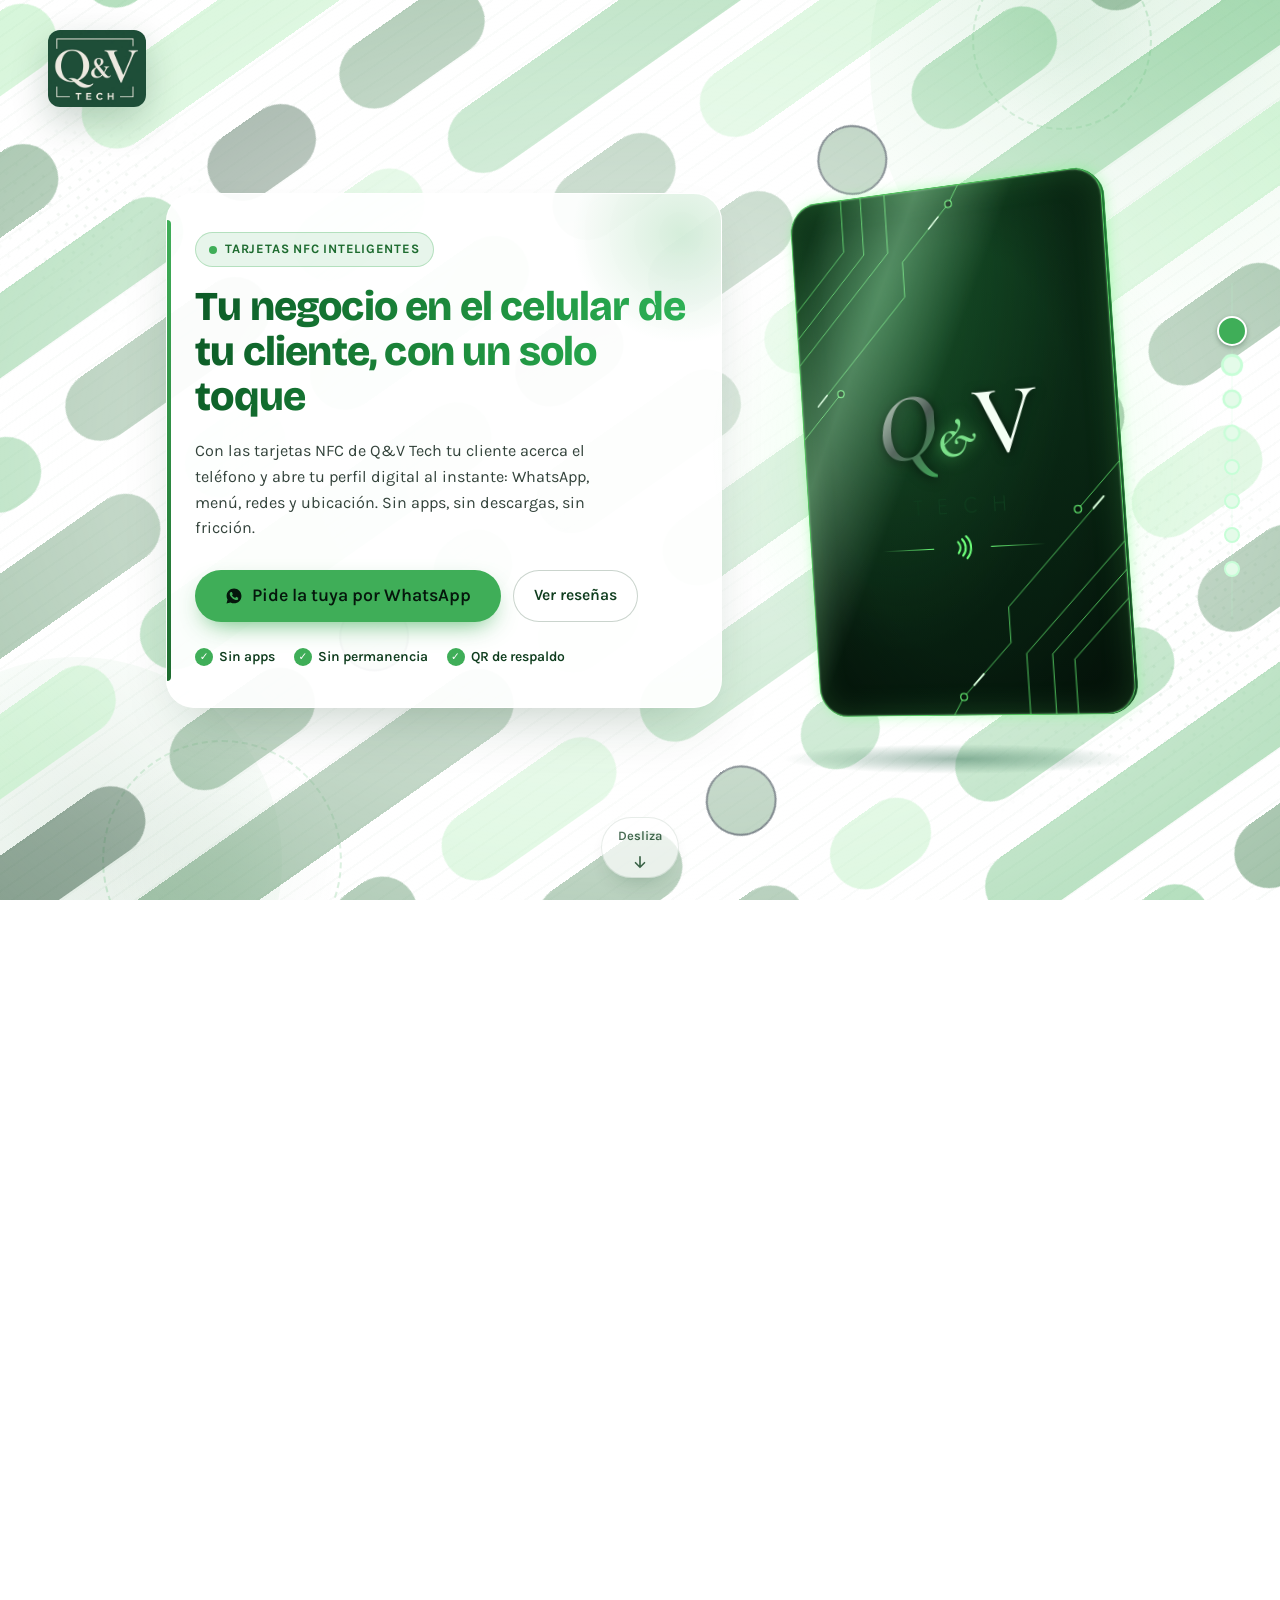
<file: index.html>
<!DOCTYPE html>
<!-- Definición del idioma del documento (Español de Chile) -->
<html lang="es-CL">
<head>
  <!-- ========================================== -->
  <!-- CONFIGURACIÓN BÁSICA Y METADATOS           -->
  <!-- ========================================== -->
  <meta charset="UTF-8">
  <meta name="viewport" content="width=device-width, initial-scale=1, viewport-fit=cover">
  <title>Q&V Tech — Tarjetas NFC para tu negocio</title>
  <meta name="description" content="Tarjetas NFC inteligentes de Q&V Tech: tu cliente acerca el teléfono y abre tu perfil digital con WhatsApp, menú, redes y ubicación. Sin apps, sin reimprimir.">
  <meta name="theme-color" content="#ffffff">
  
  <!-- Iconos de la pestaña y dispositivos Apple -->
  <link rel="preload" as="image" href="images/logo.jpg">
  <link rel="icon" href="images/logo.jpg">
  <link rel="apple-touch-icon" href="images/logo.jpg">

  <!-- ========================================== -->
  <!-- ETIQUETAS OPEN GRAPH (Para redes sociales) -->
  <!-- ========================================== -->
  <meta property="og:type" content="website">
  <meta property="og:title" content="Q&V Tech — Tarjetas NFC para tu negocio">
  <meta property="og:description" content="Un toque y tu cliente ve todo tu negocio: WhatsApp, menú, redes y ubicación.">
  <meta property="og:image" content="https://www.qvtech.lat/images/logo.jpg">
  <meta property="og:url" content="https://www.qvtech.lat/">
  <link rel="canonical" href="https://www.qvtech.lat/">
  <meta property="og:locale" content="es_CL">

  <!-- ========================================== -->
  <!-- FUENTES Y HOJAS DE ESTILO                  -->
  <!-- ========================================== -->
  <link rel="preconnect" href="https://fonts.googleapis.com">
  <link rel="preconnect" href="https://fonts.gstatic.com" crossorigin>
  <link href="https://fonts.googleapis.com/css2?family=Bricolage+Grotesque:opsz,wght@12..96,500;12..96,600;12..96,700;12..96,800&family=Karla:wght@300;400;500;600;700&family=Cormorant+Garamond:ital,wght@0,600;1,600&family=Jost:wght@300;400&display=swap" rel="stylesheet">

  <!-- Hoja de estilos principal -->
  <link rel="stylesheet" href="css/01-base.css">
  <link rel="stylesheet" href="css/02-fondo.css">
  <link rel="stylesheet" href="css/03-secciones.css">
  <link rel="stylesheet" href="css/04-navegacion.css">
  <link rel="stylesheet" href="css/05-genie.css">
  <link rel="stylesheet" href="css/06-hero.css">
  <link rel="stylesheet" href="css/07-contenido.css">
  <link rel="stylesheet" href="css/08-mejoras-visuales.css">
  <link rel="stylesheet" href="css/09-layout-global.css">
  <link rel="stylesheet" href="css/10-tarjeta-3d.css">
  <link rel="stylesheet" href="css/11-border-beam.css">
  <link rel="stylesheet" href="css/12-navegacion-logo-efectos.css">
  <link rel="stylesheet" href="css/13-canales-y-ajustes.css">
  <link rel="stylesheet" href="css/14-titulos-animados.css">
  <link rel="stylesheet" href="css/15-resenas-faq.css">
  <link rel="stylesheet" href="css/16-rendimiento.css">
  <link rel="stylesheet" href="css/17-movil.css">
  <link rel="stylesheet" href="css/18-movil-mejorado.css">
  <link rel="stylesheet" href="css/19-movil-calmo.css">
  <link rel="stylesheet" href="css/40-temas.css">

  <!-- Temas de festividad (se aplica al instante para evitar parpadeo) -->
  <script src="js/qv-config.js"></script>
  <script src="js/temas.js"></script>

  <!-- Script principal -->
  <script src="js/reloj.js" defer></script>
  <script src="js/tarjeta-nfc.js" defer></script>
  <script src="js/fondo.js" defer></script>
  <script src="js/navegacion.js" defer></script>
  <script src="js/logo-burbuja.js" defer></script>
  <script src="js/efectos.js" defer></script>
  <script src="js/acceso-oculto.js" defer></script>
  <script src="js/movil.js" defer></script>
</head>
<body>

  <!-- ========================================== -->
  <!-- FONDOS Y EFECTOS VISUALES                  -->
  <!-- ========================================== -->
  <div class="bg" aria-hidden="true">
    <div class="aurora"><i class="a1"></i><i class="a2"></i><i class="a3"></i><b></b></div>
    <span class="orb orb-1"></span>
    <span class="orb orb-2"></span>
    <span class="orb orb-3"></span>
    
    <span class="decor-circle decor-circle-top"></span>
    <span class="decor-circle decor-circle-bottom"></span>
    
    <span class="halftone ht-1"></span>
    <span class="halftone ht-2"></span>
    
    <div class="streaks" id="streaks"></div>
  </div>
  
  <div class="bg-veil" aria-hidden="true"></div>

  <!-- ========================================== -->
  <!-- NAVEGACIÓN LATERAL                         -->
  <!-- ========================================== -->
  <nav class="dots" id="dots" aria-label="Navegación entre secciones">
    <div class="neon-line-fill" id="neonLineFill" aria-hidden="true"></div>
    
    <button class="dot nav-dot" data-index="0" data-label="Inicio" aria-label="Ir a Inicio"></button>
    <button class="dot nav-dot" data-index="1" data-label="¿Por qué pasarme a NFC?" aria-label="Ir a ¿Por qué pasarme a NFC?"></button>
    <button class="dot nav-dot" data-index="2" data-label="¿Cómo funciona?" aria-label="Ir a ¿Cómo funciona?"></button>
    <button class="dot nav-dot" data-index="3" data-label="¿Qué incluye mi perfil?" aria-label="Ir a ¿Qué incluye mi perfil?"></button>
    <button class="dot nav-dot" data-index="4" data-label="Tus canales" aria-label="Ir a Tus canales"></button>
    <button class="dot nav-dot" data-index="5" data-label="Reseñas de clientes" aria-label="Ir a Reseñas de clientes"></button>
    <button class="dot nav-dot" data-index="6" data-label="Preguntas frecuentes" aria-label="Ir a Preguntas frecuentes"></button>
    <button class="dot nav-dot" data-index="7" data-label="Contáctanos" aria-label="Ir a Contáctanos"></button>
  </nav>

  <div class="genie is-logo" id="genie" aria-live="polite">
    <img src="images/logo.jpg" alt="Q&V Tech">
  </div>

  <div class="sections-wrap" id="wrap">

    <!-- SECCIÓN 0: Inicio / Hero -->
    <section class="section is-active" id="inicio">
      <div class="hero">
        <div class="reveal">
          <div class="slogan-box">
            <span class="eyebrow">Tarjetas NFC inteligentes</span>
            <h1>Tu negocio en el celular de tu cliente, con un solo toque</h1>
            <p>Con las tarjetas NFC de Q&amp;V Tech tu cliente acerca el teléfono y abre tu perfil digital al instante: WhatsApp, menú, redes y ubicación. Sin apps, sin descargas, sin fricción.</p>
            
            <div class="hero-actions">
              <a class="btn btn-primary" href="https://wa.me/56938666051?text=Hola%20Q%26V%20Tech%2C%20quiero%20una%20tarjeta%20NFC%20para%20mi%20negocio" target="_blank" rel="noopener">
                <svg viewBox="0 0 24 24" fill="currentColor" aria-hidden="true"><path d="M12.04 2C6.58 2 2.13 6.45 2.13 11.91c0 1.75.46 3.39 1.26 4.82L2 22l5.42-1.36a9.9 9.9 0 0 0 4.62 1.14h.01c5.46 0 9.9-4.45 9.9-9.9C21.95 6.45 17.5 2 12.04 2Zm5.8 14.02c-.24.68-1.4 1.3-1.94 1.38-.5.08-1.12.11-1.8-.11-.42-.13-.95-.3-1.64-.6-2.9-1.25-4.8-4.17-4.94-4.37-.14-.2-1.18-1.57-1.18-3 0-1.42.75-2.12 1.02-2.41.27-.29.58-.36.78-.36h.56c.18 0 .42-.07.65.5.24.58.82 2 .89 2.15.07.14.11.31.02.5-.09.19-.14.31-.28.47-.14.16-.29.36-.42.48-.14.13-.28.28-.12.55.16.27.71 1.18 1.53 1.91 1.05.94 1.94 1.24 2.21 1.38.27.14.43.11.59-.07.16-.18.68-.79.86-1.06.18-.27.36-.22.6-.13.24.09 1.53.72 1.79.85.26.13.43.19.5.3.07.11.07.63-.17 1.3Z"/></svg>
                Pide la tuya por WhatsApp
              </a>
              <button class="btn btn-ghost" data-goto="resenas">Ver reseñas</button>
            </div>
            <ul class="hero-badges"><li>Sin apps</li><li>Sin permanencia</li><li>QR de respaldo</li></ul>
          </div>
        </div>

        <div class="hero-right">
          <div class="qv-stage" id="qvStage" aria-label="Tarjeta NFC de Q&amp;V Tech">
            <div class="qv-aura"></div>
            <div class="qv-shadow" id="qvShadow"></div>
            <div class="qv-float">
              <div class="qv-card" id="qvCard">

                <div class="qv-face qv-front" id="qvFront">
                  <svg class="qv-circuit" viewBox="0 0 300 480" preserveAspectRatio="none" aria-hidden="true">
                    <g id="qvC">
                      <path d="M0 150 L96 54 L96 0"/>
                      <path d="M0 125 L72 53 L72 0"/>
                      <path d="M0 100 L52 48 L52 0"/>
                      <path d="M16 190 L110 96 L110 64 L158 16 L168 0"/>
                      <path class="pulse" d="M16 190 L110 96 L110 64 L158 16 L168 0"/>
                      <path d="M0 220 L40 180"/>
                      <circle cx="158" cy="16" r="3.2"/>
                      <circle cx="40" cy="180" r="3.2"/>
                    </g>
                    <use href="#qvC" transform="rotate(180 150 240)"/>
                    <path class="pulse b" d="M284 290 L190 384 L190 416 L142 464 L132 480"/>
                  </svg>
                  <div class="qv-logo"><span class="q">Q</span><span class="amp">&amp;</span><span class="v">V</span></div>
                  <div class="qv-tech">TECH</div>
                  <div class="qv-nfc"><i></i>
                    <svg viewBox="0 0 24 24"><path d="M8 7c2.5 3 2.5 7 0 10"/><path d="M12 4.5c4 4 4 11 0 15"/><path d="M16 2c5.5 5.5 5.5 14.500 0 20"/></svg>
                  <i></i></div>
                </div>

                <div class="qv-face qv-back" id="qvBack">
                  <svg class="qv-circuit" viewBox="0 0 300 480" preserveAspectRatio="none" aria-hidden="true">
                    <g id="qvD">
                      <path d="M300 130 L204 54 L204 0"/>
                      <path d="M300 100 L228 48 L228 0"/>
                      <path d="M284 190 L190 96 L190 64 L142 16 L132 0"/>
                      <path class="pulse" d="M284 190 L190 96 L190 64 L142 16 L132 0"/>
                      <circle cx="142" cy="16" r="3.2"/>
                    </g>
                    <use href="#qvD" transform="rotate(180 150 240)"/>
                  </svg>
                  <div class="qv-mono">&amp;</div>
                  <div class="qv-chip"></div>
                  <div class="qv-brand-b">Q&amp;V TECH</div>
                </div>
              </div>
            </div>
          </div>
        </div>
      </div>
    </section>

    <!-- SECCIÓN 1: ¿Por qué pasarme a NFC? -->
    <section class="section" id="por-que-nfc">
      <div class="content">
        <div class="reveal">
          <h1 class="title-why"><span class="t-full">Porque te diferencia del resto, optimiza la distribución de tu información y minimiza la dependencia de medios de impresión.</span><span class="t-short">Te diferencias, compartes sin errores y usas menos papel.</span></h1>
          <p class="sub">El mismo gesto de siempre, con un resultado distinto.</p>
        </div>
        
        <div class="grid stagger">
          <div class="card">
            <span class="ico"><svg viewBox="0 0 24 24"><path d="m12 3 2.5 5.6 6.1.7-4.5 4.1 1.2 6-5.3-3-5.3 3 1.2-6L3.4 9.3l6.1-.7L12 3Z"/></svg></span>
            <h3>Impacto inmediato</h3>
            <p><span class="t-full">Te diferencias de la competencia desde el primer contacto con tu cliente.</span><span class="t-short">Destacas desde el primer contacto.</span></p>
          </div>
          <div class="card">
            <span class="ico"><svg viewBox="0 0 24 24"><path d="M20 6 9 17l-5-5"/></svg></span>
            <h3>Cero errores al compartir datos</h3>
            <p><span class="t-full">Tu información llega completa y correcta, sin números mal copiados ni nombres mal escritos.</span><span class="t-short">Tus datos llegan completos y correctos.</span></p>
          </div>
          <div class="card">
            <span class="ico"><svg viewBox="0 0 24 24"><path d="M3 6h18"/><path d="M8 6V4h8v2"/><path d="M6 6l1 14h10l1-14"/></svg></span>
            <h3>Menos papel</h3>
            <p><span class="t-full">Reemplaza las tarjetas tradicionales por una solución reutilizable que no se moja ni se dobla.</span><span class="t-short">Reutilizable: no se moja ni se dobla.</span></p>
          </div>
        </div>
        <p class="rubros-t"><span class="t-full">Pensado para negocios como</span><span class="t-short">Ideal para</span></p>
        <ul class="rubros"><li><span class="t-full">Restaurantes y cafés</span><span class="t-short">Restaurantes</span></li><li><span class="t-full">Peluquerías y estética</span><span class="t-short">Peluquerías</span></li><li><span class="t-full">Profesionales independientes</span><span class="t-short">Profesionales</span></li><li><span class="t-full">Tiendas y emprendimientos</span><span class="t-short">Tiendas</span></li></ul>
      </div>
    </section>

    <!-- SECCIÓN 2: ¿Cómo funciona? -->
    <section class="section sec-how" id="como-funciona">
      <div class="content">
        <div class="reveal">
          <h2>Tu cliente acerca el teléfono y su perfil se abre solo.</h2>
          <p class="sub">Tres segundos entre tu tarjeta y su pantalla. Sin instalar nada.</p>
        </div>
        
        <!-- Demo del teléfono con hora sincronizada en tiempo real -->
        <div class="phone-demo" aria-hidden="true">
          <div class="pd-card"><span>Q&amp;V</span><em></em></div>
          <div class="pd-phone"><div class="pd-notch"></div>
            <div class="pd-screen">
              <div class="pd-time" id="liveClock">00:00<small id="liveDate">Cargando...</small></div>
              <div class="pd-apps"><i></i><i></i><i></i><i></i><i></i><i></i><i></i><i></i></div>
              <div class="pd-notif"><b>Q&amp;V</b><span><strong>Q&amp;V Tech</strong>Toca para abrir tu perfil</span></div>
              <u class="pd-tap"></u>
              <div class="pd-page">
                <div class="pd-head"><b>Q&amp;V</b><strong>Tu negocio</strong><small>Perfil digital</small></div>
                <span class="pd-link"><img loading="lazy" decoding="async" src="images/WhatsApp.png" alt="">WhatsApp</span>
                <span class="pd-link"><img loading="lazy" decoding="async" src="images/Instagram.png" alt="">Instagram</span>
                <span class="pd-link"><img loading="lazy" decoding="async" src="images/Facebook.png" alt="">Facebook</span>
                <span class="pd-link"><img loading="lazy" decoding="async" src="images/Google_Maps.png" alt="">Ubicación</span>
              </div>
            </div>
          </div>
        </div>
        
        <div class="grid stagger">
          <div class="card">
            <span class="ico"><svg viewBox="0 0 24 24"><rect x="6" y="2" width="12" height="20" rx="3"/><path d="M11 18h2"/></svg></span>
            <h3>Acerca el celular</h3>
            <p>Tu cliente solo toca la tarjeta NFC con su teléfono. No descarga ninguna aplicación ni escribe direcciones.</p>
          </div>
          <div class="card">
            <span class="ico"><svg viewBox="0 0 24 24"><path d="M13 2 4.5 13H11l-1 9 8.5-11H12l1-9Z"/></svg></span>
            <h3>Se abre tu perfil al instante</h3>
            <p>Aparece un aviso en pantalla y, al tocarlo, se abre el perfil digital de tu negocio listo para explorar.</p>
          </div>
          <div class="card">
            <span class="ico"><svg viewBox="0 0 24 24"><path d="M3 17l5-5 4 3 8-8"/><path d="M15 7h5v5"/></svg></span>
            <h3>Beneficio directo</h3>
            <p>Generas contactos sin fricción y actualizas tu información cuando quieras, sin papel ni reimpresiones.</p>
          </div>
        </div>
      </div>
    </section>

    <!-- SECCIÓN 3: ¿Qué incluye mi perfil? -->
    <section class="section" id="perfil">
      <div class="content">
        <div class="reveal">
          <h2>Tu identidad, tus enlaces y todo lo que quieras mostrar.</h2>
          <p class="sub">No es una plantilla genérica: lo armamos con lo que de verdad usas.</p>
        </div>
        
        <div class="grid stagger">
          <div class="card">
            <span class="ico"><svg viewBox="0 0 24 24"><path d="M12 3a9 9 0 1 0 0 18c1.1 0 1.8-.8 1.8-1.7 0-.5-.2-.9-.5-1.2-.3-.3-.5-.7-.5-1.2 0-1 .8-1.7 1.8-1.7H17a4 4 0 0 0 4-4c0-4.4-4-8.2-9-8.2Z"/><circle cx="7.5" cy="11" r="1"/><circle cx="10.5" cy="7" r="1"/><circle cx="15.5" cy="7.5" r="1"/></svg></span>
            <h3>Identidad visual propia</h3>
            <p>Colores, logo y estilo de tu negocio reflejados en cada detalle del perfil.</p>
          </div>
          <div class="card">
            <span class="ico"><svg viewBox="0 0 24 24"><path d="M10 13a5 5 0 0 0 7 0l3-3a5 5 0 0 0-7-7l-1 1"/><path d="M14 11a5 5 0 0 0-7 0l-3 3a5 5 0 0 0 7 7l1-1"/></svg></span>
            <h3>Enlaces directos de contacto</h3>
            <p>WhatsApp, redes sociales, menú y ubicación, todo a un toque de distancia.</p>
          </div>
          <div class="card">
            <span class="ico"><svg viewBox="0 0 24 24"><rect x="4" y="3" width="16" height="18" rx="3"/><path d="M8 8h8M8 12h8M8 16h5"/></svg></span>
            <h3>Funciona en cualquier teléfono</h3>
            <p>Nativo en iPhone y Android con NFC activado. Además, cada tarjeta lleva un código QR de respaldo.</p>
          </div>
        </div>
      </div>
    </section>

    <!-- SECCIÓN 4: Tus canales -->
    <section class="section sec-channels" id="canales">
      <div class="content ch-content">
        <div class="ch-layout">

          <div class="ch-copy reveal">
            <p class="ch-eyebrow">En la página digital</p>
            <h2 class="ch-title"><span>Todos tus canales,</span> <em>en un solo lugar.</em></h2>
            <p class="ch-note">Cada negocio tiene su propia configuración: se muestran solo los canales que ese negocio realmente usa.</p>
          </div>

          <div class="ch-stage">
            <svg class="ch-orbit" viewBox="0 0 520 470" preserveAspectRatio="none" fill="none" aria-hidden="true">
              <path id="chArc" d="M70 70C170 -4 380 -14 452 112c52 92 30 214-26 300" />
              <path d="M26 190c-30 66-14 150 40 214" />
              <g class="ch-sat">
                <circle r="9" fill="#3fae58" opacity=".22"/>
                <circle r="3.6" fill="#3fae58"/>
                <animateMotion dur="9s" repeatCount="indefinite" calcMode="spline" keyPoints="0;1;0" keyTimes="0;.5;1" keySplines=".45 0 .55 1;.45 0 .55 1">
                  <mpath href="#chArc"/>
                </animateMotion>
              </g>
            </svg>
            <svg class="ch-star" viewBox="0 0 60 60" aria-hidden="true"><path d="M30 4c1.6 14 7.4 21.4 26 26-18.6 4.6-24.4 12-26 26-1.6-14-7.4-21.4-26-26C22.6 25.4 28.4 18 30 4Z"/></svg>

            <div class="ch-grid stagger">
              <div class="ch-tile ch-fav">
                <span class="ch-arrow"><svg viewBox="0 0 24 24" aria-hidden="true"><path d="M5 12h14M13 6l6 6-6 6"/></svg></span>
                <span class="ch-ico"><svg viewBox="0 0 24 24" class="ch-spark" aria-hidden="true"><path d="M12 2c.8 5.4 3.2 8.2 9 10-5.8 1.8-8.2 4.6-9 10-.8-5.4-3.2-8.2-9-10 5.8-1.8 8.2-4.6 9-10Z"/></svg></span>
                <span class="ch-name">Favoritos</span>
                <span class="ch-sub">Tus canales más usados</span>
              </div>
            <div class="ch-tile">
              <span class="ch-ico"><img loading="lazy" decoding="async" src="images/WhatsApp.png" alt="WhatsApp"></span>
              <span class="ch-badge">3</span>
              <span class="ch-name">WhatsApp</span>
              <span class="ch-sub">Mensajes</span>
            </div>
            <div class="ch-tile">
              <span class="ch-ico"><img loading="lazy" decoding="async" src="images/Instagram.png" alt="Instagram"></span>
              <span class="ch-badge">12</span>
              <span class="ch-name">Instagram</span>
              <span class="ch-sub">Redes</span>
            </div>
            <div class="ch-tile">
              <span class="ch-ico"><img loading="lazy" decoding="async" src="images/Google_Maps.png" alt="Google Maps"></span>
              <span class="ch-name">Google Maps</span>
              <span class="ch-sub">Explora</span>
            </div>
            <div class="ch-tile">
              <span class="ch-ico"><img loading="lazy" decoding="async" src="images/Facebook.png" alt="Facebook"></span>
              <span class="ch-badge">1</span>
              <span class="ch-name">Facebook</span>
              <span class="ch-sub">Comunidad</span>
            </div>
            <div class="ch-tile">
              <span class="ch-ico"><span class="ch-line"><svg viewBox="0 0 24 24" aria-hidden="true"><path d="M5 4h3.2l1.6 4.2-2 1.3a11 11 0 0 0 5.7 5.7l1.3-2L19 14.8V18a2 2 0 0 1-2 2A13 13 0 0 1 3 6a2 2 0 0 1 2-2Z"/></svg></span></span>
              <span class="ch-badge">1</span>
              <span class="ch-name">Teléfono</span>
              <span class="ch-sub">Llamadas</span>
            </div>
            <div class="ch-tile">
              <span class="ch-ico"><img loading="lazy" decoding="async" src="images/Tiktok.png" alt="TikTok"></span>
              <span class="ch-name">TikTok</span>
              <span class="ch-sub">Contenido</span>
            </div>
            <div class="ch-tile">
              <span class="ch-ico"><span class="ch-line"><svg viewBox="0 0 24 24" aria-hidden="true"><circle cx="12" cy="12" r="9"/><path d="M3 12h18M12 3c2.6 2.4 4 5.5 4 9s-1.4 6.6-4 9c-2.6-2.4-4-5.5-4-9s1.4-6.6 4-9Z"/></svg></span></span>
              <span class="ch-name">Página web</span>
              <span class="ch-sub">Sitios útiles</span>
            </div>
            <div class="ch-tile">
              <span class="ch-ico"><span class="ch-line"><svg viewBox="0 0 24 24" aria-hidden="true"><rect x="3" y="5" width="18" height="14" rx="2.5"/><path d="m3.8 7 8.2 6.2L20.2 7"/></svg></span></span>
              <span class="ch-badge">2</span>
              <span class="ch-name">Correo</span>
              <span class="ch-sub">Gestión</span>
            </div>
            </div>
          </div>

        </div>
      </div>
    </section>

    <!-- SECCIÓN 5: Reseñas de clientes -->
    <!-- IMPORTANTE: los textos y nombres de abajo son de ejemplo. Reemplázalos por reseñas reales de tus clientes antes de publicar. -->
    <section class="section sec-reviews" id="resenas">
      <div class="content">
        <div class="reveal">
          <h2>Lo que dicen nuestros clientes.</h2>
          <p class="sub">La mejor forma de conocernos es ver cómo les va a otros negocios con su tarjeta.</p>
        </div>

        <div class="grid stagger">
          <figure class="card review-card">
            <span class="rv-stars" role="img" aria-label="5 de 5 estrellas"><svg viewBox="0 0 24 24" aria-hidden="true"><path d="m12 3 2.5 5.6 6.1.7-4.5 4.1 1.2 6-5.3-3-5.3 3 1.2-6L3.4 9.3l6.1-.7L12 3Z"/></svg><svg viewBox="0 0 24 24" aria-hidden="true"><path d="m12 3 2.5 5.6 6.1.7-4.5 4.1 1.2 6-5.3-3-5.3 3 1.2-6L3.4 9.3l6.1-.7L12 3Z"/></svg><svg viewBox="0 0 24 24" aria-hidden="true"><path d="m12 3 2.5 5.6 6.1.7-4.5 4.1 1.2 6-5.3-3-5.3 3 1.2-6L3.4 9.3l6.1-.7L12 3Z"/></svg><svg viewBox="0 0 24 24" aria-hidden="true"><path d="m12 3 2.5 5.6 6.1.7-4.5 4.1 1.2 6-5.3-3-5.3 3 1.2-6L3.4 9.3l6.1-.7L12 3Z"/></svg><svg viewBox="0 0 24 24" aria-hidden="true"><path d="m12 3 2.5 5.6 6.1.7-4.5 4.1 1.2 6-5.3-3-5.3 3 1.2-6L3.4 9.3l6.1-.7L12 3Z"/></svg></span>
            <blockquote>Mis clientes ya no anotan mi número a mano: acercan el celular y tienen todo al instante. Se ve profesional y es mucho más rápido.</blockquote>
            <figcaption>
              <span class="rv-avatar" aria-hidden="true">A</span>
              <span class="rv-who"><strong>Nombre del cliente</strong><small>Rubro del negocio</small></span>
            </figcaption>
          </figure>
          <figure class="card review-card">
            <span class="rv-stars" role="img" aria-label="5 de 5 estrellas"><svg viewBox="0 0 24 24" aria-hidden="true"><path d="m12 3 2.5 5.6 6.1.7-4.5 4.1 1.2 6-5.3-3-5.3 3 1.2-6L3.4 9.3l6.1-.7L12 3Z"/></svg><svg viewBox="0 0 24 24" aria-hidden="true"><path d="m12 3 2.5 5.6 6.1.7-4.5 4.1 1.2 6-5.3-3-5.3 3 1.2-6L3.4 9.3l6.1-.7L12 3Z"/></svg><svg viewBox="0 0 24 24" aria-hidden="true"><path d="m12 3 2.5 5.6 6.1.7-4.5 4.1 1.2 6-5.3-3-5.3 3 1.2-6L3.4 9.3l6.1-.7L12 3Z"/></svg><svg viewBox="0 0 24 24" aria-hidden="true"><path d="m12 3 2.5 5.6 6.1.7-4.5 4.1 1.2 6-5.3-3-5.3 3 1.2-6L3.4 9.3l6.1-.7L12 3Z"/></svg><svg viewBox="0 0 24 24" aria-hidden="true"><path d="m12 3 2.5 5.6 6.1.7-4.5 4.1 1.2 6-5.3-3-5.3 3 1.2-6L3.4 9.3l6.1-.7L12 3Z"/></svg></span>
            <blockquote>Cambié mi información sin reimprimir nada. El perfil se actualiza y la misma tarjeta sigue funcionando.</blockquote>
            <figcaption>
              <span class="rv-avatar" aria-hidden="true">B</span>
              <span class="rv-who"><strong>Nombre del cliente</strong><small>Rubro del negocio</small></span>
            </figcaption>
          </figure>
          <figure class="card review-card">
            <span class="rv-stars" role="img" aria-label="5 de 5 estrellas"><svg viewBox="0 0 24 24" aria-hidden="true"><path d="m12 3 2.5 5.6 6.1.7-4.5 4.1 1.2 6-5.3-3-5.3 3 1.2-6L3.4 9.3l6.1-.7L12 3Z"/></svg><svg viewBox="0 0 24 24" aria-hidden="true"><path d="m12 3 2.5 5.6 6.1.7-4.5 4.1 1.2 6-5.3-3-5.3 3 1.2-6L3.4 9.3l6.1-.7L12 3Z"/></svg><svg viewBox="0 0 24 24" aria-hidden="true"><path d="m12 3 2.5 5.6 6.1.7-4.5 4.1 1.2 6-5.3-3-5.3 3 1.2-6L3.4 9.3l6.1-.7L12 3Z"/></svg><svg viewBox="0 0 24 24" aria-hidden="true"><path d="m12 3 2.5 5.6 6.1.7-4.5 4.1 1.2 6-5.3-3-5.3 3 1.2-6L3.4 9.3l6.1-.7L12 3Z"/></svg><svg viewBox="0 0 24 24" aria-hidden="true"><path d="m12 3 2.5 5.6 6.1.7-4.5 4.1 1.2 6-5.3-3-5.3 3 1.2-6L3.4 9.3l6.1-.7L12 3Z"/></svg></span>
            <blockquote>Lo que más me gustó fue que no necesitan instalar nada. Abren el perfil y me escriben directo por WhatsApp.</blockquote>
            <figcaption>
              <span class="rv-avatar" aria-hidden="true">C</span>
              <span class="rv-who"><strong>Nombre del cliente</strong><small>Rubro del negocio</small></span>
            </figcaption>
          </figure>
        </div>
      </div>
    </section>

    <!-- SECCIÓN 6: Preguntas frecuentes -->
    <section class="section sec-faq" id="faq">
      <div class="content">
        <div class="reveal">
          <h2>Estas son las que más nos preguntan.</h2>
          <p class="sub">Si te queda otra, nos escribes por WhatsApp y te respondemos.</p>
        </div>
        
        <div class="grid stagger">
          <div class="card">
            <h3>¿Funciona en cualquier teléfono?</h3>
            <p>Sí, en la mayoría de los iPhone y Android con NFC activado. Por si acaso, cada tarjeta incluye un QR de respaldo.</p>
          </div>
          <div class="card">
            <h3>¿El cliente necesita una app?</h3>
            <p>No. El perfil se abre en el navegador que ya viene en el teléfono, igual que cualquier página.</p>
          </div>
          <div class="card">
            <h3>¿Tiene costos ocultos?</h3>
            <p>No. El valor de tu tarjeta y tu perfil digital queda claro desde el principio.</p>
          </div>
          <div class="card">
            <h3>¿Hay permanencia obligatoria?</h3>
            <p>No te atamos a contratos forzosos: tú decides cuándo actualizar, sumar tarjetas o renovar.</p>
          </div>
          <div class="card">
            <h3>¿Sirve para mi rubro?</h3>
            <p>Si, El sistema se adapta a diversos rubros como por ejemplo en restaurantes ofrece menús, reservas y reseñas; para profesionales independientes y prestadores de servicios, etc.</p>
          </div>
          <div class="card">
            <h3>¿Por qué confiar en nosotros?</h3>
            <p>Porque somos claros desde el primer mensaje: te damos el valor exacto, sin costos ocultos ni permanencia, y cada tarjeta incluye un QR de respaldo. Además, siempre puedes escribirnos por WhatsApp para resolver tus dudas.</p>
          </div>
        </div>
      </div>
    </section>

    <!-- SECCIÓN 7: Contáctanos -->
    <section class="section" id="contacto">
      <div class="closing reveal">
        <h2>¿Te convencimos? Aprovecha y hazte socio junto a nosotros.</h2>
        <p>Cuéntanos el nombre de tu negocio y qué quieres mostrar. Te respondemos con una propuesta y el valor exacto.</p>
        <p class="cta-note">Sin formularios ni esperas: escríbenos por WhatsApp y te enviamos el valor exacto de tu tarjeta y tu perfil.</p>
        
        <div class="hero-actions">
          <a class="btn btn-primary" href="https://wa.me/56938666051?text=Hola%20Q%26V%20Tech%2C%20quiero%20una%20tarjeta%20NFC%20para%20mi%20negocio" target="_blank" rel="noopener">
            <svg viewBox="0 0 24 24" fill="currentColor" aria-hidden="true"><path d="M12.04 2C6.58 2 2.13 6.45 2.13 11.91c0 1.75.46 3.39 1.26 4.82L2 22l5.42-1.36a9.9 9.9 0 0 0 4.62 1.14h.01c5.46 0 9.9-4.45 9.9-9.9C21.95 6.45 17.5 2 12.04 2Zm5.8 14.02c-.24.68-1.4 1.3-1.94 1.38-.5.08-1.12.11-1.8-.11-.42-.13-.95-.3-1.64-.6-2.9-1.25-4.8-4.17-4.94-4.37-.14-.2-1.18-1.57-1.18-3 0-1.42.75-2.12 1.02-2.41.27-.29.58-.36.78-.36h.56c.18 0 .42-.07.65.5.24.58.82 2 .89 2.15.07.14.11.31.02.5-.09.19-.14.31-.28.47-.14.16-.29.36-.42.48-.14.13-.28.28-.12.55.16.27.71 1.18 1.53 1.91 1.05.94 1.94 1.24 2.21 1.38.27.14.43.11.59-.07.16-.18.68-.79.86-1.06.18-.27.36-.22.6-.13.24.09 1.53.72 1.79.85.26.13.43.19.5.3.07.11.07.63-.17 1.3Z"/></svg>
            +56 9 3866 6051
          </a>
          <button class="btn btn-ghost" data-goto="0">Volver al inicio</button>
        </div>
        
        <small>© <span id="year">2026</span> Q&amp;V Tech · Tarjetas NFC para negocios · <a class="legal-link" href="privacidad/">Política de privacidad</a></small>
      </div>
    </section>

  </div>

  <div class="scroll-hint" id="hint" aria-hidden="true">
    <span>Desliza</span>
    <svg viewBox="0 0 24 24" fill="none" stroke="currentColor" stroke-width="2.2" stroke-linecap="round" stroke-linejoin="round"><path d="M12 5v14M6 13l6 6 6-6"/></svg>
  </div>

  <script type="application/ld+json">
  {
    "@context": "https://schema.org",
    "@type": "LocalBusiness",
    "name": "Q&V Tech",
    "description": "Tarjetas NFC inteligentes y perfiles digitales para negocios en Chile.",
    "telephone": "+56938666051",
    "url": "https://www.qvtech.lat/",
    "areaServed": "CL",
    "logo": "images/logo.jpg"
  }
  </script>

</body>
</html>
</file>
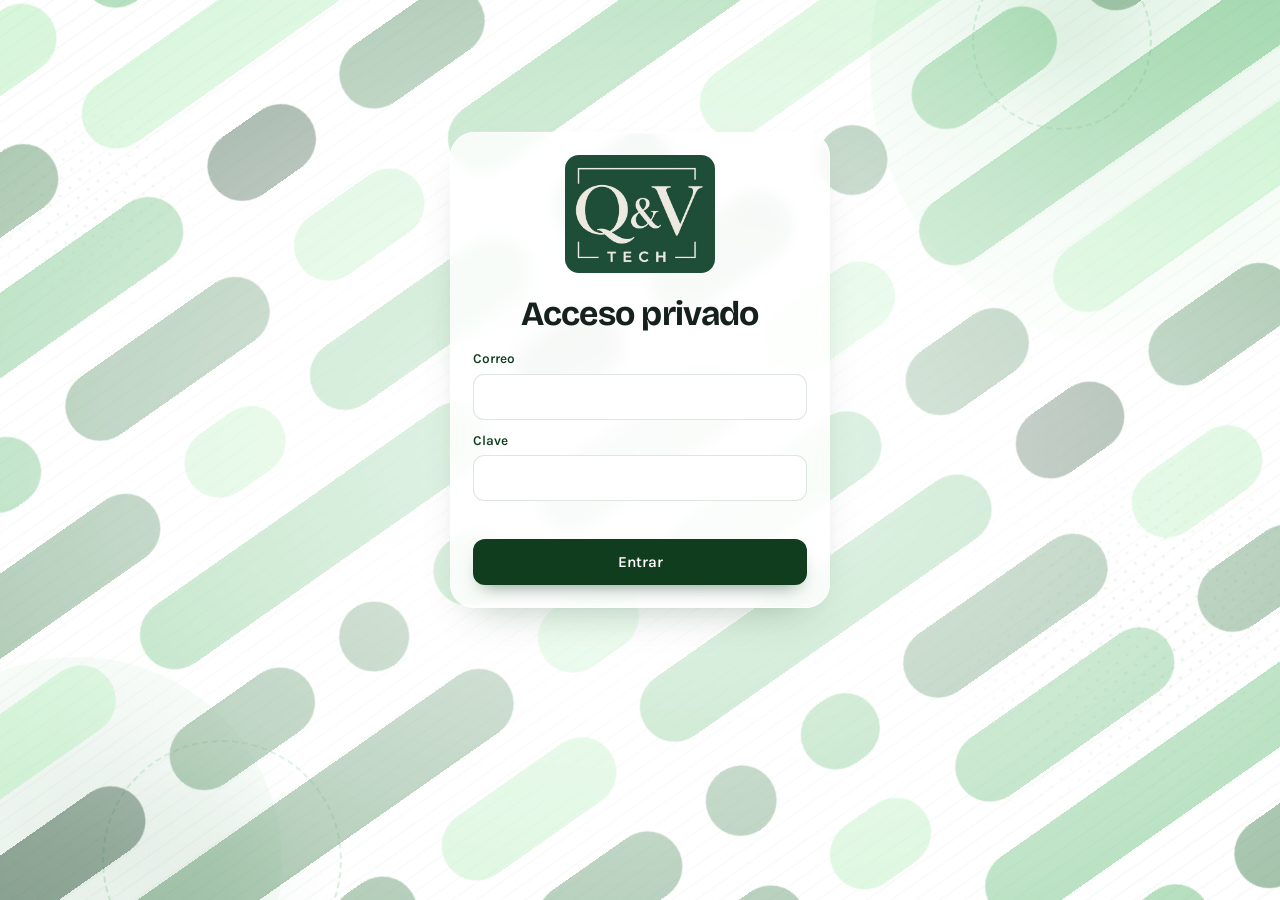
<file: admin/index.html>
<!DOCTYPE html>
<html lang="es-CL" data-temas-off><head>
<meta charset="UTF-8"><meta name="viewport" content="width=device-width, initial-scale=1, maximum-scale=1, user-scalable=no, viewport-fit=cover">
<meta name="robots" content="noindex,nofollow"><title>Panel Q&V</title>
<meta name="theme-color" content="#ffffff">
<link rel="icon" href="../images/logo.jpg">
<link rel="apple-touch-icon" href="../images/icon-180.png">
<link rel="icon" type="image/png" sizes="192x192" href="../images/icon-192.png">
<link rel="manifest" href="admin.webmanifest">
<meta name="apple-mobile-web-app-capable" content="yes"><meta name="mobile-web-app-capable" content="yes">
<meta name="apple-mobile-web-app-title" content="Panel Q&V"><meta name="apple-mobile-web-app-status-bar-style" content="default">
<link rel="preconnect" href="https://fonts.googleapis.com"><link rel="preconnect" href="https://fonts.gstatic.com" crossorigin>
<link href="https://fonts.googleapis.com/css2?family=Bricolage+Grotesque:opsz,wght@12..96,600;12..96,700;12..96,800&family=Karla:wght@400;500;600&display=swap" rel="stylesheet">
<link rel="stylesheet" href="../css/01-base.css"><link rel="stylesheet" href="../css/02-fondo.css"><link rel="stylesheet" href="../css/16-rendimiento.css"><link rel="stylesheet" href="../css/30-admin.css">
<script src="../js/qv-config.js"></script><script src="../js/temas.js"></script><script src="../js/qv-core.js"></script><script src="../js/qv-datos.js"></script><script src="../js/sin-zoom.js"></script><script src="../js/fondo.js" defer></script><script src="../js/admin.js" defer></script>
</head><body>
<div class="bg" aria-hidden="true">
  <span class="orb orb-1"></span><span class="orb orb-2"></span><span class="orb orb-3"></span>
  <span class="decor-circle decor-circle-top"></span><span class="decor-circle decor-circle-bottom"></span>
  <span class="halftone ht-1"></span><span class="halftone ht-2"></span>
  <div class="streaks" id="streaks"></div>
</div>
<div class="bg-veil" aria-hidden="true"></div>
<div id="app" class="ad"></div><div id="toast" class="toast" role="status"></div>
</body></html>
</file>
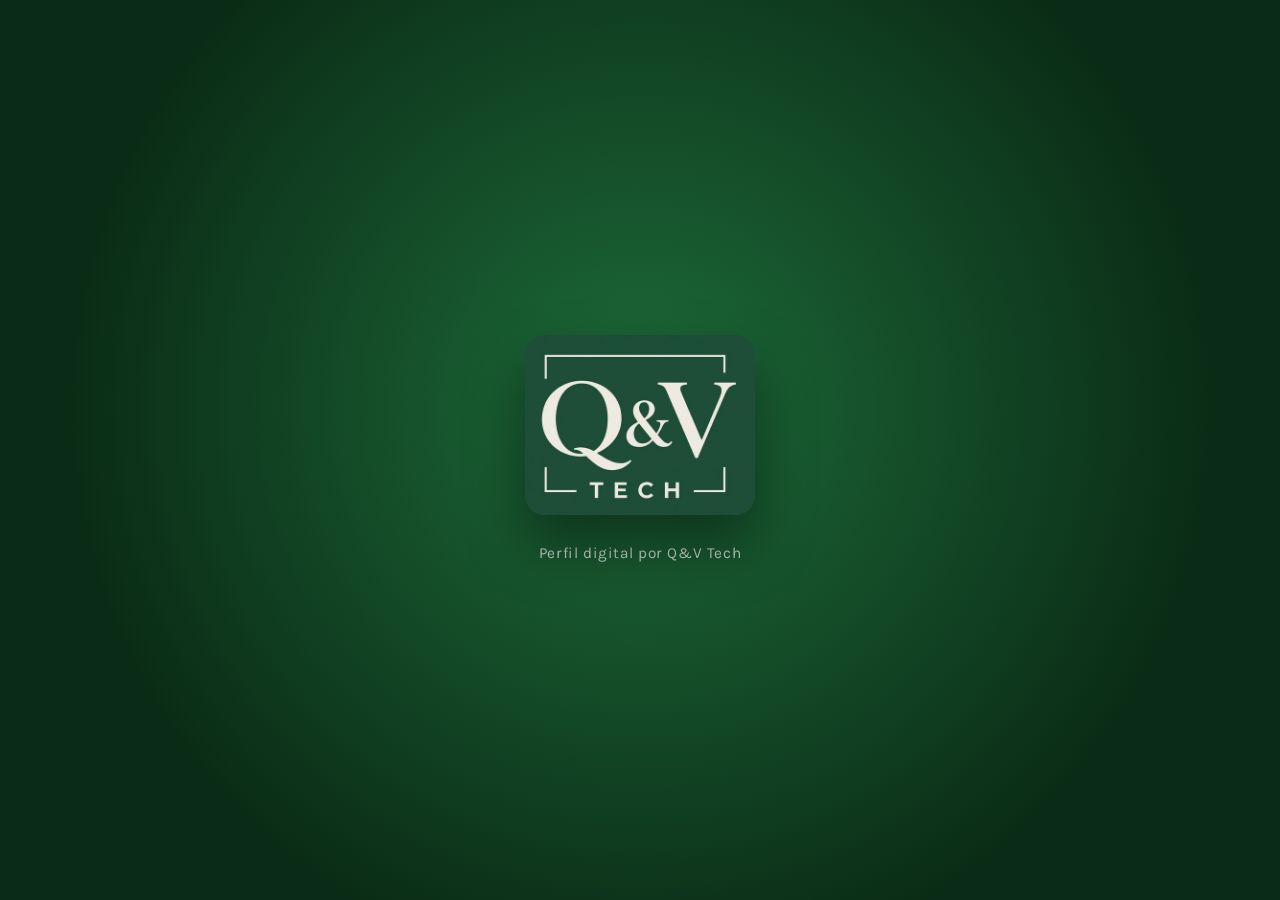
<file: cliente/index.html>
<!DOCTYPE html>
<html lang="es-CL">
<head>
<meta charset="UTF-8">
<meta name="viewport" content="width=device-width, initial-scale=1, viewport-fit=cover">
<meta name="robots" content="noindex,nofollow">
<meta name="theme-color" content="#ffffff">
<title>Perfil digital — Q&V Tech</title>
<link rel="icon" href="../images/logo.jpg">
<link rel="apple-touch-icon" href="../images/icon-180.png">
<link rel="preconnect" href="https://fonts.googleapis.com"><link rel="preconnect" href="https://fonts.gstatic.com" crossorigin>
<link href="https://fonts.googleapis.com/css2?family=Bricolage+Grotesque:opsz,wght@12..96,600;12..96,700;12..96,800&family=Karla:wght@400;500;600&display=swap" rel="stylesheet">
<link rel="stylesheet" href="../css/01-base.css"><link rel="stylesheet" href="../css/02-fondo.css"><link rel="stylesheet" href="../css/16-rendimiento.css"><link rel="stylesheet" href="../css/20-cliente.css">
<script src="../js/qv-config.js"></script><script src="../js/qv-core.js"></script><script src="../js/qv-datos.js"></script><script src="../js/fondo.js" defer></script><script src="../js/cliente.js" defer></script>
</head>
<body>
<div class="bg" aria-hidden="true">
  <span class="orb orb-1"></span>
  <span class="orb orb-2"></span>
  <span class="orb orb-3"></span>
  <span class="decor-circle decor-circle-top"></span>
  <span class="decor-circle decor-circle-bottom"></span>
  <span class="halftone ht-1"></span>
  <span class="halftone ht-2"></span>
  <div class="streaks" id="streaks"></div>
</div>
<div class="bg-veil" aria-hidden="true"></div>
<!-- Animación de entrada con el logo de Q&V (se ve al escanear la tarjeta) -->
<div class="splash" id="splash" aria-hidden="true"><div class="sp-logo"><span class="sp-ring"></span><img src="../images/logo.jpg" alt=""><i class="sp-sheen"></i></div><p class="sp-txt">Perfil digital por Q&amp;V Tech</p></div>
<main class="page" id="page"></main>
<noscript><p style="padding:2rem;text-align:center">Activa JavaScript para ver este perfil.</p></noscript>
</body>
</html>
</file>
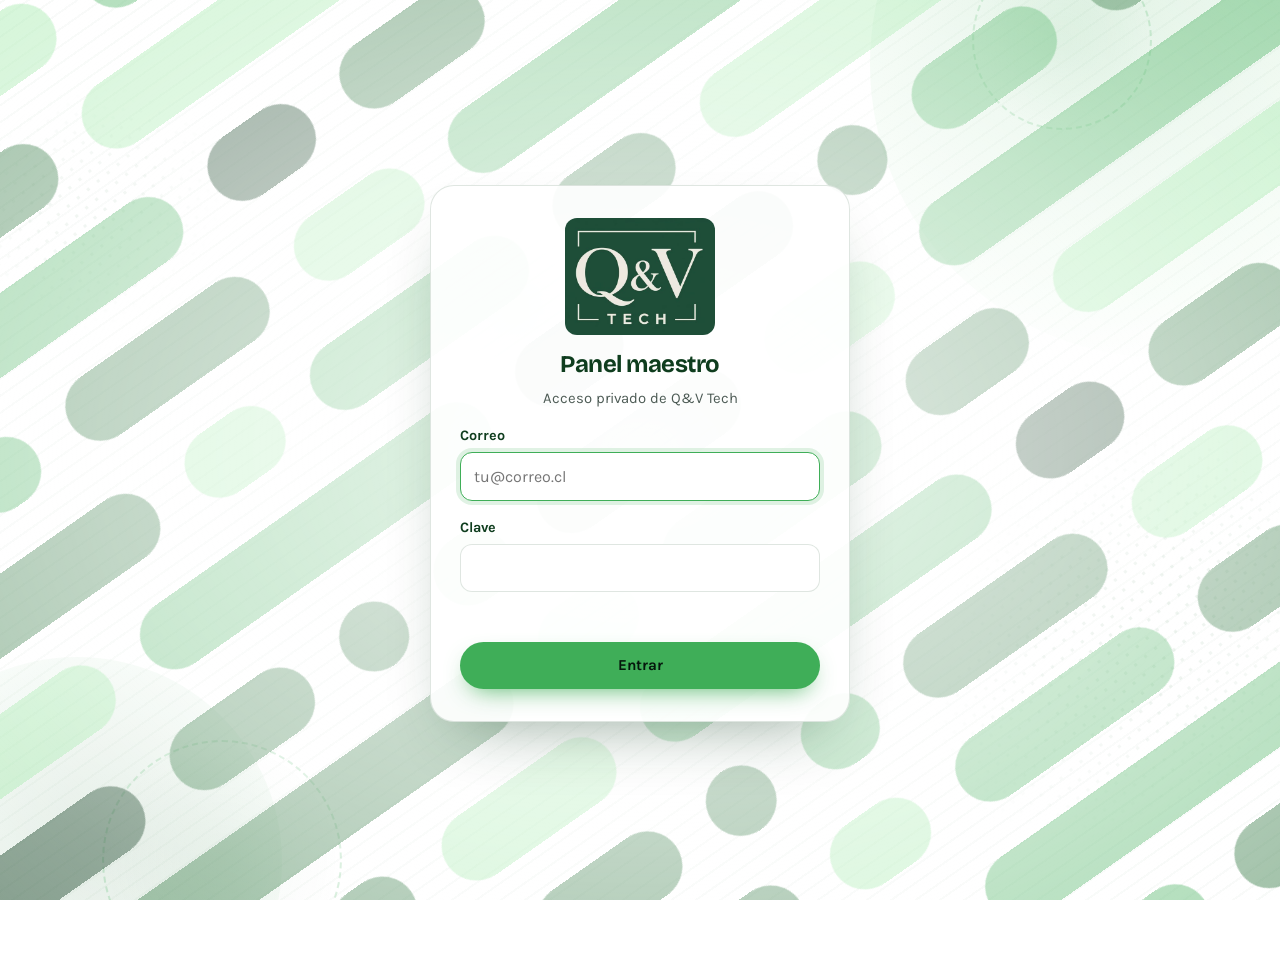
<file: maestro/index.html>
<!DOCTYPE html>
<html lang="es-CL">
<head>
  <meta charset="UTF-8">
  <meta name="viewport" content="width=device-width, initial-scale=1, maximum-scale=1, user-scalable=no, viewport-fit=cover">
  <title>Panel maestro · Q&V Tech</title>
  <meta name="robots" content="noindex,nofollow,noarchive">
  <meta name="theme-color" content="#0f3d1e">
  <link rel="icon" href="../images/logo.jpg"><link rel="apple-touch-icon" href="../images/icon-180.png">
  <link rel="preconnect" href="https://fonts.googleapis.com">
  <link rel="preconnect" href="https://fonts.gstatic.com" crossorigin>
  <link href="https://fonts.googleapis.com/css2?family=Bricolage+Grotesque:opsz,wght@12..96,600;12..96,700;12..96,800&family=Karla:wght@400;500;600;700&display=swap" rel="stylesheet">
  <link rel="stylesheet" href="../css/02-fondo.css">
  <link rel="stylesheet" href="../css/16-rendimiento.css">
  <link rel="stylesheet" href="../css/30-maestro.css">
  <script src="../js/sin-zoom.js"></script>
  <script src="../js/qv-config.js" defer></script>
  <script src="../js/qv-core.js" defer></script>
  <script src="../js/qv-datos.js" defer></script>
  <script src="../js/fondo.js" defer></script>
  <script src="../js/maestro.js" defer></script>
</head>
<body>
  <div class="bg" aria-hidden="true">
    <span class="orb orb-1"></span>
    <span class="orb orb-2"></span>
    <span class="orb orb-3"></span>
    <span class="decor-circle decor-circle-top"></span>
    <span class="decor-circle decor-circle-bottom"></span>
    <span class="halftone ht-1"></span>
    <span class="halftone ht-2"></span>
    <div class="streaks" id="streaks"></div>
  </div>
  <div class="bg-veil" aria-hidden="true"></div>
  <header class="top" id="top" hidden>
    <a class="marca" href="./" aria-label="Panel maestro"><img src="../images/logo.jpg" alt="Q&V Tech"><span>Panel maestro</span></a>
    <div class="usuario"><span id="quien"></span><button class="btn ghost sm" id="salir" type="button">Salir</button></div>
  </header>
  <main id="vista"></main>
  <div class="toasts" id="toasts" role="status" aria-live="polite"></div>
</body>
</html>
</file>
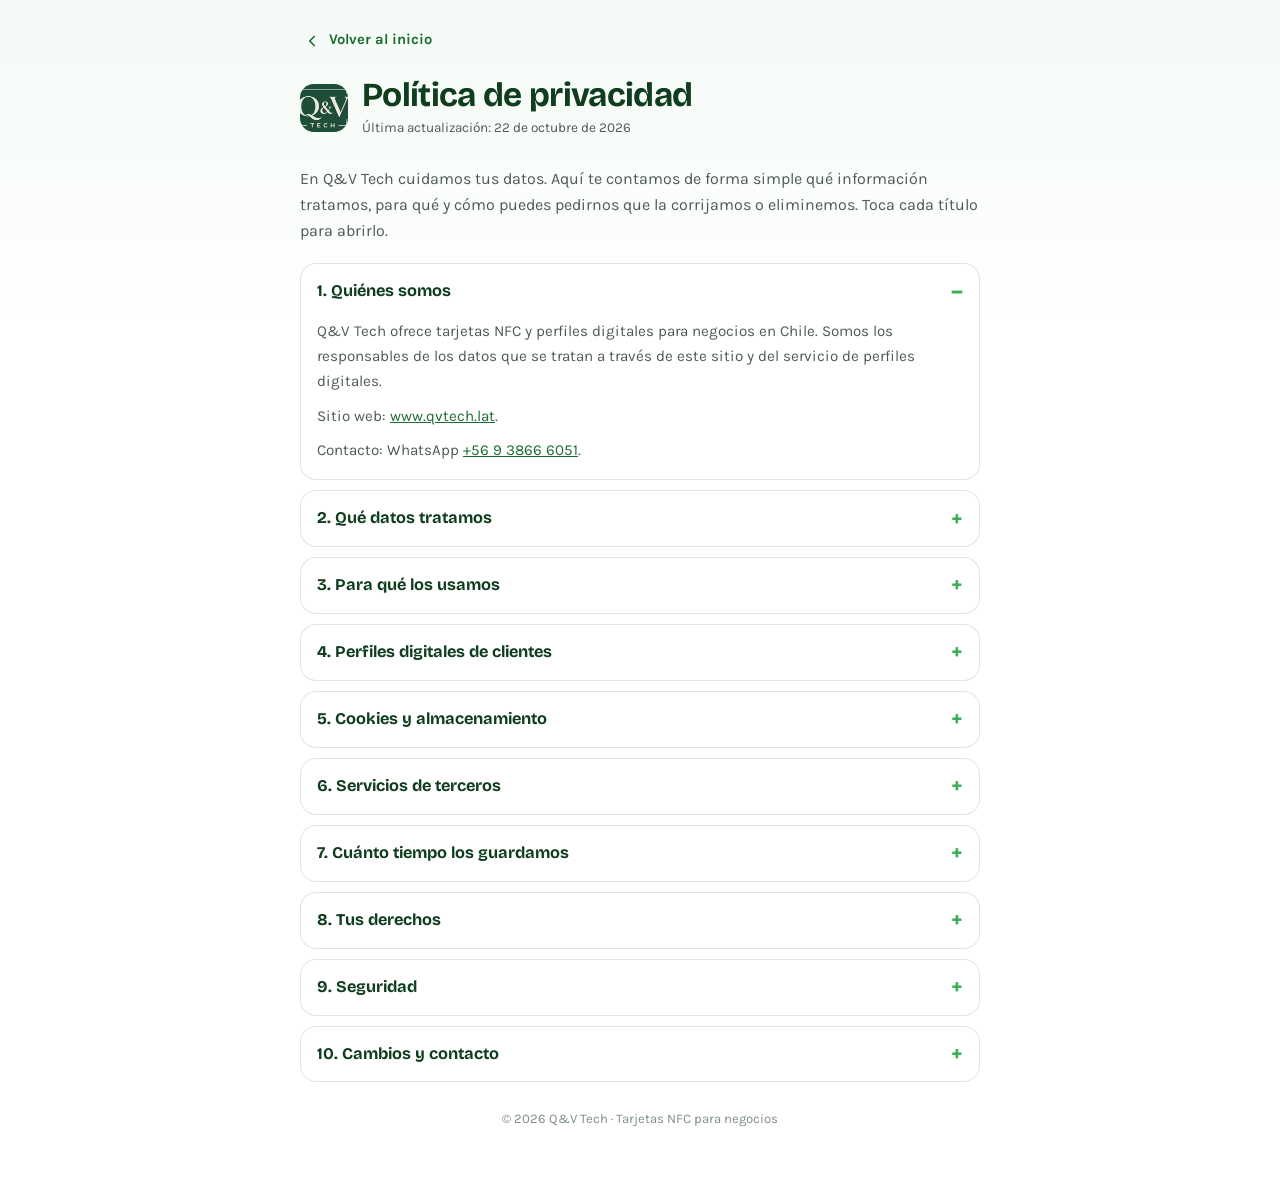
<file: privacidad/index.html>
<!DOCTYPE html>
<html lang="es-CL">
<head>
<meta charset="UTF-8">
<meta name="viewport" content="width=device-width, initial-scale=1, viewport-fit=cover">
<meta name="theme-color" content="#ffffff">
<title>Política de privacidad — Q&V Tech</title>
<meta name="description" content="Política de privacidad de Q&V Tech: qué datos tratamos, para qué los usamos y cómo ejercer tus derechos.">
<link rel="icon" href="../images/logo.jpg">
<link rel="apple-touch-icon" href="../images/logo.jpg">
<link rel="preconnect" href="https://fonts.googleapis.com"><link rel="preconnect" href="https://fonts.gstatic.com" crossorigin>
<link href="https://fonts.googleapis.com/css2?family=Bricolage+Grotesque:opsz,wght@12..96,600;12..96,700;12..96,800&family=Karla:wght@400;500;600;700&display=swap" rel="stylesheet">
<style>
:root{--g-dark:#0f3d1e;--g-mid:#1d6b2f;--g-bright:#3fae58;--muted:#4c5a54;--line:rgba(15,61,30,.13);
  --display:'Bricolage Grotesque',ui-sans-serif,system-ui,sans-serif;--body:'Karla',ui-sans-serif,system-ui,-apple-system,sans-serif;}
*{box-sizing:border-box;margin:0;padding:0}
html{scroll-behavior:smooth}
body{font-family:var(--body);color:#1c2a23;line-height:1.65;background:linear-gradient(180deg,#f3faf5 0,#fff 320px);min-height:100vh;
  padding:env(safe-area-inset-top) 0 env(safe-area-inset-bottom);-webkit-text-size-adjust:100%}
.wrap{max-width:720px;margin:0 auto;padding:22px 20px 56px}
.back{display:inline-flex;align-items:center;gap:.5rem;color:var(--g-mid);font-weight:700;font-size:.92rem;text-decoration:none;padding:.4rem .2rem}
.back svg{width:18px;height:18px;stroke:currentColor;fill:none;stroke-width:2.2;stroke-linecap:round;stroke-linejoin:round}
.head{margin:18px 0 26px;display:flex;gap:14px;align-items:center}
.head img{width:48px;height:48px;border-radius:14px;object-fit:cover;flex:none}
h1{font-family:var(--display);font-size:clamp(1.5rem,6vw,2.1rem);color:var(--g-dark);letter-spacing:-.02em;line-height:1.1}
.upd{color:var(--muted);font-size:.85rem;margin-top:.2rem}
.lead{color:var(--muted);margin-bottom:18px}
nav.toc{background:#fff;border:1px solid var(--line);border-radius:16px;padding:12px 16px;margin-bottom:22px}
nav.toc strong{font-family:var(--display);color:var(--g-dark);font-size:.95rem}
nav.toc ol{margin:.4rem 0 0 1.1rem;font-size:.9rem}
nav.toc a{color:var(--g-mid);text-decoration:none}
details{background:#fff;border:1px solid var(--line);border-radius:16px;margin-bottom:10px;overflow:hidden}
summary{cursor:pointer;list-style:none;padding:14px 16px;font-family:var(--display);font-weight:700;color:var(--g-dark);font-size:1.02rem;display:flex;justify-content:space-between;align-items:center;gap:10px}
summary::-webkit-details-marker{display:none}
summary::after{content:"+";font-size:1.4rem;line-height:1;color:var(--g-bright);flex:none}
details[open] summary::after{content:"–"}
details .b{padding:0 16px 16px;color:var(--muted);font-size:.95rem}
details .b p+p,details .b ul{margin-top:.6rem}
details .b ul{padding-left:1.2rem}
details .b li{margin-top:.25rem}
a{color:var(--g-mid)}
.foot{margin-top:26px;text-align:center;color:#7d8d86;font-size:.82rem}
.note{margin-top:18px;font-size:.82rem;color:#7d8d86}
</style>
</head>
<body>
<div class="wrap">
  <a class="back" href="../"><svg viewBox="0 0 24 24"><path d="M15 18l-6-6 6-6"/></svg>Volver al inicio</a>

  <header class="head">
    <img src="../images/logo.jpg" alt="Q&V Tech">
    <div>
      <h1>Política de privacidad</h1>
      <p class="upd">Última actualización: 22 de octubre de 2026</p>
    </div>
  </header>

  <p class="lead">En Q&amp;V Tech cuidamos tus datos. Aquí te contamos de forma simple qué información tratamos, para qué y cómo puedes pedirnos que la corrijamos o eliminemos. Toca cada título para abrirlo.</p>

  <details id="s1" open><summary>1. Quiénes somos</summary><div class="b">
    <p>Q&amp;V Tech ofrece tarjetas NFC y perfiles digitales para negocios en Chile. Somos los responsables de los datos que se tratan a través de este sitio y del servicio de perfiles digitales.</p>
    <p>Sitio web: <a href="https://www.qvtech.lat">www.qvtech.lat</a>.</p>
    <p>Contacto: WhatsApp <a href="https://wa.me/56938666051" target="_blank" rel="noopener">+56 9 3866 6051</a>.</p>
  </div></details>

  <details id="s2"><summary>2. Qué datos tratamos</summary><div class="b">
    <p><strong>Si solo visitas el sitio:</strong> no tenemos formularios, cuentas ni registro. No pedimos tu nombre ni tu correo para navegar.</p>
    <p><strong>Si nos escribes por WhatsApp:</strong> recibimos tu número de teléfono, tu nombre de perfil y el contenido de tu mensaje.</p>
    <p><strong>Si eres cliente:</strong> los datos de tu negocio que nos entregues para armar tu perfil digital, como nombre, logo, WhatsApp, teléfono, redes sociales, dirección y horarios.</p>
    <p><strong>Datos técnicos:</strong> como en cualquier sitio web, el servidor que lo aloja puede registrar de forma automática datos como tu dirección IP, tipo de navegador y fecha de visita.</p>
  </div></details>

  <details id="s3"><summary>3. Para qué los usamos</summary><div class="b">
    <ul>
      <li>Responder tus consultas y enviarte propuestas y valores.</li>
      <li>Crear, mostrar y mantener el perfil digital de tu negocio y tu tarjeta NFC.</li>
      <li>Gestionar la relación comercial con nuestros clientes.</li>
      <li>Mantener el sitio funcionando y seguro.</li>
    </ul>
    <p>No vendemos tus datos ni los usamos para publicidad de terceros.</p>
  </div></details>

  <details id="s4"><summary>4. Perfiles digitales de clientes</summary><div class="b">
    <p>El perfil digital de un negocio es <strong>público por diseño</strong>: cualquier persona que acerque su teléfono a la tarjeta NFC o escanee su QR puede ver los datos que el cliente decidió incluir (por ejemplo, WhatsApp, teléfono, redes, dirección y horarios).</p>
    <p>Por eso, solo publicamos la información que el negocio nos autoriza a mostrar. Puedes pedirnos en cualquier momento que modifiquemos o quitemos datos de tu perfil.</p>
    <p>Las visitas a un perfil no requieren que la persona se registre ni entregue datos.</p>
  </div></details>

  <details id="s5"><summary>5. Cookies y almacenamiento</summary><div class="b">
    <p>No usamos cookies de seguimiento ni de publicidad. El sitio puede guardar en tu navegador pequeños datos de funcionamiento (por ejemplo, el tema visual de la página) para que cargue más rápido. No contienen información personal y puedes borrarlos desde los ajustes de tu navegador.</p>
  </div></details>

  <details id="s6"><summary>6. Servicios de terceros</summary><div class="b">
    <p>Para funcionar usamos proveedores que pueden tratar datos técnicos (como tu IP) según sus propias políticas:</p>
    <ul>
      <li><strong>Proveedor de alojamiento (hosting):</strong> mantiene el sitio web en línea y entrega sus archivos.</li>
      <li><strong>Supabase:</strong> base de datos donde se guardan los perfiles digitales de clientes.</li>
      <li><strong>Google Fonts:</strong> entrega las tipografías de la página.</li>
      <li><strong>WhatsApp (Meta):</strong> cuando decides escribirnos, la conversación se rige por sus condiciones.</li>
    </ul>
    <p>Los enlaces a redes sociales, mapas u otros sitios que aparezcan en un perfil digital llevan a páginas externas, con sus propias políticas de privacidad.</p>
  </div></details>

  <details id="s7"><summary>7. Cuánto tiempo los guardamos</summary><div class="b">
    <p>Conservamos los datos de un cliente mientras mantenga su perfil digital activo y, después, solo el tiempo necesario para cumplir obligaciones legales. Las conversaciones de WhatsApp se conservan el tiempo necesario para atender tu consulta. Cuando ya no sean necesarios, los eliminamos.</p>
  </div></details>

  <details id="s8"><summary>8. Tus derechos</summary><div class="b">
    <p>Conforme a la normativa chilena de protección de datos personales, puedes pedirnos:</p>
    <ul>
      <li>Saber qué datos tuyos tenemos (acceso).</li>
      <li>Corregir datos incorrectos o desactualizados (rectificación).</li>
      <li>Eliminar tus datos cuando corresponda (supresión).</li>
      <li>Oponerte a un uso o pedir que lo limitemos.</li>
    </ul>
    <p>Para ejercer cualquiera de estos derechos, escríbenos por <a href="https://wa.me/56938666051" target="_blank" rel="noopener">WhatsApp</a> indicando qué necesitas. Podemos pedirte confirmar tu identidad antes de modificar o eliminar información.</p>
  </div></details>

  <details id="s9"><summary>9. Seguridad</summary><div class="b">
    <p>Aplicamos medidas razonables para proteger los datos: el acceso al panel de administración está restringido a personal autorizado con credenciales propias, y la información de los perfiles se almacena en una base de datos con reglas de acceso. Ningún sistema es 100 % infalible, pero trabajamos para reducir los riesgos.</p>
  </div></details>

  <details id="s10"><summary>10. Cambios y contacto</summary><div class="b">
    <p>Podemos actualizar esta política cuando cambie el servicio o la ley. Siempre publicaremos la versión vigente en esta página, con su fecha de actualización.</p>
    <p>¿Dudas? Escríbenos por <a href="https://wa.me/56938666051" target="_blank" rel="noopener">WhatsApp al +56 9 3866 6051</a>.</p>
  </div></details>

  <p class="foot">© <span id="y">2026</span> Q&amp;V Tech · Tarjetas NFC para negocios</p>
</div>
<script>
document.getElementById('y').textContent=new Date().getFullYear();
/* Si llegas con un enlace a una sección (#s4), se abre sola */
function abrir(){var h=location.hash.slice(1);if(!h)return;var d=document.getElementById(h);if(d&&d.tagName==='DETAILS'){d.open=true;d.scrollIntoView({block:'start'});}}
window.addEventListener('hashchange',abrir);abrir();
</script>
</body>
</html>
</file>
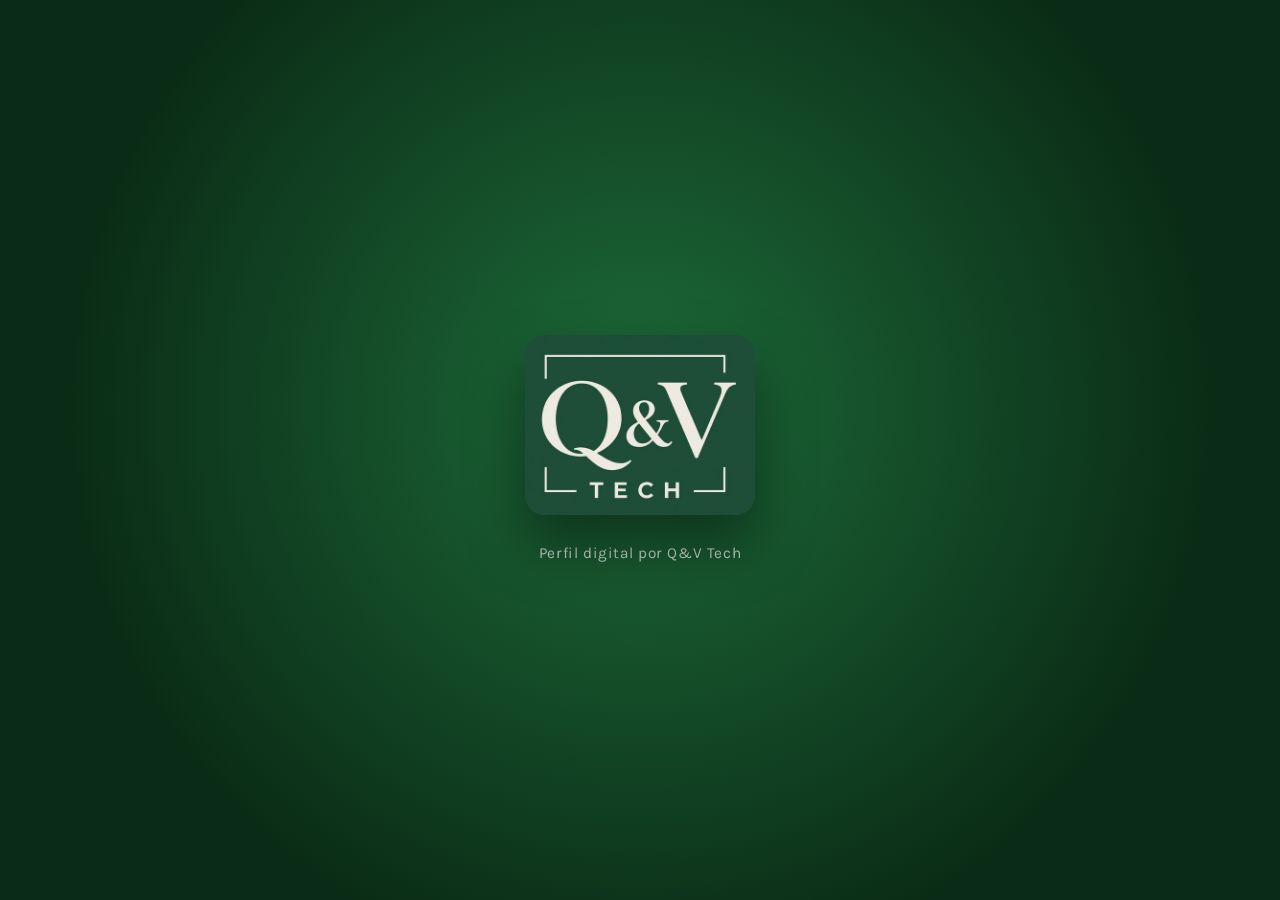
<file: cliente.html>
<!DOCTYPE html>
<html lang="es-CL"><head>
<meta charset="UTF-8"><meta name="viewport" content="width=device-width, initial-scale=1, viewport-fit=cover">
<meta name="robots" content="noindex"><meta name="theme-color" content="#ffffff">
<title>Perfil digital — Q&V Tech</title>
<link rel="icon" href="images/logo.jpg"><link rel="apple-touch-icon" href="images/icon-180.png">
<link rel="preconnect" href="https://fonts.googleapis.com"><link rel="preconnect" href="https://fonts.gstatic.com" crossorigin>
<link href="https://fonts.googleapis.com/css2?family=Bricolage+Grotesque:opsz,wght@12..96,600;12..96,700;12..96,800&family=Karla:wght@400;500;600&display=swap" rel="stylesheet">
<link rel="stylesheet" href="css/01-base.css"><link rel="stylesheet" href="css/02-fondo.css"><link rel="stylesheet" href="css/16-rendimiento.css"><link rel="stylesheet" href="css/20-cliente.css">
<script src="js/qv-config.js"></script><script src="js/qv-core.js"></script><script src="js/qv-datos.js"></script><script src="js/fondo.js" defer></script><script src="js/cliente.js" defer></script>
</head><body>
<div class="bg" aria-hidden="true">
  <span class="orb orb-1"></span><span class="orb orb-2"></span><span class="orb orb-3"></span>
  <span class="decor-circle decor-circle-top"></span><span class="decor-circle decor-circle-bottom"></span>
  <span class="halftone ht-1"></span><span class="halftone ht-2"></span>
  <div class="streaks" id="streaks"></div>
</div>
<div class="bg-veil" aria-hidden="true"></div>
<div class="splash" id="splash" aria-hidden="true"><div class="sp-logo"><span class="sp-ring"></span><img src="images/logo.jpg" alt=""><i class="sp-sheen"></i></div><p class="sp-txt">Perfil digital por Q&amp;V Tech</p></div>
<main class="page" id="page"></main>
</body></html>
</file>
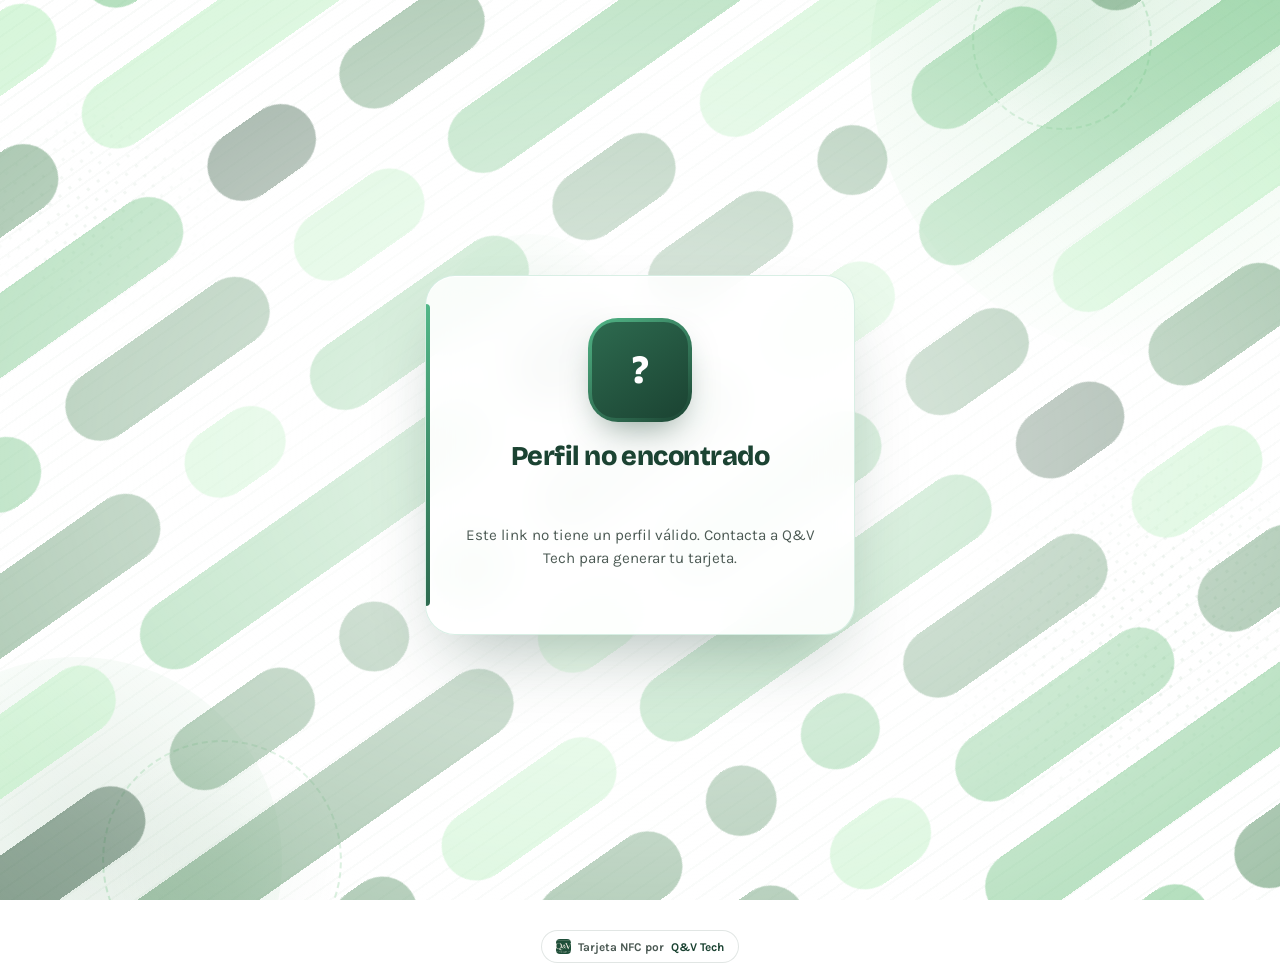
<file: perfil.html>
<!DOCTYPE html>
<html lang="es-CL">
<head>
<meta charset="UTF-8">
<meta name="viewport" content="width=device-width, initial-scale=1, viewport-fit=cover">
<title id="pageTitle">Perfil — Q&amp;V Tech</title>
<meta name="theme-color" content="#1b4332">
<meta name="robots" content="noindex,nofollow">
<link rel="icon" href="images/logo.jpg">
<link rel="apple-touch-icon" href="images/logo.jpg">
 
<link rel="preconnect" href="https://fonts.googleapis.com">
<link rel="preconnect" href="https://fonts.gstatic.com" crossorigin>
<link href="https://fonts.googleapis.com/css2?family=Bricolage+Grotesque:opsz,wght@12..96,600;12..96,700;12..96,800&family=Karla:wght@400;500;600;700&display=swap" rel="stylesheet">
 
<style>
:root{
  --white:#ffffff;
  --green-dark:#1b4332;
  --green-mid:#2d6a4f;
  --green-bright:#52b788;
  --green-soft:#95d5b2;
  --green-glow:rgba(82,183,136,.55);
  --slate:#2f3e46;
  --ink:#16211d;
  --muted:#4c5a54;
  --line:rgba(27,67,50,.13);
  --display:'Bricolage Grotesque', ui-sans-serif, system-ui, sans-serif;
  --body:'Karla', ui-sans-serif, system-ui, -apple-system, sans-serif;
  --ease:cubic-bezier(.65,0,.35,1);
}
*{margin:0;padding:0;box-sizing:border-box;}
html,body{
  min-height:100%;
  background:var(--white);
  color:var(--ink);
  font-family:var(--body);
  -webkit-font-smoothing:antialiased;
  -webkit-text-size-adjust:100%;
  overflow-x:hidden;
}
h1,h2,h3{font-family:var(--display);letter-spacing:-.02em;line-height:1.1;}
a{color:inherit;text-decoration:none;}
::selection{background:var(--green-bright);color:#fff;}
@media (prefers-reduced-motion: reduce){
  *{animation-duration:.001ms !important;animation-iteration-count:1 !important;transition-duration:.001ms !important;}
}
 
 
/* ================= CONTENIDO ================= */
main.wrap{
  position:relative;z-index:1;
  min-height:100vh;min-height:100dvh;
  display:flex;align-items:center;justify-content:center;
  padding:44px 18px 34px;
}
 
@keyframes bounceIn{
  0%{opacity:0;transform:scale(.4) translateY(36px);}
  55%{opacity:1;transform:scale(1.04) translateY(-8px);}
  75%{transform:scale(.97) translateY(4px);}
  100%{opacity:1;transform:scale(1) translateY(0);}
}
.card{
  width:100%;max-width:430px;position:relative;
  background:rgba(255,255,255,.86);
  backdrop-filter:blur(18px); -webkit-backdrop-filter:blur(18px);
  border:1px solid rgba(82,183,136,.22);
  border-radius:30px;
  padding:clamp(30px,6vw,42px) clamp(22px,5vw,32px) 30px;
  box-shadow:0 34px 70px -24px rgba(27,67,50,.35), inset 0 1px 0 rgba(255,255,255,.9);
  overflow:hidden;
  animation:bounceIn .8s cubic-bezier(.215,.61,.355,1) both;
}
.card::before{
  content:'';position:absolute;left:0;top:28px;bottom:28px;width:4px;
  border-radius:0 4px 4px 0;
  background:linear-gradient(var(--green-bright),var(--green-mid));
}
 
.avatar-ring{
  width:104px;height:104px;border-radius:30px;margin:0 auto 20px;
  padding:4px;
  background:linear-gradient(145deg,var(--green-bright),var(--green-dark));
  box-shadow:0 16px 34px -12px rgba(27,67,50,.5);
  animation:bounceIn .8s cubic-bezier(.215,.61,.355,1) .1s both;
}
.avatar{
  width:100%;height:100%;border-radius:24px;overflow:hidden;
  background:linear-gradient(145deg,var(--green-mid),var(--green-dark));
  display:flex;align-items:center;justify-content:center;
}
.avatar img{width:100%;height:100%;object-fit:cover;display:block;}
.avatar span{font-family:var(--display);font-weight:800;font-size:2.5rem;color:#fff;}
 
h1#bizName{
  font-size:clamp(1.4rem,5vw,1.7rem);font-weight:800;text-align:center;color:var(--green-dark);
  margin-bottom:5px;
  animation:bounceIn .8s cubic-bezier(.215,.61,.355,1) .16s both;
}
.subtitle{
  text-align:center;color:var(--muted);font-size:.92rem;margin-bottom:18px;
  animation:bounceIn .8s cubic-bezier(.215,.61,.355,1) .2s both;
}
.hours-pill{
  display:block;margin:0 auto 26px;width:max-content;max-width:100%;
  background:var(--green-soft);color:var(--green-dark);
  font-weight:700;font-size:.78rem;letter-spacing:.01em;
  padding:7px 16px;border-radius:999px;
  animation:bounceIn .8s cubic-bezier(.215,.61,.355,1) .24s both;
}
 
.links{display:flex;flex-direction:column;gap:12px;}
.links .btn{opacity:0;transform:scale(.4) translateY(36px);animation:bounceIn .7s cubic-bezier(.215,.61,.355,1) forwards;}
.links .btn:nth-child(1){animation-delay:.28s;}
.links .btn:nth-child(2){animation-delay:.35s;}
.links .btn:nth-child(3){animation-delay:.42s;}
.links .btn:nth-child(4){animation-delay:.49s;}
.links .btn:nth-child(5){animation-delay:.56s;}
.links .btn:nth-child(6){animation-delay:.63s;}
 
.btn{
  display:flex;align-items:center;gap:13px;
  width:100%;padding:15px 18px;border-radius:18px;
  background:rgba(255,255,255,.7);border:1.5px solid var(--line);
  font-family:var(--body);font-weight:700;font-size:.98rem;color:var(--ink);
  transition:transform .25s var(--ease), box-shadow .25s var(--ease), border-color .25s var(--ease), background .25s var(--ease);
}
.btn:active{transform:scale(.97);}
.btn:hover{border-color:var(--green-bright);box-shadow:0 14px 26px -14px rgba(27,67,50,.4);transform:translateY(-2px);background:#fff;}
.btn .ic{
  width:38px;height:38px;border-radius:12px;flex:none;
  display:flex;align-items:center;justify-content:center;color:#fff;
  background:linear-gradient(135deg,var(--green-mid),var(--green-dark));
  box-shadow:inset 0 0 0 1px rgba(255,255,255,.08);
}
.btn .ic svg{width:19px;height:19px;fill:currentColor;}
.btn .label small{display:block;font-weight:500;color:var(--muted);font-size:.76rem;margin-top:1px;}
 
.btn.primary{
  background:linear-gradient(135deg,#52b788 0%,#2d6a4f 100%);
  color:#fff;border-color:transparent;
  box-shadow:0 16px 32px -12px rgba(82,183,136,.65);
}
.btn.primary:hover{
  background:linear-gradient(135deg,#61c99a 0%,#3a865f 100%);
  box-shadow:0 20px 38px -12px rgba(82,183,136,.8);
}
.btn.primary .ic{background:rgba(255,255,255,.2);}
.btn.primary .label small{color:rgba(255,255,255,.8);}
 
.empty{text-align:center;color:var(--muted);padding:34px 6px;font-size:.95rem;line-height:1.5;}
 
footer{margin-top:30px;text-align:center;position:relative;z-index:1;}
.badge{
  display:inline-flex;align-items:center;gap:7px;
  font-size:.74rem;color:var(--muted);font-weight:700;
  padding:8px 14px;border-radius:999px;border:1px solid var(--line);
  background:rgba(255,255,255,.6);
}
.badge img{width:15px;height:15px;border-radius:4px;object-fit:cover;}
.badge b{color:var(--green-dark);}
 
@media (max-width:380px){
  .btn{padding:13px 14px;font-size:.92rem;}
  .btn .ic{width:34px;height:34px;}
}
</style>
<link rel="stylesheet" href="css/02-fondo.css"><link rel="stylesheet" href="css/16-rendimiento.css">
<script src="js/fondo.js" defer></script>
</head>
<body>
 
<div class="bg" aria-hidden="true">
  <span class="orb orb-1"></span>
  <span class="orb orb-2"></span>
  <span class="orb orb-3"></span>
  <span class="decor-circle decor-circle-top"></span>
  <span class="decor-circle decor-circle-bottom"></span>
  <span class="halftone ht-1"></span>
  <span class="halftone ht-2"></span>
  <div class="streaks" id="streaks"></div>
</div>
<div class="bg-veil" aria-hidden="true"></div>
 
<main class="wrap">
  <div class="card">
    <div class="avatar-ring"><div class="avatar" id="avatar"><span id="avatarLetter">Q</span></div></div>
    <h1 id="bizName">Cargando…</h1>
    <div class="subtitle" id="bizCity"></div>
    <div class="hours-pill" id="hoursPill" style="display:none;"></div>
 
    <div class="links" id="links"></div>
  </div>
</main>
 
<footer>
  <span class="badge"><img src="images/logo.jpg" alt="" onerror="this.style.display='none'">Tarjeta NFC por <b>Q&amp;V Tech</b></span>
</footer>
 
<script>
/* ---------- perfil dinámico ---------- */
(function(){
  'use strict';
 
  /* Claves públicas de Supabase (es seguro que estén aquí) */
  var SUPABASE_URL = 'https://rzhkzrjijfsadkzsusgd.supabase.co';
  var SUPABASE_KEY = 'sb_publishable_Jw1lkEwn2tpPi8HxI3N1mg_0bBE4HRr';
 
  var linksBox = document.getElementById('links');
 
  var ICONS = {
    whatsapp: '<svg viewBox="0 0 24 24"><path d="M12.04 2C6.58 2 2.13 6.45 2.13 11.91c0 1.75.46 3.39 1.26 4.82L2 22l5.42-1.36a9.9 9.9 0 0 0 4.62 1.14h.01c5.46 0 9.9-4.45 9.9-9.9C21.95 6.45 17.5 2 12.04 2Zm5.8 14.02c-.24.68-1.4 1.3-1.94 1.38-.5.08-1.12.11-1.8-.11-.42-.13-.95-.3-1.64-.6-2.9-1.25-4.8-4.17-4.94-4.37-.14-.2-1.18-1.57-1.18-3 0-1.42.75-2.12 1.02-2.41.27-.29.58-.36.78-.36h.56c.18 0 .42-.07.65.5.24.58.82 2 .89 2.15.07.14.11.31.02.5-.09.19-.14.31-.28.47-.14.16-.29.36-.42.48-.14.13-.28.28-.12.55.16.27.71 1.18 1.53 1.91 1.05.94 1.94 1.24 2.21 1.38.27.14.43.11.59-.07.16-.18.68-.79.86-1.06.18-.27.36-.22.6-.13.24.09 1.53.72 1.79.85.26.13.43.19.5.3.07.11.07.63-.17 1.3Z"/></svg>',
    instagram: '<svg viewBox="0 0 24 24"><path d="M12 2.16c3.2 0 3.58.01 4.85.07 1.17.05 1.97.24 2.43.4a4.9 4.9 0 0 1 1.77 1.15c.53.53.9 1.08 1.15 1.77.17.46.35 1.26.4 2.43.06 1.27.07 1.65.07 4.85s-.01 3.58-.07 4.85c-.05 1.17-.23 1.97-.4 2.43a4.9 4.9 0 0 1-1.15 1.77 4.9 4.9 0 0 1-1.77 1.15c-.46.17-1.26.35-2.43.4-1.27.06-1.65.07-4.85.07s-3.58-.01-4.85-.07c-1.17-.05-1.97-.23-2.43-.4a4.9 4.9 0 0 1-1.77-1.15 4.9 4.9 0 0 1-1.15-1.77c-.17-.46-.35-1.26-.4-2.43C2.17 15.58 2.16 15.2 2.16 12s.01-3.58.07-4.85c.05-1.17.23-1.97.4-2.43a4.9 4.9 0 0 1 1.15-1.77A4.9 4.9 0 0 1 5.55 1.8c.46-.16 1.26-.34 2.43-.39C9.25 1.35 9.63 1.34 12 1.34zm0 3.36a6.5 6.5 0 1 0 0 13 6.5 6.5 0 0 0 0-13zm0 10.72a4.22 4.22 0 1 1 0-8.44 4.22 4.22 0 0 1 0 8.44zm6.76-10.98a1.52 1.52 0 1 1-3.04 0 1.52 1.52 0 0 1 3.04 0z"/></svg>',
    facebook: '<svg viewBox="0 0 24 24"><path d="M22 12.06C22 6.5 17.52 2 11.94 2S1.88 6.5 1.88 12.06c0 5.02 3.66 9.18 8.44 9.94v-7.03H7.9v-2.9h2.42V9.9c0-2.39 1.42-3.71 3.6-3.71 1.04 0 2.13.19 2.13.19v2.34h-1.2c-1.18 0-1.55.74-1.55 1.5v1.8h2.64l-.42 2.9h-2.22V22c4.78-.76 8.44-4.92 8.44-9.94z"/></svg>',
    tiktok: '<svg viewBox="0 0 24 24"><path d="M16.6 2h-3.2v13.4a2.9 2.9 0 1 1-2.05-2.77V9.4a6.1 6.1 0 1 0 5.25 6.05V8.63c1.24.9 2.77 1.43 4.4 1.43V6.86c-2.4 0-4.4-1.98-4.4-4.86z"/></svg>',
    website: '<svg viewBox="0 0 24 24"><path d="M12 2C6.48 2 2 6.48 2 12s4.48 10 10 10 10-4.48 10-10S17.52 2 12 2zm7.93 9h-3.02c-.13-2.16-.68-4.1-1.5-5.53A8.02 8.02 0 0 1 19.93 11zM12 4.06c1 0 2.28 2.1 2.6 5.94H9.4C9.72 6.16 11 4.06 12 4.06zM4.07 13h3.02c.13 2.16.68 4.1 1.5 5.53A8.02 8.02 0 0 1 4.07 13zm0-2A8.02 8.02 0 0 1 8.59 5.47C7.77 6.9 7.22 8.84 7.09 11H4.07zM12 19.94c-1 0-2.28-2.1-2.6-5.94h5.2c-.32 3.84-1.6 5.94-2.6 5.94zm3.41-.41c.82-1.43 1.37-3.37 1.5-5.53h3.02a8.02 8.02 0 0 1-4.52 5.53z"/></svg>',
    maps: '<svg viewBox="0 0 24 24"><path d="M12 2a7 7 0 0 0-7 7c0 5.25 7 13 7 13s7-7.75 7-13a7 7 0 0 0-7-7zm0 9.5A2.5 2.5 0 1 1 12 6.5a2.5 2.5 0 0 1 0 5z"/></svg>'
  };
 
  /* Solo se permiten links http(s): evita "javascript:" y similares */
  function safeUrl(u){
    try{
      var x = new URL(u, window.location.href);
      return (x.protocol === 'https:' || x.protocol === 'http:') ? x.href : null;
    }catch(e){ return null; }
  }
 
  function makeBtn(opts){
    var href = safeUrl(opts.href);
    if(!href) return null;
    var a = document.createElement('a');
    a.className = 'btn' + (opts.primary ? ' primary' : '');
    a.href = href; a.target = '_blank'; a.rel = 'noopener';
 
    var ic = document.createElement('span');
    ic.className = 'ic';
    ic.innerHTML = ICONS[opts.icon] || ICONS.website;   /* SVG fijo, no viene de datos */
 
    var label = document.createElement('span');
    label.className = 'label';
    label.appendChild(document.createTextNode(opts.label));
    if(opts.sub){
      var small = document.createElement('small');
      small.textContent = opts.sub;
      label.appendChild(small);
    }
    a.appendChild(ic); a.appendChild(label);
    return a;
  }
 
  function showMessage(title, msg, letter){
    document.getElementById('pageTitle').textContent = title + ' — Q&V Tech';
    document.getElementById('bizName').textContent = title;
    document.getElementById('bizCity').textContent = '';
    document.getElementById('avatarLetter').textContent = letter || '?';
    document.getElementById('hoursPill').style.display = 'none';
    linksBox.innerHTML = '';
    var p = document.createElement('div');
    p.className = 'empty';
    p.textContent = msg;
    linksBox.appendChild(p);
  }
 
  /* d: { name, city, logo_url, whatsapp, hours, instagram, tiktok, facebook, website, address, maps_url } */
  function render(d){
    var name = d.name || 'Negocio';
    document.getElementById('pageTitle').textContent = name + ' — Q&V Tech';
    document.getElementById('bizName').textContent = name;
    if(d.city){ document.getElementById('bizCity').textContent = d.city; }
 
    var logo = d.logo_url ? safeUrl(d.logo_url) : null;
    if(logo){
      var img = document.createElement('img');
      img.src = logo; img.alt = name;
      img.onerror = function(){
        document.getElementById('avatar').innerHTML = '';
        var sp = document.createElement('span');
        sp.textContent = name.trim().charAt(0).toUpperCase();
        document.getElementById('avatar').appendChild(sp);
      };
      document.getElementById('avatar').innerHTML = '';
      document.getElementById('avatar').appendChild(img);
    } else {
      document.getElementById('avatarLetter').textContent = name.trim().charAt(0).toUpperCase();
    }
 
    if(d.hours){
      var hp = document.getElementById('hoursPill');
      hp.textContent = d.hours; hp.style.display = 'block';
    }
 
    linksBox.innerHTML = '';
    function add(btn){ if(btn) linksBox.appendChild(btn); }
 
    if(d.whatsapp){
      var digits = String(d.whatsapp).replace(/\D/g,'');
      if(digits){
        var msg = encodeURIComponent('Hola ' + name + ', te escribo desde tu perfil Q&V Tech');
        add(makeBtn({icon:'whatsapp', href:'https://wa.me/' + digits + '?text=' + msg, label:'WhatsApp', sub:'Escríbenos directo', primary:true}));
      }
    }
    if(d.instagram){
      var ig = String(d.instagram).replace('@','');
      add(makeBtn({icon:'instagram', href:'https://instagram.com/' + encodeURIComponent(ig), label:'Instagram', sub:'@' + ig}));
    }
    if(d.facebook){
      var fb = String(d.facebook);
      add(makeBtn({icon:'facebook', href: fb.indexOf('http') === 0 ? fb : 'https://facebook.com/' + encodeURIComponent(fb), label:'Facebook'}));
    }
    if(d.tiktok){
      var tt = String(d.tiktok);
      var ttUser = tt.replace('@','');
      add(makeBtn({icon:'tiktok', href: tt.indexOf('http') === 0 ? tt : 'https://tiktok.com/@' + encodeURIComponent(ttUser), label:'TikTok', sub: tt.indexOf('http') === 0 ? '' : '@' + ttUser}));
    }
    if(d.website){
      var w = String(d.website);
      add(makeBtn({icon:'website', href: w.indexOf('http') === 0 ? w : 'https://' + w, label:'Sitio web'}));
    }
    if(d.maps_url){
      add(makeBtn({icon:'maps', href:d.maps_url, label:'Cómo llegar', sub:d.address || ''}));
    }
 
    if(!linksBox.children.length){
      var p2 = document.createElement('div');
      p2.className = 'empty';
      p2.textContent = 'Este negocio aún no cargó sus links.';
      linksBox.appendChild(p2);
    }
  }
 
  /* ---- Links antiguos (?d=...): se siguen mostrando para no romper tarjetas ya programadas ---- */
  function b64DecodeUnicode(str){
    return decodeURIComponent(atob(str).split('').map(function(c){
      return '%' + ('00' + c.charCodeAt(0).toString(16)).slice(-2);
    }).join(''));
  }
  function readLegacy(raw){
    try{
      var o = JSON.parse(b64DecodeUnicode(decodeURIComponent(raw)));
      return {
        name:o.n, city:o.city, logo_url:o.l, whatsapp:o.w, hours:o.h,
        instagram:o.ig, tiktok:o.tt, facebook:o.fb, website:o.web, address:o.addr, maps_url:o.map
      };
    }catch(e){ return null; }
  }
 
  /* ---- Links nuevos (?id=...): los datos se leen desde Supabase ---- */
  var UUID_RE = /^[0-9a-f]{8}-[0-9a-f]{4}-[0-9a-f]{4}-[0-9a-f]{4}-[0-9a-f]{12}$/i;
 
  function loadById(id){
    var ctrl = ('AbortController' in window) ? new AbortController() : null;
    var timer = ctrl ? setTimeout(function(){ ctrl.abort(); }, 12000) : null;
    fetch(SUPABASE_URL + '/rest/v1/rpc/get_public_profile', {
      method:'POST',
      headers:{ 'apikey':SUPABASE_KEY, 'Content-Type':'application/json' },
      body: JSON.stringify({ p_id:id }),
      signal: ctrl ? ctrl.signal : undefined
    }).then(function(res){
      if(timer) clearTimeout(timer);
      if(!res.ok) throw new Error('http ' + res.status);
      return res.json();
    }).then(function(data){
      if(!data){
        showMessage('Perfil no encontrado', 'Este link no tiene un perfil válido. Contacta a Q&V Tech para generar tu tarjeta.', '?');
      } else if(data.active === false){
        showMessage('Perfil no disponible', 'Este perfil está temporalmente desactivado. Si eres el dueño del negocio, contacta a Q&V Tech.', '!');
      } else {
        render(data);
      }
    }).catch(function(){
      if(timer) clearTimeout(timer);
      showMessage('No se pudo cargar', 'Revisa tu conexión e intenta abrir el link de nuevo en unos segundos.', '…');
    });
  }
 
  var params = new URLSearchParams(window.location.search);
  var id = params.get('id');
  /* Los enlaces antiguos ?d=... mostraban cualquier dato escrito en la URL (se podían falsificar). Quedan apagados.
     Si ya tienes tarjetas grabadas con ese formato, cambia a true. */
  var PERMITIR_ENLACES_ANTIGUOS = false;
  var legacy = PERMITIR_ENLACES_ANTIGUOS ? params.get('d') : null;
 
  if(id){
    if(UUID_RE.test(id)){ loadById(id); }
    else { showMessage('Perfil no encontrado', 'Este link no tiene un perfil válido. Contacta a Q&V Tech para generar tu tarjeta.', '?'); }
  } else if(legacy){
    var d = readLegacy(legacy);
    if(d && d.name){ render(d); }
    else { showMessage('Perfil no encontrado', 'Este link no tiene un perfil válido. Contacta a Q&V Tech para generar tu tarjeta.', '?'); }
  } else {
    showMessage('Perfil no encontrado', 'Este link no tiene un perfil válido. Contacta a Q&V Tech para generar tu tarjeta.', '?');
  }
})();
</script>
</body>
</html>
</file>
<file: css/01-base.css>
/* =====================================================
   BASE: variables, reset y tipografía
   ===================================================== */

:root{
  --white:#ffffff;
  --green-dark:#0f3d1e;
  --green-mid:#1d6b2f;
  --green-bright:#3fae58;
  --green-soft:#8fe79a;
  --green-glow:rgba(109,255,122,.55);
  --slate:#2f3e46;
  --ink:#16211d;
  --muted:#4c5a54;
  --line:rgba(15,61,30,.13);

  --display:'Bricolage Grotesque', ui-sans-serif, system-ui, sans-serif;
  --body:'Karla', ui-sans-serif, system-ui, -apple-system, sans-serif;

  --ease:cubic-bezier(.65,0,.35,1);
  --dur:.55s;
}

*{margin:0;padding:0;box-sizing:border-box;}

html,body{
  height:100%;
  overflow:hidden;
  background:var(--white);
  color:var(--ink);
  font-family:var(--body);
  font-size:17px;
  line-height:1.6;
  -webkit-font-smoothing:antialiased;
  -webkit-text-size-adjust:100%;
}

h1,h2,h3{font-family:var(--display);letter-spacing:-.02em;line-height:1.1;font-weight:700;}
::selection{background:var(--green-bright);color:#fff;}
a{color:inherit;text-decoration:none;}
button{font:inherit;color:inherit;border:none;background:none;cursor:pointer;}
:focus-visible{outline:2.5px solid var(--green-bright);outline-offset:4px;border-radius:6px;}

@media (prefers-reduced-motion: reduce){
  *{animation-duration:.001ms !important;animation-iteration-count:1 !important;transition-duration:.001ms !important;}
}
</file>
<file: css/02-fondo.css>
/* =====================================================
   FONDO: orbes, medios tonos y franjas animadas
   ===================================================== */
.bg{
  position:fixed;left:0;top:0;right:0;height:100vh;height:100lvh;z-index:0;pointer-events:none;overflow:hidden;contain:strict;
  background-color:#ffffff;
  background-image: repeating-linear-gradient(
    -35deg,
    transparent,
    transparent 12px,
    rgba(29,107,47,0.03) 12px,
    rgba(29,107,47,0.03) 14px
  );
}

.orb{position:absolute;border-radius:50%;}
.orb-1{
  width:46vmax;height:46vmax;top:-18vmax;right:-14vmax;
  background:radial-gradient(circle at 38% 38%, rgba(63,174,88,.18), rgba(143,231,154,.08) 60%, transparent 72%);
  animation:orbFloat 26s ease-in-out infinite;
}
.orb-2{
  width:32vmax;height:32vmax;bottom:-13vmax;left:-10vmax;
  background:radial-gradient(circle at 55% 45%, rgba(29,107,47,.14), rgba(63,174,88,.06) 58%, transparent 74%);
  animation:orbFloat 34s ease-in-out infinite reverse;
}
.orb-3{
  width:15vmax;height:15vmax;top:26%;left:34%;
  background:radial-gradient(circle at 42% 40%, rgba(63,174,88,.15), transparent 70%);
  animation:orbFloat 21s ease-in-out infinite;
}
@keyframes orbFloat{
  0%,100%{transform:translate3d(0,0,0) scale(1);}
  50%{transform:translate3d(-3vmax,3vmax,0) scale(1.07);}
}

.decor-circle {
  position: absolute;
  border-radius: 50%;
  border: 2px dashed rgba(63,174,88, 0.25);
  pointer-events: none;
  z-index: 0;
}
.decor-circle-top {
  width: 180px; height: 180px; top: -50px; right: 10%;
  background: radial-gradient(circle, rgba(63,174,88,0.08) 0%, transparent 70%);
  animation: orbFloat 15s ease-in-out infinite;
}
.decor-circle-bottom {
  width: 240px; height: 240px; bottom: -80px; left: 8%;
  background: radial-gradient(circle, rgba(29,107,47,0.06) 0%, transparent 70%);
  animation: orbFloat 22s ease-in-out infinite reverse;
}

.halftone{
  position:absolute;overflow:hidden;
}
.halftone::before{
  content:'';position:absolute;inset:-52px;
  background-image:radial-gradient(rgba(29,107,47,.25) 1.6px, transparent 1.7px);
  background-size:13px 13px;
  animation:dotDrift 18s linear infinite;
  will-change:transform;
}
.ht-1{
  width:34vmax;height:30vmax;right:-4vmax;bottom:6vh;
  transform:rotate(-40deg);
  -webkit-mask-image:radial-gradient(ellipse at 60% 50%, #000 15%, transparent 68%);
  mask-image:radial-gradient(ellipse at 60% 50%, #000 15%, transparent 68%);
  opacity:.45;
}
.ht-2{
  width:22vmax;height:20vmax;left:-3vmax;top:8vh;
  transform:rotate(-40deg);
  -webkit-mask-image:radial-gradient(ellipse at 45% 50%, #000 10%, transparent 64%);
  mask-image:radial-gradient(ellipse at 45% 50%, #000 10%, transparent 64%);
  opacity:.35;
}
@keyframes dotDrift{
  0%{transform:translate3d(0,0,0);}
  100%{transform:translate3d(52px,52px,0);}
}

.streaks{
  position:absolute;
  left:50%;top:50%;
  /* ancho y alto los fija js/fondo.js según la pantalla */
  transform:translate(-50%,-50%) rotate(-35deg);
  display:flex;flex-direction:column;justify-content:center;
}
/* El espacio entre piezas va dentro de cada mitad (ver fondo.js): así -50% es exacto y el bucle no salta */
.track{display:flex;align-items:center;width:max-content;flex:none;will-change:transform;animation:slide 60s linear infinite;}
.track .half{display:flex;align-items:center;flex:none;}
.track i{
  display:block;
  height:5.5vmax;
  min-height:42px;
  border-radius:999px;
  flex:none;
}

.track i.solid{background:rgba(63,174,88,.45);}
.track i.pale{background:rgba(29,107,47,.45);}
.track i.line{background:rgba(143,231,154,.4);}
.track i.dark{background:rgba(15,61,30,.5);}
.track i.dot{
  height:5.5vmax;min-height:42px;
  width:5.5vmax;min-width:42px;
  border-radius:50%;
  background:rgba(29,107,47,.45);
}

@keyframes slide{
  from{transform:translate3d(0,0,0);}
  to{transform:translate3d(-50%,0,0);}
}

.bg-veil{
  position:fixed;left:0;top:0;right:0;height:100vh;height:100lvh;z-index:0;pointer-events:none;
  background:radial-gradient(ellipse at 50% 50%, rgba(255,255,255,.75) 0%, rgba(255,255,255,.4) 60%, rgba(255,255,255,.1) 100%);
}
</file>
<file: css/03-secciones.css>
/* =====================================================
   SECCIONES: contenedor, scroll y animación de entrada
   ===================================================== */
.sections-wrap{
  position:relative;z-index:1;width:100%;
  transition:transform var(--dur) var(--ease);
  will-change:transform;
}

.section{
  height:100vh;height:100dvh;width:100%;
  position:relative;overflow:hidden;
  display:flex;align-items:center;justify-content:center;
  background:transparent;
}

@keyframes bounceIn {
  0% { opacity: 0; transform: scale(0.3) translateY(40px); }
  55% { opacity: 1; transform: scale(1.05) translateY(-12px); }
  75% { transform: scale(0.96) translateY(6px); }
  90% { transform: scale(1.02) translateY(-3px); }
  100% { opacity: 1; transform: scale(1) translateY(0); }
}

.reveal > *{
  opacity:0;
  transform:scale(0.3) translateY(40px);
}
.section.is-active .reveal > *{
  animation: bounceIn 0.85s cubic-bezier(0.215, 0.61, 0.355, 1) forwards;
}
.section.is-active .reveal > *:nth-child(1){animation-delay:.15s;}
.section.is-active .reveal > *:nth-child(2){animation-delay:.25s;}
.section.is-active .reveal > *:nth-child(3){animation-delay:.35s;}
.section.is-active .reveal > *:nth-child(4){animation-delay:.45s;}

.stagger > *{
  opacity:0;
  transform:scale(0.3) translateY(40px);
}
.section.is-active .stagger > *{
  animation: bounceIn 0.8s cubic-bezier(0.215, 0.61, 0.355, 1) forwards;
}
.section.is-active .stagger > *:nth-child(1){animation-delay:.25s;}
.section.is-active .stagger > *:nth-child(2){animation-delay:.32s;}
.section.is-active .stagger > *:nth-child(3){animation-delay:.39s;}
.section.is-active .stagger > *:nth-child(4){animation-delay:.46s;}
.section.is-active .stagger > *:nth-child(5){animation-delay:.52s;}
.section.is-active .stagger > *:nth-child(6){animation-delay:.58s;}
.section.is-active .stagger > *:nth-child(7){animation-delay:.64s;}
.section.is-active .stagger > *:nth-child(8){animation-delay:.70s;}
.section.is-active .stagger > *:nth-child(9){animation-delay:.76s;}
.section.is-active .stagger > *:nth-child(10){animation-delay:.82s;}
.section.is-active .stagger > *:nth-child(11){animation-delay:.88s;}
.section.is-active .stagger > *:nth-child(12){animation-delay:.94s;}
</file>
<file: css/04-navegacion.css>
/* =====================================================
   NAVEGACIÓN LATERAL: puntos y línea (base)
   ===================================================== */
.dots{
  position:fixed;right:30px;top:50%;
  transform:translateY(-50%);
  z-index:80;
  display:flex;flex-direction:column;align-items:center;
  gap:18px;padding:0 6px;
}
.dots::before{
  content:'';position:absolute;top:0;bottom:0;left:50%;
  width:2px;transform:translateX(-50%);
  background:var(--slate);opacity:.35;z-index:-1;
}

.neon-line-fill {
  position: absolute;
  top: 0;
  left: 50%;
  width: 3px;
  transform: translateX(-50%);
  background: var(--green-bright);
  box-shadow: 0 0 10px var(--green-bright), 0 0 18px var(--green-bright);
  z-index: 0;
  transition: height var(--dur) cubic-bezier(0.25, 1, 0.5, 1);
  border-radius: 4px;
}

.dot{
  position:relative;
  width:16px;height:16px;border-radius:50%;
  background:#fff;border:2px solid var(--slate);
  transition:transform .35s var(--ease), border-color .35s var(--ease), background-color .35s var(--ease), width .35s var(--ease), height .35s var(--ease), box-shadow .35s var(--ease);
  z-index: 2;
}

.dot.is-current {
  width: 28px;
  height: 28px;
  background: var(--green-bright);
  border-color: #ffffff;
  box-shadow: 0 0 12px var(--green-bright), 0 0 22px var(--green-glow);
}

.dot.decor{
  cursor:default;pointer-events:none;
}
.dot.nav-dot:hover{transform:scale(1.18);border-color:var(--green-mid);}

.dot.nav-dot::after{
  content:attr(data-label);
  position:absolute;right:26px;top:50%;
  transform:translateY(-50%) translateX(6px);
  background:var(--green-dark);color:#fff;
  font-size:.76rem;font-weight:600;line-height:1;
  white-space:nowrap;padding:7px 11px;border-radius:999px;
  opacity:0;pointer-events:none;
  transition:opacity .25s var(--ease), transform .25s var(--ease);
}
.dot.nav-dot:hover::after,.dot.nav-dot:focus-visible::after{opacity:1;transform:translateY(-50%) translateX(0);}

@media (max-width:720px){
  .dots{right:10px;gap:12px;}
  .dot{width:16px;height:16px;}
  .dot.is-current { width: 24px; height: 24px; }
  .dot.nav-dot::after{display:none;}
}
</file>
<file: css/05-genie.css>
/* =====================================================
   GENIE: logo y burbuja flotante (base)
   ===================================================== */
.genie{
  position:fixed;
  left: 48px;
  top: 30px;
  z-index:70;
  background:#0f3d1e;
  display:flex;align-items:center;justify-content:center;text-align:center;
  box-shadow:0 20px 50px rgba(15,61,30,.5);
  transform-origin:top left;
  transition:
    left 0.55s cubic-bezier(0.25, 1, 0.5, 1),
    top 0.55s cubic-bezier(0.25, 1, 0.5, 1),
    bottom 0.55s cubic-bezier(0.25, 1, 0.5, 1),
    width 0.55s cubic-bezier(0.25, 1, 0.5, 1),
    height 0.55s cubic-bezier(0.25, 1, 0.5, 1),
    border-radius 0.55s cubic-bezier(0.25, 1, 0.5, 1),
    padding 0.55s cubic-bezier(0.25, 1, 0.5, 1),
    transform 0.55s cubic-bezier(0.25, 1, 0.5, 1),
    background-color .45s var(--ease),
    box-shadow .45s var(--ease);
}

.genie.is-logo {
  background: transparent !important;
  border: none !important;
  box-shadow: 0 14px 36px rgba(15,61,30,.22) !important;
  width: auto !important;
  height: auto !important;
  border-radius: 14px !important;
  padding: 0 !important;
}
.genie.is-logo img {
  width: 98px !important;
  height: auto !important;
  object-fit: contain;
  border-radius: 12px;
  display: block;
}

.genie img{width:74%;height:74%;object-fit:contain;border-radius:14px;}
.genie-fallback{font-family:var(--display);font-weight:800;color:#fff;font-size:1.35rem;letter-spacing:.4px;}

.genie.ask{
  background:#0f3d1e;
  border: 1px solid rgba(63,174,88, 0.4);
  border-radius:36px 36px 36px 10px;
  padding:24px 34px 24px 28px;
  gap:17px;
}
.genie .q-mark{
  width:40px;height:40px;border-radius:50%;flex:none;
  background:var(--green-bright);color:#05170c;
  font-family:var(--display);font-weight:800;font-size:1.4rem;
  display:grid;place-items:center;line-height:1;
}
.genie-text{
  font-family:var(--display);
  color:#ffffff;
  font-size:1.4rem;font-weight:600;line-height:1.25;
  text-align:left;
  white-space:nowrap;
  text-shadow: 0 1px 3px rgba(0,0,0,0.4);
}
.genie.contact{background:var(--green-mid);cursor:pointer;}
.genie.contact.reveal-wa{background:var(--green-bright);box-shadow:0 18px 44px rgba(63,174,88,.48);border-radius:36px;}

.genie.aladdin-travel {
  animation: genieAladdinFlight 0.55s cubic-bezier(0.25, 1, 0.5, 1) forwards;
}
@keyframes genieAladdinFlight {
  0%   { transform: scale(1, 1); }
  30%  { transform: scale(0.35, 2.4); border-radius: 50px; }
  70%  { transform: scale(1.6, 0.6); border-radius: 40px; }
  100% { transform: scale(1, 1); }
}

.clone-traveler {
  position: fixed;
  z-index: 99;
  pointer-events: none;
  display: flex;
  align-items: center;
  justify-content: center;
  transform-origin: top left;
}
.clone-traveler img {
  width: 98px;
  height: auto;
  object-fit: contain;
  border-radius: 12px;
}

@keyframes macbookGenieDownClean {
  0% {
    transform: translateY(0px) scale(1, 1);
    opacity: 1;
  }
  30% {
    transform: translateY(calc(30vh)) scale(0.06, 3.5);
    opacity: 0.95;
  }
  60% {
    transform: translateY(calc(70vh)) scale(0.02, 6.0);
    opacity: 0.9;
  }
  85% {
    transform: translateY(calc(100vh - 120px)) scale(1.8, 0.2);
    opacity: 0;
  }
  100% {
    transform: translateY(calc(100vh - 120px)) scale(1, 1);
    opacity: 0;
  }
}

@keyframes macbookGenieUpClean {
  0% {
    transform: translateY(calc(100vh - 120px)) scale(1, 1);
    opacity: 0;
  }
  15% {
    transform: translateY(calc(85vh)) scale(1.8, 0.2);
    opacity: 0.9;
  }
  40% {
    transform: translateY(calc(50vh)) scale(0.02, 6.0);
    opacity: 0.95;
  }
  70% {
    transform: translateY(calc(20vh)) scale(0.06, 3.5);
    opacity: 1;
  }
  100% {
    transform: translateY(0px) scale(1, 1);
    opacity: 1;
  }
}

.clone-traveler.animating-down {
  animation: macbookGenieDownClean 0.55s cubic-bezier(0.25, 1, 0.5, 1) forwards;
}

.clone-traveler.animating-up {
  animation: macbookGenieUpClean 0.55s cubic-bezier(0.25, 1, 0.5, 1) forwards;
}

.genie-wa{
  display:flex;align-items:center;justify-content:center;gap:10px;
  color:#fff;font-weight:700;font-size:1.02rem;white-space:nowrap;
  font-family:var(--body);
  text-shadow: 0 1px 2px rgba(0,0,0,0.3);
}
.genie-wa svg{width:22px;height:22px;flex:none;}

@media (max-width:900px){
  .genie.ask{padding:16px 21px 16px 18px;gap:11px;border-radius:26px 26px 26px 8px;}
  .genie .q-mark{width:30px;height:30px;font-size:1.05rem;}
  .genie-text{font-size:1.05rem;}
  .genie.is-logo img { width: 76px !important; }
  .clone-traveler img { width: 76px !important; }
}
</file>
<file: css/06-hero.css>
/* =====================================================
   HERO: eslogan, botones y tarjeta giratoria (base)
   ===================================================== */
.hero{
  width:100%;height:100%;
  display:grid;grid-template-columns:1.1fr .9fr;
  align-items:center;gap:3vw;
  padding:0 5vw 0 clamp(6vw,13vw,210px);
}
.slogan-box{
  position:relative;
  background:rgba(255,255,255,.92);
  border:1px solid rgba(255,255,255,.95);
  border-radius:28px;
  padding:clamp(1.8rem,3vw,2.8rem) clamp(1.4rem,2.2vw,2.4rem);
  box-shadow:0 26px 60px -24px rgba(15,61,30,.28);
  overflow:hidden;
}
.slogan-box::before{
  content:'';position:absolute;left:0;top:26px;bottom:26px;width:4px;
  border-radius:0 4px 4px 0;
  background:linear-gradient(var(--green-bright),var(--green-mid));
}
.slogan-box h1{font-size:clamp(1.8rem,3.2vw,2.8rem);font-weight:800;color:var(--green-dark);max-width:16ch;}
.slogan-box p{margin-top:1.1rem;font-size:clamp(0.95rem,1.15vw,1.05rem);color:var(--muted);max-width:40ch;}
.hero-actions{display:flex;flex-wrap:wrap;gap:12px;margin-top:1.7rem;}

.btn{
  display:inline-flex;align-items:center;justify-content:center;gap:9px;
  padding:12px 20px;border-radius:999px;
  font-weight:600;font-size:.93rem;line-height:1;
  transition:transform .2s var(--ease-out), background-color .2s, color .2s, border-color .2s, box-shadow .25s;
}
.btn svg{width:18px;height:18px;flex:none;}
.btn-primary{background:var(--green-bright);color:#05170c;box-shadow:0 10px 26px -10px rgba(63,174,88,.9);}
.btn-primary:hover{background:#52c06a;transform:translateY(-2px);}
.btn-ghost{border:1.5px solid rgba(15,61,30,.22);color:var(--green-dark);background:rgba(255,255,255,.65);}
.btn-ghost:hover{border-color:var(--green-bright);color:var(--green-mid);}

.hero-right{display:flex;align-items:center;justify-content:center;perspective:1500px;}

.card3d{position:relative;width:280px;height:380px;transform-style:preserve-3d;animation:cardSpin 14s linear infinite;}
.card3d:hover,.card3d:focus-within{animation-play-state:paused;}
@keyframes cardSpin{
  0%{transform:rotateY(0deg) rotateX(6deg);}
  25%{transform:rotateY(90deg) rotateX(0deg);}
  50%{transform:rotateY(180deg) rotateX(-6deg);}
  75%{transform:rotateY(270deg) rotateX(0deg);}
  100%{transform:rotateY(360deg) rotateX(6deg);}
}

.face{
  position:absolute;inset:0;border-radius:22px;
  background:linear-gradient(155deg,#2f3e46 0%,#1b262c 45%,#121a20 100%);
  border:1.5px solid rgba(63,174,88,.9);
  box-shadow: 0 0 25px rgba(63,174,88,.65), 0 0 60px rgba(63,174,88,.35);
  padding:2rem 1.6rem;
  display:flex;flex-direction:column;justify-content:space-between;
  backface-visibility:hidden;
  -webkit-backface-visibility:hidden;
  overflow:hidden;
}

.face.front{
  transform:rotateY(0deg);
}

.face.back{
  transform:rotateY(180deg);
}

.face .coil{position:absolute;inset:0;opacity:.4;pointer-events:none;}
.face .coil rect{fill:none;stroke:var(--green-bright);stroke-width:1.2;filter: drop-shadow(0 0 4px var(--green-bright));}

.card-head{position:relative;z-index:2;display:flex;align-items:center;gap:10px;}
.card-logo{
  width:38px;height:38px;border-radius:10px;flex:none;overflow:hidden;
  background:#1d272c;border:1px solid rgba(63,174,88,.45);display:grid;place-items:center;
}
.card-logo img{width:100%;height:100%;object-fit:cover;}
.card-logo span{font-family:var(--display);font-weight:800;font-size:.7rem;color:var(--green-bright);}
.card-brand{font-family:var(--display);font-weight:700;font-size:1.1rem;color:var(--green-bright);letter-spacing:-.01em;text-shadow: 0 0 10px rgba(63,174,88,.6);}

.chip{
  position:relative;z-index:2;width:44px;height:32px;border-radius:6px;
  background:linear-gradient(135deg,var(--green-bright),var(--green-mid));
  box-shadow:0 0 12px rgba(63,174,88,.8), inset 0 0 0 1px rgba(255,255,255,.35);
  margin:auto 0;
}
.chip::after{
  content:'';position:absolute;inset:5px 7px;
  background:
    linear-gradient(to right, rgba(0,0,0,.22) 1px, transparent 1px) 0 0/8px 100%,
    linear-gradient(to bottom, rgba(0,0,0,.22) 1px, transparent 1px) 0 0/100% 7px;
}

.card-tap{
  position:relative;z-index:2;color:#cfe8db;font-size:.82rem;line-height:1.45;
  background:rgba(0,0,0,0.4);padding:10px 12px;border-radius:10px;
  border:1px solid rgba(63,174,88,0.4);
  box-shadow: 0 0 10px rgba(63,174,88,.15);
}
.card-tap strong{display:block;color:#fff;font-family:var(--display);font-size:.92rem;margin-bottom:2px;font-weight:600;}

@media (max-width:980px){
  .hero{grid-template-columns:1fr;gap:1.8rem;padding:clamp(104px,17vh,140px) 8vw 40px;align-content:center;overflow-y:auto;}
  .hero-right{order:-1;}
  .card3d{width:190px;height:250px;}
  .face{padding:1.2rem 1rem;border-radius:16px;}
  .card-logo{width:30px;height:30px;}
  .card-brand{font-size:.9rem;}
  .chip{width:34px;height:25px;}
  .card-tap{font-size:.72rem;padding:6px 8px;}
  .slogan-box h1{max-width:18ch;}
}
</file>
<file: css/07-contenido.css>
/* =====================================================
   CONTENIDO: tarjetas, píldoras, cierre e indicador de scroll
   ===================================================== */
.content{
  width:100%;max-width:1140px;
  padding:0 6vw 0 clamp(6vw,13vw,200px);
  text-align:center;
}
.content h2{
  font-size:clamp(1.5rem,2.7vw,2.3rem);
  color:var(--green-dark);font-weight:700;
  max-width:24ch;margin:0 auto .7rem;
}
.content .sub{margin:0 auto 1.8rem;max-width:52ch;color:var(--muted);font-size:.98rem;}

.grid{display:grid;grid-template-columns:repeat(auto-fit,minmax(220px,1fr));gap:1.2rem;}

.card{
  position:relative;
  background:rgba(255,255,255,.94);
  border:1px solid var(--line);
  border-radius:18px;
  padding:1.6rem 1.4rem;
  text-align:left;
  box-shadow:0 16px 38px -22px rgba(15,61,30,.45);
  transition:transform .3s var(--ease-out), box-shadow .3s var(--ease-out), border-color .3s;
}
.card:hover{
  transform:translateY(-5px);
  border-color:rgba(63,174,88,.5);
  box-shadow:0 26px 50px -24px rgba(15,61,30,.5);
}
.card h3{color:var(--green-mid);font-size:1.04rem;margin-bottom:.5rem;font-weight:600;}
.card p{font-size:.92rem;color:var(--muted);line-height:1.5;}
.card .ico{
  width:38px;height:38px;border-radius:11px;background:rgba(63,174,88,.14);
  display:grid;place-items:center;margin-bottom:.8rem;
}
.card .ico svg{width:19px;height:19px;stroke:var(--green-mid);fill:none;stroke-width:1.9;stroke-linecap:round;stroke-linejoin:round;}
.card .step-num{
  display:inline-flex;align-items:center;justify-content:center;
  width:32px;height:32px;border-radius:50%;
  background:var(--green-dark);color:#fff;
  font-family:var(--display);font-size:.9rem;font-weight:700;margin-bottom:.8rem;
}

.pills{
  display:flex;flex-wrap:wrap;justify-content:flex-start;gap:.65rem;max-width:960px;margin:0 auto;
}
.pill{
  display:flex;align-items:center;gap:.55rem;
  background:rgba(255,255,255,.96);
  border:1px solid var(--line);border-radius:999px;
  padding:.5rem 1rem;
  font-size:.88rem;font-weight:600;color:var(--green-dark);
  box-shadow:0 10px 24px -16px rgba(15,61,30,.6);
  transition:border-color .25s;
  animation: pillZoomLoop 3.2s ease-in-out infinite;
}
.pill:nth-child(odd){animation-delay: 0s;}
.pill:nth-child(even){animation-delay: 1.6s;}
.pill:hover{border-color:var(--green-bright);}

.pill-icon-wrap {
  width: 24px;
  height: 24px;
  border-radius: 50%;
  background: rgba(63,174,88, 0.15);
  display: flex;
  align-items: center;
  justify-content: center;
  flex: none;
  overflow: hidden;
}
.pill-icon-wrap img {
  width: 14px;
  height: 14px;
  object-fit: contain;
}
.pill-icon-wrap img:not([src]), .pill-icon-wrap img[src=""] {
  display: none;
}
.pill-fallback-dot {
  width: 8px;
  height: 8px;
  border-radius: 50%;
  background: var(--green-mid);
  display: none;
}
.pill-icon-wrap img:not([src]) ~ .pill-fallback-dot,
.pill-icon-wrap img[src=""] ~ .pill-fallback-dot {
  display: block;
}

@keyframes pillZoomLoop {
  0%, 100% { transform: scale(1); }
  50% { transform: scale(1.06); }
}

@media (max-width:980px){
  .content{padding:clamp(104px,16vh,140px) 8vw 70px;height:100%;overflow-y:auto;-webkit-overflow-scrolling:touch;}
  .grid{gap:.9rem;}
  .card{padding:1.2rem 1.1rem;border-radius:15px;}
  .pill{padding:.45rem .85rem;font-size:.82rem;}
}

.closing{
  width:100%;height:100%;
  display:flex;flex-direction:column;align-items:center;justify-content:center;
  text-align:center;padding:0 8vw;
}
.closing h2{color:var(--green-dark);font-size:clamp(1.7rem,3.4vw,2.8rem);font-weight:800;max-width:19ch;line-height:1.18;}
.closing p{margin-top:1.1rem;color:var(--muted);max-width:44ch;}
.closing .hero-actions{justify-content:center;margin-top:1.9rem;}
.closing small{display:block;margin-top:1.5rem;color:#7d8d86;font-size:.82rem;}

.scroll-hint{
  position:fixed;left:50%;bottom:22px;transform:translateX(-50%);
  z-index:60;display:flex;flex-direction:column;align-items:center;gap:6px;
  color:var(--green-dark);font-size:.76rem;font-weight:600;
  opacity:.75;transition:opacity .4s var(--ease);pointer-events:none;
}
.scroll-hint.hide{opacity:0;}
.scroll-hint svg{width:18px;height:18px;animation:hintBounce 1.9s ease-in-out infinite;}
@keyframes hintBounce{0%,100%{transform:translateY(0);}50%{transform:translateY(5px);}}
@media (max-width:720px){.scroll-hint{bottom:14px;font-size:.72rem;}}



/* Enlace discreto a la política de privacidad (pie de la última sección) */
.closing small .legal-link{color:#4c6b5a !important;text-decoration:underline;text-underline-offset:3px;white-space:nowrap;font-weight:600}
.closing small .legal-link:hover{color:#1d6b2f !important}
</file>
<file: css/08-mejoras-visuales.css>
/* =====================================================
   MEJORAS VISUALES: navegación, hero, botones y tarjetas
   ===================================================== */
/* =====================================================
   MEJORAS VISUALES
   ===================================================== */
:root{--ease-out:cubic-bezier(.22,1,.36,1);--nav-ease:cubic-bezier(.65,0,.35,1);}

/* ---- Navegación lateral: gota viajera + línea + puntos en cascada ---- */
.dots{padding:40px 10px;}
.dots::before{top:48px;bottom:48px;opacity:.22;border-radius:2px;}
.neon-line-fill{top:48px;height:0;transition:height var(--nav-dur,.6s) var(--nav-ease);}
.dots.no-anim *{transition:none !important;}
.dot.nav-dot,.dot.nav-dot.is-current{width:16px;height:16px;}
.dot.nav-dot.is-reached{background:var(--green-bright);border-color:#fff;box-shadow:0 0 8px var(--green-glow);}
.dot.nav-dot.is-current{background:#fff;border-color:var(--green-bright);box-shadow:none;}
.dot.nav-dot::before{content:'';position:absolute;inset:-2px;border-radius:50%;border:2px solid var(--green-bright);opacity:0;pointer-events:none;}
.dot.nav-dot.pulse::before{animation:navRing .65s ease-out;}
@keyframes navRing{0%{opacity:.9;transform:scale(1);}100%{opacity:0;transform:scale(2.7);}}
.dot.nav-dot::after{box-shadow:0 10px 22px -10px rgba(15,61,30,.7);}
.nav-orb{
  position:absolute;left:50%;top:0;width:30px;height:30px;margin:-15px 0 0 -15px;
  z-index:20;pointer-events:none;will-change:transform;
  transition:transform var(--nav-dur,.6s) var(--nav-ease);
}
.nav-orb i{
  display:block;width:100%;height:100%;border-radius:50%;border:2px solid #fff;
  background:radial-gradient(circle at 35% 30%,#e4ffe7,var(--green-bright) 55%,var(--green-mid));
  box-shadow:0 0 14px var(--green-bright),0 0 28px var(--green-glow);
  animation:orbBreath 2.6s ease-in-out infinite;
}
@keyframes orbBreath{50%{box-shadow:0 0 20px var(--green-bright),0 0 40px var(--green-glow);}}

/* ---- Transición entre secciones con profundidad ---- */
.section{transition:opacity .6s var(--ease),transform .6s var(--ease);}
.section:not(.is-active){opacity:.12;transform:scale(.97);}

/* ---- Hero ---- */
.eyebrow{
  display:inline-flex;align-items:center;gap:8px;padding:6px 13px;margin-bottom:1rem;border-radius:999px;
  background:rgba(63,174,88,.12);border:1px solid rgba(63,174,88,.3);
  color:var(--green-mid);font-size:.76rem;font-weight:700;letter-spacing:.06em;text-transform:uppercase;
}
.eyebrow::before{content:'';width:8px;height:8px;border-radius:50%;background:var(--green-bright);animation:liveDot 2s infinite;}
@keyframes liveDot{0%{box-shadow:0 0 0 0 rgba(63,174,88,.6);}70%,100%{box-shadow:0 0 0 9px rgba(63,174,88,0);}}
.slogan-box h1,.closing h2{
  background:linear-gradient(120deg,var(--green-dark) 0%,var(--green-mid) 55%,var(--green-bright) 100%);
  -webkit-background-clip:text;background-clip:text;color:transparent;-webkit-text-fill-color:transparent;
}
.slogan-box::after{
  content:'';position:absolute;right:-70px;top:-70px;width:220px;height:220px;border-radius:50%;
  background:radial-gradient(circle,rgba(63,174,88,.22),transparent 70%);pointer-events:none;
}
.hero-badges{list-style:none;display:flex;flex-wrap:wrap;gap:.5rem 1.1rem;margin-top:1.4rem;font-size:.82rem;font-weight:600;color:var(--green-dark);}
.hero-badges li{display:flex;align-items:center;gap:6px;}
.hero-badges li::before{content:'✓';display:grid;place-items:center;width:18px;height:18px;border-radius:50%;background:var(--green-bright);color:#fff;font-size:.62rem;}

/* ---- Botones ---- */
.btn{position:relative;overflow:hidden;}
.btn:active{transform:scale(.97);}
.btn-primary{animation:ctaGlow 3s ease-in-out infinite;}
@keyframes ctaGlow{50%{box-shadow:0 14px 34px -8px rgba(63,174,88,.95),0 0 0 6px rgba(63,174,88,.13);}}
.btn-primary::after{
  content:'';position:absolute;inset:0;pointer-events:none;
  background:linear-gradient(110deg,transparent 30%,rgba(255,255,255,.55) 50%,transparent 70%);
  transform:translateX(-120%);transition:transform .7s var(--ease-out);
}
.btn-primary:hover::after{transform:translateX(120%);}
.btn-ghost:hover{background:#fff;transform:translateY(-2px);box-shadow:0 12px 26px -16px rgba(15,61,30,.55);}

/* ---- Títulos de sección ---- */
.content h1{font-size:clamp(1.4rem,2.5vw,2.1rem);max-width:30ch;margin:0 auto .7rem;}
.content h1::after,.content h2::after{
  content:'';display:block;width:56px;height:4px;border-radius:4px;margin:.8rem auto 0;
  background:linear-gradient(90deg,var(--green-bright),var(--green-soft));
}
.content div[style*="text-align: left"] h2::after{margin-left:0;}

/* ---- Tarjetas: foco de luz, elevación e iconos vivos ---- */
.card{
  overflow:hidden;
  transition:translate .35s var(--ease-out),box-shadow .35s var(--ease-out),border-color .3s;
}
.card:hover{
  translate:0 -7px;border-color:rgba(63,174,88,.5);
  box-shadow:0 28px 50px -24px rgba(15,61,30,.5),inset 0 3px 0 var(--green-bright);
}
.card::before{
  content:'';position:absolute;inset:0;border-radius:inherit;pointer-events:none;opacity:0;transition:opacity .3s;
  background:radial-gradient(260px circle at var(--mx,50%) var(--my,0%),rgba(63,174,88,.17),transparent 62%);
}
.card:hover::before{opacity:1;}
.card .ico{
  background:linear-gradient(135deg,rgba(63,174,88,.24),rgba(143,231,154,.12));
  transition:transform .4s var(--ease-out),background .3s;
}
.card .ico svg{transition:stroke .3s;}
.card:hover .ico{transform:rotate(-8deg) scale(1.12);background:var(--green-bright);}
.card:hover .ico svg{stroke:#fff;}
#wrap .sec-faq .stagger{counter-reset:faq;}
#wrap .sec-faq .card::after{
  counter-increment:faq;content:'0' counter(faq);position:absolute;top:.6rem;right:1rem;
  font-family:var(--display);font-weight:800;font-size:1.7rem;line-height:1;color:rgba(63,174,88,.24);
}
#wrap .sec-faq .card h3{padding-right:2.2rem;}

/* ---- Canales (píldoras) ---- */
.pill{transition:transform .3s var(--ease-out),border-color .25s,box-shadow .3s,background .3s;}
.pill:hover{
  animation:none;transform:translateY(-3px) scale(1.07);background:#fff;
  box-shadow:0 16px 28px -14px rgba(63,174,88,.75);
}
.pill-icon-wrap{transition:background .3s;}
.pill:hover .pill-icon-wrap{background:rgba(63,174,88,.3);}

/* ---- Indicador "Desliza" y cierre ---- */
.scroll-hint{
  padding:8px 16px 6px;border-radius:999px;background:rgba(255,255,255,.9);
  border:1px solid var(--line);box-shadow:0 12px 26px -16px rgba(15,61,30,.55);
}
.closing .btn-primary{padding:15px 26px;font-size:1rem;}
</file>
<file: css/09-layout-global.css>
/* =====================================================
   LAYOUT GLOBAL Y EFECTO DOCK
   ===================================================== */
/* =====================================================
   ESTILOS QUE ANTES ESTABAN DENTRO DEL HTML
   (mismo orden que tenían, para no alterar la cascada)
   ===================================================== */

/* ----- AJUSTES DE ESCALABILIDAD Y LAYOUT GLOBAL ----- */
*, *::before, *::after {
  box-sizing: border-box;
}

html, body {
  width: 100%;
  height: 100%;
  margin: 0;
  padding: 0;
  overflow-x: hidden;
  -webkit-text-size-adjust: 100%; /* Previene que iOS/Safari cambie el tamaño del texto al rotar o hacer zoom */
}

/* Ajuste de fuentes e imágenes escalables */
img, svg, video {
  max-width: 100%;
  height: auto;
  display: block;
}

h1 {
  font-size: clamp(1.8rem, 4vw, 3.2rem);
}

h2 {
  font-size: clamp(1.5rem, 3vw, 2.5rem);
}

p {
  font-size: clamp(0.9rem, 1.5vw, 1.1rem);
}

/* ----- EFECTO DOCK EN LA NAVEGACIÓN ----- */
#dots {
  padding: 40px 10px;
}
.dot.nav-dot {
  transition: transform .45s cubic-bezier(.25,1,.5,1), background-color .35s, border-color .35s, width .35s, height .35s, box-shadow .35s;
  will-change: transform;
  transform-origin: center;
  position: relative;
}
#dots.hovering .dot.nav-dot {
  transition: transform 0.1s ease-out, background-color .35s, border-color .35s, width .35s, height .35s, box-shadow .35s;
}


/* ----- Esferas de navegación: sin cruz al acercar el cursor -----
   La línea guía (vertical) se veía a través de las esferas huecas (fondo translúcido) y,
   junto con el borde/etiqueta, dibujaba una cruz. Ahora cada esfera tiene relleno sólido
   (mismo tono menta de antes) y la guía queda detrás; además se ocultan los pseudo-elementos
   que no se usan mientras no haya animación. */
.dot.nav-dot{background:#e4fbe9 !important;cursor:pointer;outline:none;-webkit-tap-highlight-color:transparent;}
.dot.nav-dot.is-reached{background:var(--green-bright) !important;}
.dot.nav-dot.is-current{background:#fff !important;}
.dot.nav-dot:focus,.dot.nav-dot:focus-visible{outline:none;}
.dot.nav-dot:not(.pulse)::before{display:none;}
.dot.nav-dot:hover{border-color:inherit;}
.nav-orb i{background:var(--green-bright) !important;}
</file>
<file: css/10-tarjeta-3d.css>
/* =====================================================
   TARJETA 3D (prefijo qv-)
   ===================================================== */
/* ----- TARJETA 3D (prefijo qv-) ----- */
.hero-right{overflow:visible;}
.qv-stage{
  --w:min(280px,30vh);
  --h:calc(var(--w)*1.6);
  --r:9%/5.6%;
  --neon:#6dff7a;
  position:relative;width:100%;height:calc(var(--h) + 90px);
  display:grid;place-items:center;perspective:1400px;
  font-family:'Jost',system-ui,sans-serif;
}
.qv-stage *{box-sizing:border-box;}
.qv-aura{
  position:absolute;width:min(520px,100%);aspect-ratio:1;border-radius:50%;
  background:radial-gradient(circle,rgba(109,255,122,.28) 0%,rgba(109,255,122,.08) 40%,transparent 68%);
  animation:qvPulse 5s ease-in-out infinite;pointer-events:none;
}
@keyframes qvPulse{50%{transform:scale(1.12);opacity:.7}}
.qv-float{position:relative;transform-style:preserve-3d;animation:qvFloat 6s ease-in-out infinite}
@keyframes qvFloat{50%{transform:translateY(-14px)}}
.qv-card{
  position:relative;width:var(--w);height:var(--h);
  transform-style:preserve-3d;will-change:transform;cursor:grab;touch-action:pan-y;
}
.qv-card.drag{cursor:grabbing}
.qv-layer,.qv-face{position:absolute;inset:0;border-radius:var(--r)}
.qv-layer{
  background:linear-gradient(#1f7a35,#0f3d1e);
}
.qv-face{
  backface-visibility:hidden;-webkit-backface-visibility:hidden;overflow:hidden;
  container-type:size;
  background:
    radial-gradient(ellipse at 30% 20%,rgba(46,140,70,.35),transparent 60%),
    linear-gradient(160deg,#0f3d1e 0%,#0a2a15 45%,#05170c 100%);
  border:1px solid rgba(109,255,122,.75);
  box-shadow:inset 0 0 30px rgba(109,255,122,.25),inset 0 0 2px rgba(191,245,196,.9);
  padding:0;display:block;
}
.qv-front{transform:translateZ(calc(var(--w) * .0182))}
.qv-back{transform:rotateY(180deg) translateZ(calc(var(--w) * .0182))}
.qv-face::after{
  content:"";position:absolute;top:0;bottom:0;left:-100%;width:300%;pointer-events:none;mix-blend-mode:screen;
  background:linear-gradient(115deg,transparent calc(50% - 8.4%),rgba(190,255,200,.34) 50%,transparent calc(50% + 8.4%));
  transform:translateX(calc((var(--s,50%) - 50%) * .582));
  will-change:transform;
}
.qv-face::before{
  content:"";position:absolute;inset:0;pointer-events:none;
  background:radial-gradient(ellipse at 50% 50%,transparent 55%,rgba(0,0,0,.4) 100%);
}
svg.qv-circuit{position:absolute;inset:0;width:100%;height:100%;opacity:1}
.qv-circuit path{fill:none;stroke:var(--neon);stroke-width:.9;stroke-linecap:round;opacity:.75}
.qv-circuit .pulse{stroke:#d9ffdc;stroke-width:1.4;stroke-dasharray:14 190;animation:qvRun 3.6s linear infinite;opacity:1}
.qv-circuit .pulse.b{animation-delay:-1.8s}
@keyframes qvRun{to{stroke-dashoffset:-204}}
.qv-circuit circle{fill:#06170c;stroke:var(--neon);stroke-width:1}
.qv-logo{
  position:absolute;left:0;right:0;top:36%;text-align:center;
  font-family:'Cormorant Garamond',Georgia,serif;font-weight:600;line-height:1;
  font-size:30cqw;letter-spacing:-.02em;
}
.qv-logo .q{
  font-style:italic;
  background:linear-gradient(135deg,#e9ffe9 0%,#4c5a54 55%,#3fae58 100%);
  -webkit-background-clip:text;background-clip:text;color:transparent;
  filter:drop-shadow(0 2px 6px rgba(0,0,0,.6));
}
.qv-logo .amp{font-size:.55em;font-style:italic;color:#7be08a;margin:0 .02em;filter:drop-shadow(0 0 8px rgba(109,255,122,.6))}
.qv-logo .v{color:#f4fff4;filter:drop-shadow(0 2px 6px rgba(0,0,0,.6))}
.qv-tech{
  position:absolute;left:0;right:0;top:57.5%;text-align:center;
  font-weight:300;font-size:6.6cqw;letter-spacing:.7em;padding-left:.7em;color:#0f3d1e;
}
.qv-nfc{position:absolute;left:0;right:0;top:66%;display:flex;align-items:center;justify-content:center;gap:5cqw}
.qv-nfc i{display:block;width:17cqw;height:1px;background:linear-gradient(90deg,transparent,var(--neon))}
.qv-nfc i:last-child{transform:scaleX(-1)}
.qv-nfc svg{width:8cqw;height:8cqw;overflow:visible}
.qv-nfc path{fill:none;stroke:var(--neon);stroke-width:2;stroke-linecap:round;animation:qvWave 2s ease-in-out infinite}
.qv-nfc path:nth-child(2){animation-delay:.2s}.qv-nfc path:nth-child(3){animation-delay:.4s}
@keyframes qvWave{0%,100%{opacity:.25}50%{opacity:1}}
.qv-mono{
  position:absolute;inset:0;display:grid;place-items:center;
  font-family:'Cormorant Garamond',Georgia,serif;font-style:italic;font-weight:600;
  font-size:88cqw;color:rgba(109,255,122,.07);
}
.qv-chip{
  position:absolute;left:12cqw;top:30cqw;width:20cqw;height:15cqw;border-radius:2.2cqw;
  background:linear-gradient(135deg,#d8ffdc,#6fd47e 50%,#2f8a43);
  box-shadow:0 0 14px rgba(109,255,122,.5);margin:0;
}
.qv-chip::before,.qv-chip::after{content:"";position:absolute;background:rgba(5,23,12,.55);inset:auto}
.qv-chip::before{left:0;right:0;top:50%;height:1px}
.qv-chip::after{top:0;bottom:0;left:50%;width:1px}
.qv-brand-b{
  position:absolute;left:0;right:0;bottom:15cqw;text-align:center;
  font-weight:300;font-size:6cqw;letter-spacing:.55em;padding-left:.55em;color:#4c5a54;
}
.qv-shadow{
  position:absolute;left:50%;top:calc(50% + var(--h)/2 + 30px);
  width:calc(var(--w)*1.1);height:30px;transform:translateX(-50%);
  background:radial-gradient(ellipse,rgba(45,106,79,.45),rgba(0,0,0,0) 70%);pointer-events:none;
}
@media (max-width:980px){
  .qv-stage{--w:min(150px,21vh);}
}
@media (prefers-reduced-motion:reduce){.qv-float,.qv-aura,.qv-circuit .pulse,.qv-nfc path{animation:none}}
</file>
<file: css/11-border-beam.css>
/* =====================================================
   EFECTO BORDER BEAM
   ===================================================== */
/* ----- EFECTO BORDER BEAM ----- */
@property --bb-angle{syntax:'<angle>';inherits:false;initial-value:0deg;}

.pill{position:relative;}

.bb-beam{
  --bb-width:2px;
  --bb-dur:5s;
  position:absolute;inset:0;border-radius:inherit;pointer-events:none;z-index:3;
  padding:var(--bb-width);
  background:conic-gradient(from var(--bb-angle),
    transparent 0deg,
    transparent 255deg,
    rgba(63,174,88,.15) 285deg,
    var(--green-bright) 328deg,
    var(--green-soft) 350deg,
    #ffffff 358deg,
    transparent 360deg);
  -webkit-mask:linear-gradient(#000 0 0) content-box,linear-gradient(#000 0 0);
  -webkit-mask-composite:xor;
  mask:linear-gradient(#000 0 0) content-box exclude,linear-gradient(#000 0 0);
  filter:drop-shadow(0 0 4px var(--green-glow)) drop-shadow(0 0 9px rgba(63,174,88,.55));
  animation:bbSpin var(--bb-dur) linear infinite;
  animation-delay:var(--bb-delay,0s);
}
@keyframes bbSpin{to{--bb-angle:360deg;}}

.pill > .bb-beam{--bb-width:1.5px;--bb-dur:3.4s;}
.slogan-box > .bb-beam{--bb-width:2.5px;--bb-dur:6.5s;}

@media (prefers-reduced-motion:reduce){
  .bb-beam{animation:none;--bb-angle:300deg;opacity:.7;}
}
</file>
<file: css/12-navegacion-logo-efectos.css>
/* =====================================================
   NAVEGACIÓN (orbe/dock) Y EFECTOS DEL LOGO (genie, líquido)
   ===================================================== */
/* ----- NAVEGACIÓN LATERAL (orbe y línea) ----- */
.nav-orb,.neon-line-fill{transition:none !important;}

.neon-line-fill{
  background:var(--green-bright);
  box-shadow:none;
}

.nav-orb i{
  border:2px solid #fff;
  background:var(--green-bright);
  box-shadow:0 2px 5px rgba(15,61,30,.25);
  animation:none;will-change:transform;
}

.dot.nav-dot.is-reached{box-shadow:0 1px 3px rgba(15,61,30,.25);}

.dot.nav-dot.pop{animation:navPop .6s cubic-bezier(.22,1,.36,1);}
@keyframes navPop{
  0%  {box-shadow:0 0 0 0 rgba(63,174,88,.35);}
  100%{box-shadow:0 0 0 9px rgba(63,174,88,0);}
}
@media (prefers-reduced-motion:reduce){
  .dot.nav-dot.pop{animation:none;}
}

#wrap .section .card::after{content:none !important;display:none !important;}
#wrap .sec-faq .card h3{padding-right:0;}

/* ----- LOGO Y EFECTOS (genie, líquido) ----- */
.logo-liquid{
  position:fixed;inset:0;z-index:99;pointer-events:none;
  transition:opacity .32s ease;
}
.logo-liquid.out{opacity:0;}
.logo-liquid svg{position:absolute;inset:0;width:100%;height:100%;overflow:visible;filter:drop-shadow(0 12px 16px rgba(15,61,30,.22));}
.logo-liquid-head{
  position:absolute;left:0;top:0;will-change:transform;transform-origin:50% 50%;
  display:flex;align-items:center;justify-content:center;overflow:hidden;
}
.logo-liquid-head img{width:100%;height:100%;object-fit:cover;display:block;}

.genie.forming{
  overflow:hidden;white-space:nowrap;justify-content:flex-start;
  animation:genieForm .9s cubic-bezier(.3,.7,.3,1) both;
}
@keyframes genieForm{
  0%   {width:var(--fh);border-radius:calc(var(--fh) / 2);}
  62%  {width:calc(var(--fw) * 1.045);border-radius:36px 36px 36px 10px;}
  100% {width:var(--fw);border-radius:36px 36px 36px 10px;}
}
.genie.forming .q-mark{animation:gQPop .55s cubic-bezier(.3,1.9,.5,1) both;}
@keyframes gQPop{0%{transform:scale(0) rotate(-40deg);}100%{transform:scale(1) rotate(0);}}
.genie.forming .genie-text{animation:gTextIn .55s .24s cubic-bezier(.22,1,.36,1) both;}
@keyframes gTextIn{0%{opacity:0;transform:translateX(-14px);}100%{opacity:1;transform:none;}}
.genie.forming::after{
  content:'';position:absolute;inset:0;pointer-events:none;
  background:linear-gradient(105deg,transparent 35%,rgba(255,255,255,.34) 50%,transparent 65%);
  transform:translateX(-130%);animation:gShine .85s .42s ease-out forwards;
}
@keyframes gShine{to{transform:translateX(130%);}}
.logo-ripple{
  position:fixed;z-index:98;pointer-events:none;box-sizing:border-box;
  border:2px solid rgba(63,174,88,.65);opacity:0;
  animation:gRipple .85s cubic-bezier(.2,.7,.3,1) forwards;
}
@keyframes gRipple{0%{opacity:.8;transform:scale(1);}100%{opacity:0;transform:scale(1.55);}}
@media (prefers-reduced-motion:reduce){.logo-ripple{display:none;}}
.genie-ghost{pointer-events:none;z-index:97;transform-origin:left center;animation:gGhostOut .34s ease-in forwards;}
@keyframes gGhostOut{to{opacity:0;transform:scale(.55);}}

.genie{
  transition:
    left .55s cubic-bezier(.25,1,.5,1), top .55s cubic-bezier(.25,1,.5,1), bottom .55s cubic-bezier(.25,1,.5,1),
    width .55s cubic-bezier(.25,1,.5,1), height .55s cubic-bezier(.25,1,.5,1), border-radius .55s cubic-bezier(.25,1,.5,1),
    padding .55s cubic-bezier(.25,1,.5,1), transform .55s cubic-bezier(.25,1,.5,1),
    background-color .45s var(--ease), box-shadow .45s var(--ease), opacity .3s ease;
}

/* ----- NAVEGACIÓN LATERAL (transiciones del dock) ----- */
.dot.nav-dot{
  transition:background-color .35s, border-color .35s, box-shadow .35s;
}
#dots.hovering .dot.nav-dot,
#dots.settling .dot.nav-dot{
  transition:transform .14s ease-out, background-color .35s, border-color .35s, box-shadow .35s;
}

#dots .neon-line-fill{
  width:3px;
  transition:box-shadow .5s ease !important;
}
#dots.traveling .neon-line-fill{
  box-shadow:0 0 6px var(--green-bright), 0 0 14px var(--green-glow);
}

#dots .nav-orb{transition:filter .35s ease !important;}
#dots.traveling .nav-orb{filter:drop-shadow(0 0 5px rgba(63,174,88,.95));}
#dots .nav-orb i{transform-origin:center;}


/* ----- Efecto dock tipo macOS (lo mueve js/navegacion.js) -----
   La guía gris sigue a los extremos cuando la lente desplaza los círculos, y la etiqueta
   ("Inicio", "Tus canales"…) no crece junto con el círculo: solo se aparta para no taparlo. */
.dots::before{top:var(--rt,0px);bottom:var(--rb,0px);}
.dot.nav-dot::after{
  right:calc(100% + 10px / var(--s,1));
  transform-origin:right center;
  scale:calc(1 / var(--s,1));
}
</file>
<file: css/13-canales-y-ajustes.css>
/* =====================================================
   CANALES, ANIMACIONES Y AJUSTES FINALES
   ===================================================== */
/* ----- CANALES (layout y mosaico) ----- */
.sec-channels .ch-content{max-width:1240px;text-align:left;padding-left:clamp(5vw,7vw,120px);padding-right:6vw;}
.ch-layout{
  display:grid;grid-template-columns:minmax(0,1.12fr) minmax(0,1fr);
  align-items:center;gap:clamp(1.5rem,4vw,4.5rem);
}

.ch-copy{text-align:left;}
.ch-eyebrow{
  display:flex;align-items:center;gap:.9rem;
  font-size:.78rem;font-weight:600;letter-spacing:.24em;text-transform:uppercase;
  color:var(--green-mid);margin-bottom:1.1rem;
}
.ch-eyebrow::before{content:'';width:clamp(18px,3vw,44px);height:1.5px;background:var(--green-mid);opacity:.7;}
.sec-channels .content h2.ch-title,
.sec-channels h2.ch-title{
  text-align:left;max-width:none;margin:0;
  font-size:clamp(1.9rem,3.55vw,3.3rem);line-height:1.06;letter-spacing:-.035em;font-weight:700;
  color:var(--green-dark);
}
.sec-channels h2.ch-title::after{display:none;}
.ch-title span,.ch-title em{display:block;white-space:nowrap;}
.ch-title em{
  font-style:normal;
  background:linear-gradient(100deg,var(--green-mid) 10%,#5f9d70 90%);
  -webkit-background-clip:text;background-clip:text;color:transparent;
}
.ch-note{margin-top:1.5rem;max-width:36ch;font-size:.86rem;font-style:italic;color:var(--muted);}

.ch-stage{position:relative;padding:clamp(.6rem,1.6vw,1.4rem);perspective:1300px;}
.ch-orbit{position:absolute;inset:-4% -3% -4% -3%;width:106%;height:108%;pointer-events:none;overflow:visible;}
.ch-orbit path{stroke:var(--green-bright);stroke-width:1.1;opacity:.38;stroke-linecap:round;}
.ch-orbit path{vector-effect:non-scaling-stroke;}
.ch-star{position:absolute;top:-3%;right:-5%;width:clamp(30px,3.4vw,46px);height:auto;fill:var(--green-mid);opacity:.85;pointer-events:none;animation:chTwinkle 3.4s ease-in-out infinite;}
@keyframes chTwinkle{0%,100%{transform:scale(1) rotate(0);opacity:.85;}50%{transform:scale(1.22) rotate(18deg);opacity:1;}}

.ch-grid{
  position:relative;
  display:grid;grid-template-columns:repeat(3,1fr);gap:clamp(.55rem,1.2vw,1rem);
  transform:rotateY(calc(-9deg + var(--tx,0) * 8deg)) rotateX(calc(4deg + var(--ty,0) * -7deg)) rotateZ(-2.5deg);
  transform-style:preserve-3d;
}

.ch-tile{
  position:relative;display:flex;flex-direction:column;justify-content:flex-end;
  min-height:clamp(112px,17vh,150px);padding:clamp(.75rem,1.2vw,1.05rem);
  border-radius:20px;
  background:
    radial-gradient(190px circle at var(--gx,-300px) var(--gy,-300px),rgba(63,174,88,.2),transparent 70%),
    linear-gradient(160deg,rgba(255,255,255,.92),rgba(255,255,255,.58));
  border:1px solid rgba(255,255,255,.95);
  box-shadow:0 18px 34px -18px rgba(15,61,30,.28), 0 2px 8px rgba(15,61,30,.05), inset 0 1px 0 #fff;
  transition:scale .35s var(--ease-out,cubic-bezier(.22,1,.36,1)), rotate .35s var(--ease-out,cubic-bezier(.22,1,.36,1)), box-shadow .35s, border-color .3s;
}
.ch-grid .ch-tile:hover{
  scale:1.07;rotate:0deg;z-index:3;border-color:rgba(63,174,88,.55);
  box-shadow:0 26px 40px -18px rgba(15,61,30,.34), 0 0 0 3px rgba(63,174,88,.12), inset 0 1px 0 #fff;
}
.ch-tile:nth-child(3n+2){rotate:1.2deg;}
.ch-tile:nth-child(3n){rotate:-1deg;}
.ch-tile:nth-child(3n+1){rotate:-.6deg;}

.ch-ico{display:block;margin-bottom:auto;padding-bottom:.55rem;line-height:0;}
.ch-ico img{width:clamp(30px,3.1vw,42px);height:clamp(30px,3.1vw,42px);object-fit:contain;display:block;filter:drop-shadow(0 4px 6px rgba(15,61,30,.14));}
.ch-line{display:inline-block;width:clamp(30px,3.1vw,42px);height:clamp(30px,3.1vw,42px);}
.ch-line svg{width:100%;height:100%;fill:none;stroke:var(--green-dark);stroke-width:1.5;stroke-linecap:round;stroke-linejoin:round;}
.ch-name{white-space:nowrap;font-family:var(--display);font-size:clamp(.8rem,.95vw,.92rem);font-weight:600;color:#17301f;letter-spacing:-.01em;line-height:1.15;}
.ch-sub{font-size:clamp(.66rem,.8vw,.76rem);color:#8a988f;margin-top:.12rem;line-height:1.2;}

.ch-fav{
  background:
    radial-gradient(190px circle at var(--gx,-300px) var(--gy,-300px),rgba(255,255,255,.18),transparent 70%),
    linear-gradient(150deg,#1d6b3a 0%,#0f3d1e 55%,#0a2b15 100%);
  border-color:rgba(143,231,154,.28);
  box-shadow:0 26px 40px -16px rgba(15,61,30,.7), inset 0 1px 0 rgba(255,255,255,.22);
  rotate:-3.5deg;
  overflow:hidden;
}
.ch-fav::before{
  content:'';position:absolute;inset:0;pointer-events:none;
  background:radial-gradient(120% 70% at 18% 0%,rgba(255,255,255,.2),transparent 60%);
}
.ch-fav::after{
  content:'';position:absolute;top:-30%;bottom:-30%;left:-60%;width:40%;pointer-events:none;
  background:linear-gradient(100deg,transparent,rgba(255,255,255,.22),transparent);
  transform:skewX(-18deg);animation:chSheen 5.5s ease-in-out infinite;
}
@keyframes chSheen{0%,55%{left:-60%;}100%{left:130%;}}
.ch-fav .ch-name{color:#fff;}
.ch-fav .ch-sub{color:rgba(255,255,255,.68);}
.ch-spark{width:clamp(30px,3.1vw,42px);height:clamp(30px,3.1vw,42px);fill:#fff;filter:drop-shadow(0 0 8px rgba(143,231,154,.65));}
.ch-arrow{
  position:absolute;top:.8rem;right:.8rem;width:28px;height:28px;border-radius:50%;
  display:grid;place-items:center;background:rgba(255,255,255,.14);border:1px solid rgba(255,255,255,.35);
  transition:transform .3s var(--ease-out,cubic-bezier(.22,1,.36,1)), background .3s;
}
.ch-arrow svg{width:14px;height:14px;fill:none;stroke:#fff;stroke-width:2;stroke-linecap:round;stroke-linejoin:round;}
.ch-fav:hover .ch-arrow{transform:translateX(3px);background:rgba(255,255,255,.24);}

@media (max-width:980px){
  .sec-channels .ch-content{padding:clamp(96px,14vh,130px) 14vw 80px 6vw;}
  .ch-title span,.ch-title em{white-space:normal;}
  .ch-name{white-space:normal;}
  .ch-layout{grid-template-columns:1fr;gap:1.6rem;}
  .ch-title{font-size:clamp(1.8rem,7.4vw,2.6rem);}
  .ch-note{margin-top:1rem;}
  .ch-grid{transform:rotateZ(-1.5deg);}
  .ch-tile{min-height:104px;border-radius:16px;padding:.7rem;}
  .ch-orbit{display:none;}
  .ch-star{right:-2%;top:-6%;}
}
@media (prefers-reduced-motion:reduce){
  .ch-star,.ch-fav::after{animation:none;}
}

/* ----- CANALES (animaciones) + AJUSTES FINALES ----- */
  .ch-grid > .ch-tile:nth-child(1){--d:.25s;--fd:6.0s;--amp:-9px; --pd:0s;   --bd:0s;}
  .ch-grid > .ch-tile:nth-child(2){--d:.32s;--fd:6.6s;--amp:8px;  --pd:.35s; --bd:2.0s;}
  .ch-grid > .ch-tile:nth-child(3){--d:.39s;--fd:5.8s;--amp:-10px;--pd:.70s; --bd:4.6s;}
  .ch-grid > .ch-tile:nth-child(4){--d:.46s;--fd:6.9s;--amp:9px;  --pd:1.05s;--bd:0s;}
  .ch-grid > .ch-tile:nth-child(5){--d:.52s;--fd:5.5s;--amp:-8px; --pd:1.40s;--bd:6.4s;}
  .ch-grid > .ch-tile:nth-child(6){--d:.58s;--fd:6.3s;--amp:10px; --pd:1.75s;--bd:3.2s;}
  .ch-grid > .ch-tile:nth-child(7){--d:.64s;--fd:7.0s;--amp:-9px; --pd:2.10s;--bd:0s;}
  .ch-grid > .ch-tile:nth-child(8){--d:.70s;--fd:5.9s;--amp:8px;  --pd:2.45s;--bd:0s;}
  .ch-grid > .ch-tile:nth-child(9){--d:.76s;--fd:6.5s;--amp:-10px;--pd:2.80s;--bd:5.4s;}

  .section.is-active .ch-grid.stagger > .ch-tile.ch-fav{
    animation:
      bounceIn .8s cubic-bezier(.215,.61,.355,1) var(--d) both,
      chFloat var(--fd) ease-in-out calc(var(--d) + .9s) infinite;
  }
  .section.is-active .ch-grid.stagger > .ch-tile:not(.ch-fav){
    animation:
      bounceIn .8s cubic-bezier(.215,.61,.355,1) var(--d) both,
      chFloat var(--fd) ease-in-out calc(var(--d) + .9s) infinite,
      chPing 9s ease-in-out calc(var(--d) + 1.8s + var(--pd)) infinite;
  }
  @keyframes chFloat{0%,100%{translate:0 0;}50%{translate:0 var(--amp,-8px);}}
  @keyframes chPing{
    0%,15%,100%{border-color:rgba(255,255,255,.95);}
    6%{border-color:rgba(63,174,88,.85);box-shadow:0 0 0 6px rgba(63,174,88,.15),0 18px 34px -18px rgba(15,61,30,.28),inset 0 1px 0 #fff;}
  }

  .ch-badge{
    position:absolute;top:.7rem;right:.7rem;min-width:22px;height:22px;padding:0 6px;border-radius:999px;
    display:grid;place-items:center;
    background:var(--green-bright);color:#fff;font-family:var(--display);font-size:.72rem;font-weight:700;
    border:2px solid #fff;box-shadow:0 4px 10px -3px rgba(15,61,30,.45);
    scale:0;opacity:0;pointer-events:none;
  }
  .section.is-active .ch-badge{animation:chBadge 8s ease-out calc(var(--bd,0s) + 1.6s) infinite;}
  @keyframes chBadge{
    0%,4%{scale:0;opacity:0;}
    9%{scale:1.3;opacity:1;}
    13%{scale:.92;}
    16%,62%{scale:1;opacity:1;}
    68%,100%{scale:0;opacity:0;}
  }
  .section.is-active .ch-tile:nth-child(2) .ch-ico,
  .section.is-active .ch-tile:nth-child(3) .ch-ico,
  .section.is-active .ch-tile:nth-child(5) .ch-ico,
  .section.is-active .ch-tile:nth-child(9) .ch-ico{animation:chIconPop 8s ease-out calc(var(--bd,0s) + 1.6s) infinite;}
  .section.is-active .ch-tile:nth-child(6) .ch-ico{animation:chRing 8s ease-in-out calc(var(--bd,0s) + 1.6s) infinite;transform-origin:50% 60%;}
  @keyframes chIconPop{0%,8%{scale:1;}11%{scale:1.2;}15%{scale:.95;}18%,100%{scale:1;}}
  @keyframes chRing{0%,8%{rotate:0deg;}10%{rotate:-16deg;}12%{rotate:14deg;}14%{rotate:-11deg;}16%{rotate:8deg;}18%,100%{rotate:0deg;}}

  .section.is-active .ch-spark{animation:chSpin 6s ease-in-out infinite;transform-origin:50% 50%;}
  @keyframes chSpin{0%,100%{rotate:0deg;scale:1;}50%{rotate:90deg;scale:1.18;}}
  .section.is-active .ch-arrow svg{animation:chNudge 2.4s ease-in-out infinite;}
  @keyframes chNudge{0%,100%{translate:0 0;}50%{translate:3px 0;}}

  .ch-orbit{translate:calc(var(--tx,0) * -12px) calc(var(--ty,0) * -9px);}
  .ch-star{translate:calc(var(--tx,0) * -20px) calc(var(--ty,0) * -14px);}

  @media (prefers-reduced-motion:reduce){ .ch-sat{display:none;} }
  @media (max-width:980px){ .ch-sat{display:none;} }

.content h2,.closing h2,.sec-channels h2.ch-title{color:#0f3d1e!important;background:none!important;-webkit-text-fill-color:#0f3d1e!important}
.ch-title em{color:#7dffa0!important;-webkit-text-fill-color:#7dffa0!important}
.content .sub,.closing p,.ch-copy p{color:#4c5a54!important}
.closing small{color:#9ab9a6}
.card p,.slogan-box p{color:#33433b}
.ch-sub{color:#566860;font-weight:500}
.dot.nav-dot{border-color:rgba(190,255,210,.75);background:rgba(255,255,255,.1)}
.dots::before{background:rgba(190,255,210,.5)}

.slogan-box h1{max-width:20ch}
.qv-stage{--w:min(330px,38vh)}
.hero-right{margin-left:-60px}
.hero .btn-primary,.closing .btn-primary{padding:17px 30px;font-size:1.05rem;animation:waRing 2.6s ease-out infinite}
@keyframes waRing{0%{box-shadow:0 14px 34px -8px rgba(63,255,122,.8),0 0 0 0 rgba(63,255,122,.5)}70%,100%{box-shadow:0 14px 34px -8px rgba(63,255,122,.8),0 0 0 18px rgba(63,255,122,0)}}

.sec-how .content{display:grid;grid-template-columns:minmax(0,1fr) 290px;column-gap:2.4rem;align-items:center;text-align:left;max-width:1180px}
.sec-how .reveal{grid-column:1;grid-row:1}.sec-how .grid{grid-column:1;grid-row:2;gap:.8rem;grid-template-columns:repeat(3,minmax(0,1fr))!important}.sec-how .card{padding:1rem!important}.sec-how .card p{font-size:.85rem}
.sec-how .sub{margin-left:0}.sec-how h2::after{margin-left:0}
.phone-demo{grid-column:2;grid-row:1/3;position:relative;height:430px;display:flex;justify-content:center;align-items:center}
.pd-phone{width:215px;height:420px;border-radius:34px;padding:9px;background:#0b1511;border:2px solid rgba(160,255,190,.55);box-shadow:0 0 40px rgba(63,255,122,.35),0 30px 60px -20px #000;position:relative}
.pd-notch{position:absolute;top:14px;left:50%;width:62px;height:16px;margin-left:-31px;border-radius:10px;background:#000;z-index:5}
.pd-screen{position:relative;height:100%;border-radius:26px;overflow:hidden;background:linear-gradient(165deg,#12503a,#0a2a3a 55%,#1a1445)}
.pd-time{position:absolute;top:62px;left:0;right:0;text-align:center;color:#fff;font:300 2.7rem var(--display);line-height:1}
.pd-time small{display:block;margin-top:6px;font:500 .72rem var(--body);opacity:.8}
.pd-apps{position:absolute;bottom:18px;left:14px;right:14px;display:grid;grid-template-columns:repeat(4,1fr);gap:12px}
.pd-apps i{aspect-ratio:1;border-radius:13px;background:rgba(255,255,255,.2)}.pd-apps i:nth-child(3n){background:rgba(120,255,170,.4)}.pd-apps i:nth-child(4n+2){background:rgba(130,150,255,.4)}
.pd-notif{position:absolute;top:38px;left:10px;right:10px;z-index:3;display:flex;align-items:center;gap:9px;padding:9px 10px;border-radius:15px;background:rgba(255,255,255,.95);box-shadow:0 10px 24px -8px #000;opacity:0;animation:pdNotif 9s ease-in-out infinite}
.pd-notif b{flex:none;display:grid;place-items:center;width:30px;height:30px;border-radius:9px;background:#0f3d1e;color:#4c5a54;font:800 .62rem var(--display)}
.pd-notif span{font:500 .7rem/1.25 var(--body);color:#33433b}.pd-notif strong{display:block;font:700 .78rem var(--display);color:#0f3d1e}
.pd-tap{position:absolute;z-index:4;top:42px;left:50%;width:38px;height:38px;margin-left:-19px;border-radius:50%;background:rgba(63,255,122,.45);border:2px solid #3fae58;opacity:0;animation:pdFinger 9s ease-out infinite}
.pd-page{position:absolute;inset:0;z-index:2;padding:46px 14px 14px;display:flex;flex-direction:column;gap:9px;background:linear-gradient(170deg,#f7fff9,#dff5e5);transform-origin:50% 12%;opacity:0;animation:pdOpen 9s ease-in-out infinite}
.pd-head{text-align:center;margin-bottom:6px}
.pd-head b{display:grid;place-items:center;width:46px;height:46px;margin:0 auto 6px;border-radius:50%;background:#0f3d1e;color:#8fe79a;font:800 .8rem var(--display)}
.pd-head strong{display:block;font:700 .95rem var(--display);color:#0f3d1e}.pd-head small{color:#566860;font-size:.7rem}
.pd-link{display:flex;align-items:center;gap:10px;padding:10px 12px;border-radius:12px;background:#fff;font:600 .8rem var(--body);color:#17301f;box-shadow:0 4px 10px -6px rgba(15,61,30,.5);opacity:0;animation:pdIn 9s ease-out infinite}
.pd-link img{width:20px;height:20px;object-fit:contain}
.pd-link:nth-of-type(2){animation-delay:.12s}.pd-link:nth-of-type(3){animation-delay:.24s}.pd-link:nth-of-type(4){animation-delay:.36s}
.pd-card{position:absolute;z-index:6;left:14px;top:46%;width:96px;height:150px;border-radius:12px;background:linear-gradient(160deg,#0f3d1e,#05170c);border:1px solid rgba(109,255,122,.8);box-shadow:0 0 22px rgba(109,255,122,.6);display:grid;place-items:center;color:#8fe79a;font:700 1.2rem var(--display);opacity:0;animation:pdCard 9s ease-in-out infinite}
.pd-card em{position:absolute;right:-14px;top:50%;width:22px;height:22px;margin-top:-11px;border:2px solid rgba(109,255,122,.8);border-radius:50%;animation:pdWave 1.1s ease-out infinite}
@keyframes pdCard{0%{transform:translate(-80px,70px) rotate(-18deg);opacity:0}6%{opacity:1}22%,34%{transform:translate(34px,6px) rotate(-5deg);opacity:1}40%,100%{transform:translate(34px,6px) rotate(-5deg);opacity:0}}
@keyframes pdNotif{0%,29%{opacity:0;transform:translateY(-90px)}35%{opacity:1;transform:none}41%{transform:none}43%{transform:scale(.95)}46%{opacity:1;transform:none}50%,100%{opacity:0;transform:scale(1.05)}}
@keyframes pdFinger{0%,41%{opacity:0;transform:scale(.3)}43%{opacity:.9;transform:scale(.7)}50%,100%{opacity:0;transform:scale(1.7)}}
@keyframes pdOpen{0%,46%{opacity:0;transform:scale(.7) translateY(-20px)}52%,92%{opacity:1;transform:none}97%,100%{opacity:0;transform:scale(.97)}}
@keyframes pdIn{0%,52%{opacity:0;transform:translateY(14px)}58%,90%{opacity:1;transform:none}96%,100%{opacity:0}}
@keyframes pdWave{to{transform:scale(2.4);opacity:0}}
@media (max-width:980px){.phone-demo{display:none}.sec-how .content{display:block;text-align:center}}

.rubros-t{margin-top:1.6rem;text-align:center;color:#4c5a54;font-size:.9rem}
.rubros{list-style:none;display:flex;flex-wrap:wrap;justify-content:center;gap:.6rem;margin-top:.7rem}
.rubros li{padding:.5rem 1rem;border-radius:99px;font-weight:600;font-size:.88rem;color:#4c5a54;background:rgba(255,255,255,.6);border:1px solid rgba(160,255,190,.45);}
.ch-tile:hover{translate:0 -6px;box-shadow:0 18px 36px -12px rgba(109,255,122,.6)}
.ch-tile{transition:translate .3s,box-shadow .3s}
.closing .cta-note{font-size:.95rem;max-width:46ch;color:#4c5a54!important}

.section.is-active .grid.stagger > .card{animation:bounceIn .8s cubic-bezier(.215,.61,.355,1) var(--d,.25s) forwards,cardFloat 3.6s ease-in-out calc(var(--d,.25s) + .9s) infinite alternate;box-shadow:0 16px 36px -12px rgba(63,255,140,.45)}
.grid.stagger > .card:nth-child(2){--d:.32s}.grid.stagger > .card:nth-child(3){--d:.39s}
.card{overflow:hidden}
.card::after{content:"";position:absolute;inset:0;border-radius:inherit;pointer-events:none;background:linear-gradient(115deg,transparent 38%,rgba(255,255,255,.85) 50%,transparent 62%);transform:translateX(-130%);animation:cardShine 5s ease-in-out infinite;animation-delay:calc(var(--d,.25s) * 8)}
.card .ico{animation:icoPulse 2.8s ease-in-out infinite}
@keyframes cardFloat{to{translate:0 -12px}}
@keyframes cardGlow{from{box-shadow:0 10px 24px -14px rgba(0,0,0,.4)}to{box-shadow:0 20px 44px -10px rgba(63,255,140,.6)}}
@keyframes cardShine{0%,55%{transform:translateX(-130%)}85%,100%{transform:translateX(130%)}}
@keyframes icoPulse{0%,100%{scale:1}50%{scale:1.18}}
@keyframes chFloat{0%,100%{translate:0 0}50%{translate:0 calc(var(--amp,-8px) * 1.9)}}
.rubros li{animation:chipPulse 3.2s ease-in-out infinite}.rubros li:nth-child(2){animation-delay:.4s}.rubros li:nth-child(3){animation-delay:.8s}.rubros li:nth-child(4){animation-delay:1.2s}
@keyframes chipPulse{50%{box-shadow:0 0 18px rgba(109,255,122,.55);border-color:rgba(160,255,190,.95)}}
</file>
<file: css/14-titulos-animados.css>
/* =====================================================
   RENDIMIENTO, TÍTULOS VERDES ANIMADOS Y TÍTULO 'POR QUÉ NFC'
   ===================================================== */
/* ----- RENDIMIENTO + TÍTULOS VERDES ANIMADOS ----- */
/* Animaciones infinitas solo corren en la sección visible */
.section:not(.is-active) *,
.section:not(.is-active) *::before,
.section:not(.is-active) *::after{animation-play-state:paused !important;}

/* Títulos y subtítulos: verde con brillo en movimiento */
:root{--tg-a:#0c5a26;--tg-b:#1e8f3e;--tg-c:#2fb85a;--tg-d:#6dff7a;}
body .slogan-box h1,
body .content h1,
body .content h2,
body .closing h2,
body .ch-title span,
body .ch-title em,
body .content .sub{
  background-image:linear-gradient(105deg,var(--tg-a) 0%,var(--tg-b) 22%,var(--tg-c) 41%,var(--tg-d) 50%,var(--tg-c) 59%,var(--tg-b) 78%,var(--tg-a) 100%) !important;
  background-size:260% 100% !important;
  background-repeat:no-repeat !important;
  background-position:0% 50%;
  -webkit-background-clip:text !important;background-clip:text !important;
  color:transparent !important;-webkit-text-fill-color:transparent !important;
  text-shadow:none !important;
  animation:qvTitleShine 5.5s ease-in-out infinite alternate;
}
body .ch-title span,body .ch-title em{width:fit-content;}
body .content .sub{--tg-c:#2aa84d;--tg-d:#47d673;}
body .slogan-box h1,body .content h1,body .content h2,body .closing h2,body h2.ch-title{
  /* sin filter: drop-shadow aquí obligaba a repintar el título en cada cuadro de la animación */
}
@keyframes qvTitleShine{from{background-position:0% 50%;}to{background-position:100% 50%;}}
@media (prefers-reduced-motion:reduce){
  body .slogan-box h1,body .content h1,body .content h2,body .closing h2,
  body .ch-title span,body .ch-title em,body .content .sub{animation:none;background-position:50% 50%;}
}
@supports not ((-webkit-background-clip:text) or (background-clip:text)){
  body .slogan-box h1,body .content h1,body .content h2,body .closing h2,
  body .ch-title span,body .ch-title em,body .content .sub{color:#1e8f3e !important;-webkit-text-fill-color:#1e8f3e !important;}
}


/* =====================================================
   TÍTULO DE "POR QUÉ NFC" (antes era un style inline)
   ===================================================== */
.title-why{color:#0f3d1e;text-shadow:0 2px 24px rgba(22,188,44,.35);}
</file>
<file: css/15-resenas-faq.css>
/* =====================================================
   SECCIÓN DE RESEÑAS Y PREGUNTAS FRECUENTES
   ===================================================== */
/* =====================================================
   SECCIÓN DE RESEÑAS
   ===================================================== */
.sec-reviews .grid{grid-template-columns:repeat(3,minmax(0,1fr));gap:1.2rem;}
.review-card{margin:0;display:flex;flex-direction:column;gap:.9rem;}
.review-card::after{content:none !important;}
.rv-stars{display:flex;gap:3px;}
.rv-stars svg{width:18px;height:18px;fill:#f5b301;stroke:#f5b301;stroke-width:1;stroke-linejoin:round;}
.review-card blockquote{font-size:.95rem;line-height:1.55;color:#33433b;font-style:italic;}
.review-card figcaption{display:flex;align-items:center;gap:.7rem;margin-top:auto;}
.rv-avatar{
  flex:none;display:grid;place-items:center;width:38px;height:38px;border-radius:50%;
  background:var(--green-dark);color:var(--green-soft);font:700 .95rem var(--display);
}
.rv-who{display:flex;flex-direction:column;line-height:1.25;}
.rv-who strong{font-family:var(--display);font-size:.9rem;color:var(--green-dark);}
.rv-who small{font-size:.76rem;color:var(--muted);}
@media (max-width:980px){.sec-reviews .grid{grid-template-columns:1fr;}}

/* Preguntas frecuentes: 6 recuadros ordenados en 3 columnas (escritorio) */
@media (min-width:981px){
  .sec-faq .grid{grid-template-columns:repeat(3,minmax(0,1fr));gap:.9rem;}
  .sec-faq .card{padding:1.05rem 1.2rem;}
  .sec-faq .card h3{font-size:.98rem;margin-bottom:.35rem;}
  .sec-faq .card p{font-size:.86rem;line-height:1.45;}
  .sec-faq .content .sub{margin-bottom:1.2rem;}
}
</file>
<file: css/16-rendimiento.css>
/* =====================================================
   RENDIMIENTO
   Las 8 secciones están apiladas en la misma página, así que antes TODAS
   sus animaciones infinitas (brillos, pulsos, sombras, tarjeta 3D…)
   corrían a la vez aunque solo se vea una. Eso saturaba el navegador y
   hacía que el fondo se pegara. Ahora solo anima la sección visible.
   ===================================================== */
.section:not(.is-active),
.section:not(.is-active) *,
.section:not(.is-active) *::before,
.section:not(.is-active) *::after{
  animation-play-state:paused !important;
}

/* Pestaña oculta o ventana en segundo plano: todo el fondo en pausa */
html.qv-pausa .bg *,
html.qv-pausa .bg *::before{animation-play-state:paused !important;}

@media (prefers-reduced-motion:reduce){
  .track,.orb,.decor-circle,.halftone::before{animation:none !important;}
}
</file>
<file: css/17-movil.css>
/* =====================================================
   VERSIÓN CELULAR
   Se carga al final para ordenar la portada en pantallas chicas:
   - tarjeta 3D del tamaño correcto (antes medía 320px y tapaba todo)
   - textos y botones visibles y fáciles de tocar
   - el contenido nunca queda bajo el logo, la burbuja ni los puntos laterales
   - cada sección se desplaza por dentro si no cabe en la pantalla
   ===================================================== */
@media (max-width:720px){

  /* ---- Logo (arriba) y burbuja de preguntas (abajo) más compactos ---- */
  .genie.is-logo{left:14px !important;top:max(12px,env(safe-area-inset-top)) !important;}
  .genie.is-logo img,.clone-traveler img{width:56px !important;}
  .genie:not(.is-logo){
    left:14px !important;right:auto !important;top:auto !important;
    bottom:max(14px,env(safe-area-inset-bottom)) !important;transform:none !important;
    max-width:calc(100vw - 28px);padding:9px 16px 9px 10px;gap:9px;
    border-radius:22px 22px 22px 7px;
  }
  .genie .q-mark{width:26px;height:26px;font-size:.95rem;}
  .genie-text{font-size:.9rem;white-space:normal;line-height:1.2;}

  /* ---- Puntos laterales más pequeños (no tapan el texto) ---- */
  .dots{right:5px;gap:10px;padding:0 3px;}
  .dot{width:11px;height:11px;}
  .dot.is-current{width:15px;height:15px;}
  .nav-orb{width:22px;height:22px;margin:-11px 0 0 -11px;}

  /* ---- Portada (hero): apilada y centrada, sin recortes ---- */
  .hero{
    display:flex;flex-direction:column;align-items:stretch;justify-content:flex-start;
    gap:10px;padding:66px 34px 88px 18px;height:100%;
    overflow-y:auto;overflow-x:hidden;overscroll-behavior-y:contain;-webkit-overflow-scrolling:touch;
  }
  .hero::before,.hero::after{content:'';flex:1 0 0;}   /* centra si cabe; si no, se desplaza desde arriba */
  .hero-right{order:-1;flex:none;}
  .qv-stage{--w:96px;height:calc(var(--h) + 22px);}
  .qv-shadow{top:calc(50% + var(--h)/2 + 12px);height:18px;}
  .qv-aura{width:min(300px,100%);}
  .slogan-box{padding:1.15rem 1.1rem 1.1rem 1.3rem;border-radius:22px;}
  .slogan-box h1{font-size:clamp(1.45rem,6.8vw,1.75rem);max-width:none;line-height:1.12;}
  .slogan-box p{font-size:.92rem;margin-top:.65rem;max-width:none;line-height:1.5;}
  .hero-actions{flex-direction:column;gap:10px;margin-top:1rem;}
  .hero-actions .btn{width:100%;min-height:46px;font-size:.96rem;white-space:nowrap;}
  .hero-badges{display:flex;flex-wrap:wrap;gap:.3rem .8rem;margin-top:.8rem;font-size:.78rem;}
  .scroll-hint{display:none;}

  /* ---- Secciones de contenido ---- */
  .content{
    padding:72px 34px 96px 18px;height:100%;
    overflow-y:auto;overflow-x:hidden;overscroll-behavior-y:contain;-webkit-overflow-scrolling:touch;
  }
  .content h2{font-size:clamp(1.35rem,6.2vw,1.65rem);margin-bottom:.5rem;}
  .content .sub{font-size:.94rem;margin-bottom:1.1rem;}
  .grid,.sec-how .grid,.sec-reviews .grid,.sec-faq .grid{grid-template-columns:1fr !important;gap:.8rem;}
  .card{padding:1rem 1.05rem;}
  .card p{font-size:.9rem;}
  .card h3{font-size:1rem;}
  .card:hover{transform:none;}
  .sec-channels .ch-content{padding:72px 34px 96px 18px;}
  .ch-title{font-size:clamp(1.55rem,7.4vw,2rem);}
  .ch-grid{transform:none;gap:.6rem;}
  .ch-tile{min-height:96px;}
  .closing{
    justify-content:flex-start;padding:72px 34px 96px 18px;height:100%;
    overflow-y:auto;overflow-x:hidden;overscroll-behavior-y:contain;
  }
  .closing::before,.closing::after{content:'';flex:1 0 0;}
  .closing h2{font-size:clamp(1.55rem,7vw,1.9rem);}
  .closing .hero-actions{width:100%;}
  .btn{min-height:46px;}
}

@media (max-width:340px){
  .ch-grid{grid-template-columns:repeat(2,minmax(0,1fr)) !important;}
}

/* ---- Celular acostado (poca altura): vuelve a dos columnas, todo compacto ---- */
@media (max-height:520px) and (max-width:980px){
  .genie.is-logo{left:12px !important;top:10px !important;}
  .genie.is-logo img,.clone-traveler img{width:44px !important;}
  .genie:not(.is-logo){left:12px !important;right:auto !important;top:auto !important;bottom:10px !important;transform:none !important;padding:6px 12px 6px 8px;max-width:50vw;}
  .genie .q-mark{width:22px;height:22px;font-size:.8rem;}
  .genie-text{font-size:.78rem;white-space:normal;line-height:1.15;}
  .dots{right:8px;gap:8px;}
  .dot{width:10px;height:10px;} .dot.is-current{width:14px;height:14px;}
  .nav-orb{width:20px;height:20px;margin:-10px 0 0 -10px;}
  .scroll-hint{display:none;}

  .hero{display:grid;grid-template-columns:1.2fr .8fr;gap:18px;padding:14px 44px 14px 70px;align-content:center;overflow-y:auto;}
  .hero::before,.hero::after{content:none;}
  .hero-right{order:0;}
  .qv-stage{--w:23vh;height:calc(var(--h) + 20px);}
  .slogan-box{padding:.9rem 1.1rem;}
  .slogan-box h1{font-size:1.35rem;}
  .slogan-box p{font-size:.82rem;margin-top:.4rem;}
  .hero-actions{margin-top:.7rem;gap:8px;}
  .hero-actions .btn{padding:9px 14px;font-size:.85rem;min-height:40px;}
  .hero-badges{display:none;}

  .content,.sec-channels .ch-content{padding:14px 44px 56px 70px;}
  .content h2{font-size:1.25rem;margin-bottom:.3rem;}
  .content .sub{margin-bottom:.7rem;font-size:.85rem;}
  .grid{gap:.6rem;}
  .card{padding:.7rem .85rem;}
  .card p{font-size:.82rem;}
  .closing{padding:14px 44px 56px 70px;}
}

/* ---- Celulares de pantalla corta (ej. iPhone SE): todo más compacto para ver el botón sin desplazarse ---- */
@media (max-width:720px) and (max-height:640px){
  .qv-stage{--w:72px;height:calc(var(--h) + 18px);}
  .hero{padding-top:58px;gap:6px;}
  .slogan-box{padding:.95rem 1rem .95rem 1.15rem;}
  .slogan-box h1{font-size:1.4rem;}
  .slogan-box p{font-size:.86rem;margin-top:.5rem;display:-webkit-box;-webkit-line-clamp:4;-webkit-box-orient:vertical;overflow:hidden;}
  .hero-actions{margin-top:.8rem;}
  .hero-actions .btn{min-height:44px;}
  .hero-badges{display:none;}
}

/* ---- Tablet vertical ---- */
@media (min-width:721px) and (max-width:980px) and (min-height:521px){
  .qv-stage{--w:130px;height:calc(var(--h) + 24px);}
  .hero{gap:1rem;padding-top:100px;padding-bottom:70px;}
}

@media (max-width:340px){
  .hero-actions .btn{font-size:.86rem;gap:7px;padding-inline:10px;}
}

/* ---- Laptops y tablets horizontales de poca altura (1024×768, 1366×768…) ----
   La burbuja de preguntas (abajo a la izquierda) tapaba el final del contenido
   y la tarjeta 3D se veía enorme junto al texto. */
@media (min-width:981px) and (max-height:820px){
  .content{padding-bottom:104px;padding-top:18px;}
  .content h2{font-size:clamp(1.4rem,2.3vw,2rem);}
  .content .sub{margin-bottom:1.1rem;}
  .card{padding:1.2rem 1.2rem;}
  .qv-stage{--w:min(300px,31vh);}
}

/* ---- Canales: las tarjetas ya no se pisan ----
   Cada tarjeta flotaba hasta ±19px en sentidos opuestos al vecino, pero entre ellas
   solo hay 10–16px de espacio, así que se montaban (y tapaban el texto, p. ej. "Mensajes").
   Se mantiene el mismo flote, pero con una amplitud que nunca llega a tocar a la vecina. */
@keyframes chFloat{0%,100%{translate:0 0}50%{translate:0 calc(var(--amp,-8px) * .4)}}

/* Tablets/laptops angostos: un poco más de aire entre tarjetas de canales (la rotación de 3D las acercaba ~2px) */
@media (min-width:721px) and (max-width:1100px){ .ch-grid{gap:.85rem;} }

/* =====================================================
   CELULAR (vertical) — portada ordenada y completa
   Todo cabe en una sola pantalla: sin recortes abajo (barra del navegador),
   sin que los puntos laterales toquen el recuadro y sin tarjeta gigante.
   ===================================================== */
@media (max-width:720px) and (orientation:portrait){
  .section{height:100dvh;}
  .hero{
    justify-content:center;gap:8px;
    padding:calc(env(safe-area-inset-top) + 64px) 46px calc(env(safe-area-inset-bottom) + 28px) 16px;
  }
  .hero::before,.hero::after{display:none;}
  .hero-right{margin-left:0 !important;order:-1;flex:none;}
  /* La tarjeta ocupa el espacio que sobra: crece en pantallas altas y se achica en las cortas */
  .qv-stage{--w:clamp(64px,calc((100dvh - 470px) / 1.75),150px);height:calc(var(--h) + 16px);}
  .qv-aura{width:min(300px,100%);}
  .qv-shadow{display:none;}
  .slogan-box{padding:1rem 1rem 1rem 1.2rem;border-radius:22px;}
  .slogan-box h1{font-size:clamp(1.3rem,6.2vw,1.55rem);line-height:1.12;max-width:none;}
  .slogan-box p{font-size:.86rem;line-height:1.42;margin-top:.5rem;}
  .eyebrow{margin-bottom:.65rem;padding:5px 11px;font-size:.68rem;}
  .hero-actions{margin-top:.85rem;gap:8px;}
  .hero-actions .btn,.hero .btn-primary{min-height:44px;padding:12px 16px !important;font-size:.95rem !important;}
  .hero-badges{display:none;}

  /* resto de secciones: no pasan por debajo de los puntos laterales */
  .content,.sec-channels .ch-content,.closing{padding-right:46px;padding-bottom:calc(env(safe-area-inset-bottom) + 90px);}
}
@media (max-width:720px) and (orientation:portrait) and (max-height:600px){
  .slogan-box p{display:-webkit-box;-webkit-line-clamp:4;-webkit-box-orient:vertical;overflow:hidden;}
}
</file>
<file: css/18-movil-mejorado.css>
/* =====================================================
   CELULAR (vertical) — REDISEÑO DE LA PÁGINA PRINCIPAL
   -----------------------------------------------------
   TODO está dentro de @media (max-width:720px) and (orientation:portrait),
   así que el computador y la tablet NO cambian en nada.

   Idea: cada sección cabe completa en una pantalla (sin perder información):
   - tarjetas compactas en fila (icono a la izquierda, texto a la derecha)
   - "Cómo funciona" vuelve a mostrar la demo animada del teléfono (en miniatura)
   - reseñas en carrusel horizontal (deslizar de lado)
   - preguntas frecuentes en acordeón (toca para abrir)
   - la burbuja de abajo tiene su propia franja: ya no tapa el contenido
   - se muestran las insignias "Sin apps · Sin permanencia · QR de respaldo"
   ===================================================== */
/* Elementos que crea js/movil.js: invisibles fuera del celular */
.rv-dots,.rv-hint{display:none;}

@media (max-width:720px) and (orientation:portrait){

  :root{
    --m-left:16px;          /* margen izquierdo */
    --m-right:38px;         /* espacio reservado para los puntos laterales */
    --m-top:calc(env(safe-area-inset-top) + 20px);
    --m-bottom:calc(env(safe-area-inset-bottom) + 72px);   /* franja de la burbuja */
  }

  /* ---------- Puntos laterales: más finos, pegados al borde ---------- */
  .dots{right:4px;gap:9px;padding:0 2px;}
  .dot.nav-dot,.dot.nav-dot.is-current{width:10px;height:10px;}
  .dot.nav-dot.is-current{width:13px;height:13px;}
  #dots{padding:26px 6px;}

  /* ---------- Burbuja inferior: compacta y siempre debajo del contenido ---------- */
  .genie:not(.is-logo){
    padding:8px 14px 8px 8px;gap:8px;
    max-width:calc(100vw - 62px);
  }
  .genie .q-mark{width:24px;height:24px;font-size:.88rem;}
  .genie-text{font-size:.84rem;}

  /* ---------- Contenedores de cada sección ---------- */
  .content,
  .sec-channels .ch-content{
    padding:var(--m-top) var(--m-right) var(--m-bottom) var(--m-left);
    display:flex;flex-direction:column;justify-content:flex-start;
    /* difumina el borde inferior solo cuando hay más por ver */
    -webkit-mask-image:linear-gradient(to bottom,#000 calc(100% - 66px),transparent calc(100% - 54px));
            mask-image:linear-gradient(to bottom,#000 calc(100% - 66px),transparent calc(100% - 54px));
  }
  .content::before,.content::after{content:none;}
  .content > :first-child,.ch-content > :first-child{margin-top:auto;}
  .content > :last-child,.ch-content > :last-child{margin-bottom:auto;}

  /* Títulos más contenidos para ganar espacio */
  .content h2{
    font-size:clamp(1.3rem,6vw,1.55rem);line-height:1.12;margin:0 auto .45rem;max-width:none;
  }
  .content h2::after,.content h1::after{width:44px;height:3px;margin-top:.6rem;}
  .title-why{font-size:clamp(1.08rem,5vw,1.25rem) !important;line-height:1.18;max-width:none;}
  .content .sub{font-size:.9rem;line-height:1.4;margin:0 auto .9rem;}

  /* ---------- Tarjetas: fila compacta (icono | texto) ---------- */
  .grid{gap:.55rem;}
  .grid.stagger > .card,
  .section.is-active .grid.stagger > .card{
    /* sin flote ni brillo móvil: no se pisan entre sí ni se cortan */
    animation:bounceIn .7s cubic-bezier(.215,.61,.355,1) var(--d,.25s) forwards !important;
    translate:none;
    box-shadow:0 10px 24px -14px rgba(15,61,30,.45);
  }
  .card::after{display:none;}
  .card .ico{animation:none;}

  .card{
    display:grid;grid-template-columns:38px 1fr;column-gap:.8rem;align-items:start;
    padding:.8rem .9rem;border-radius:16px;
  }
  .card .ico{grid-row:1 / span 2;margin:0;width:38px;height:38px;border-radius:12px;}
  .card h3{font-size:.98rem;margin:0 0 .15rem;line-height:1.2;}
  .card p{font-size:.84rem;line-height:1.38;margin:0;}
  /* tarjetas sin icono (preguntas): una sola columna */
  .card:not(:has(.ico)){display:block;}

  /* ---------- 1 · Por qué NFC: rubros como chips en dos columnas ---------- */
  .rubros-t{margin-top:1rem;font-size:.82rem;}
  .rubros{display:grid;grid-template-columns:1fr 1fr;gap:.4rem;margin-top:.5rem;}
  .rubros li{
    font-size:.78rem;padding:.45rem .5rem;text-align:center;line-height:1.2;
    animation:none;display:flex;align-items:center;justify-content:center;
  }

  /* ---------- 2 · Cómo funciona: demo del teléfono en miniatura ---------- */
  .sec-how .content{display:flex;}
  .sec-how .grid{grid-template-columns:1fr !important;}
  .sec-how .card{padding:.55rem .8rem !important;}
  .sec-how .card .ico{width:34px;height:34px;}
  .sec-how .card{grid-template-columns:34px 1fr;}
  .sec-how .card h3{font-size:.92rem;margin-bottom:.1rem;}
  .sec-how .card p{font-size:.78rem;line-height:1.32;}
  .sec-how h2{font-size:clamp(1.2rem,5.6vw,1.4rem);}
  .sec-how .sub,.sec-how h2{margin-left:auto;margin-right:auto;}
  .sec-how h2::after{margin-left:auto;margin-right:auto;}
  .sec-how .sub{margin-bottom:.4rem;}
  .phone-demo{
    display:flex;                       /* antes estaba oculto en celular */
    width:290px;height:430px;
    margin:-108px auto -108px;          /* espacio real = 430 × 0.50 */
    transform:scale(.50);transform-origin:center center;
    pointer-events:none;flex:none;
  }
  /* pantallas de ~700px (iPhone con barras de Safari): demo un poco menor para que quepan las 3 tarjetas */
  @media (max-height:760px){
    .phone-demo{margin:-125px auto -125px;transform:scale(.42);}   /* 430 × 0.42 = 181 */
    .sec-how .grid{gap:.4rem;}
    .sec-how .sub{margin-bottom:.2rem;}
  }
  /* más alto = demo más grande */
  @media (min-height:800px){
    .phone-demo{margin:-97px auto -97px;transform:scale(.55);}   /* 430 × 0.55 = 236 */
  }
  /* solo en pantallas realmente bajitas se oculta */
  @media (max-height:640px){
    .phone-demo{display:none;}
  }

  /* ---------- 4 · Canales ---------- */
  .ch-layout{gap:.9rem;}
  .ch-eyebrow{font-size:.68rem;margin-bottom:.5rem;}
  .ch-title{font-size:clamp(1.55rem,7.4vw,1.9rem);}
  .ch-note{margin-top:.5rem;font-size:.8rem;max-width:none;}
  .ch-stage{padding:.2rem;}
  .ch-grid{transform:none;gap:.5rem;}
  .ch-tile,
  .ch-tile:nth-child(n){rotate:0deg;}
  .ch-tile{min-height:92px;padding:.65rem .6rem;border-radius:16px;}
  .ch-ico img,.ch-line,.ch-spark{width:30px;height:30px;}
  .ch-name{font-size:.8rem;white-space:normal;}
  .ch-sub{font-size:.66rem;}
  .ch-fav .ch-sub{display:none;}      /* "Tus canales más usados" no cabe en una celda */
  .ch-arrow{top:.5rem;right:.5rem;width:22px;height:22px;}
  .ch-arrow svg{width:11px;height:11px;}
  .ch-badge{top:.45rem;right:.45rem;min-width:20px;height:20px;font-size:.66rem;}
  .ch-star{display:none;}
  /* sin flote vertical en celular (no se pisan entre sí) */
  .section.is-active .ch-grid.stagger > .ch-tile.ch-fav{
    animation:bounceIn .8s cubic-bezier(.215,.61,.355,1) var(--d) both !important;
  }
  .section.is-active .ch-grid.stagger > .ch-tile:not(.ch-fav){
    animation:bounceIn .8s cubic-bezier(.215,.61,.355,1) var(--d) both !important;
  }

  /* ---------- 5 · Reseñas: carrusel horizontal ---------- */
  .sec-reviews .grid{
    display:flex !important;flex-direction:row;gap:.7rem;
    overflow-x:auto;overflow-y:hidden;
    scroll-snap-type:x mandatory;-webkit-overflow-scrolling:touch;overscroll-behavior-x:contain;
    margin:0 calc(var(--m-right) * -1) 0 calc(var(--m-left) * -1);
    padding:.3rem var(--m-right) .6rem var(--m-left);
    scroll-padding-left:var(--m-left);
    scrollbar-width:none;
  }
  .sec-reviews .grid::-webkit-scrollbar{display:none;}
  .sec-reviews .review-card{
    flex:0 0 min(84%,310px);scroll-snap-align:start;
    display:flex;flex-direction:column;gap:.7rem;padding:1rem;
  }
  .review-card blockquote{font-size:.9rem;line-height:1.5;}
  .rv-stars svg{width:16px;height:16px;}
  /* indicador "1 · 2 · 3" (lo crea js/movil.js) */
  .rv-dots{display:flex;justify-content:center;align-items:center;gap:7px;margin-top:.2rem;}
  .rv-dots i{width:7px;height:7px;border-radius:50%;background:rgba(15,61,30,.22);transition:width .25s,background .25s;}
  .rv-dots i.on{width:20px;border-radius:5px;background:var(--green-bright);}
  .rv-hint{display:block;text-align:center;font-size:.72rem;color:var(--muted);margin-top:.35rem;}

  /* ---------- 6 · Preguntas frecuentes: acordeón ---------- */
  .sec-faq .grid{gap:.45rem;}
  .sec-faq .card{padding:.75rem .9rem;cursor:pointer;-webkit-tap-highlight-color:transparent;}
  .sec-faq .card h3{
    display:flex;align-items:center;justify-content:space-between;gap:.6rem;
    font-size:.95rem;margin:0;
  }
  .sec-faq .card h3::after{
    content:'';flex:none;width:9px;height:9px;margin-right:3px;
    border-right:2.2px solid var(--green-mid);border-bottom:2.2px solid var(--green-mid);
    transform:rotate(45deg) translateY(-2px);transition:transform .25s;
  }
  .sec-faq .card.is-open h3::after{transform:rotate(-135deg) translateY(-1px);}
  .sec-faq .card p{display:none;margin-top:.5rem;font-size:.86rem;line-height:1.45;}
  .sec-faq .card.is-open p{display:block;animation:faqIn .25s ease-out;}
  .sec-faq .card.is-open{border-color:rgba(63,174,88,.55);}
  @keyframes faqIn{from{opacity:0;transform:translateY(-4px);}to{opacity:1;transform:none;}}

  /* ---------- 7 · Cierre ---------- */
  .closing{
    padding:var(--m-top) var(--m-right) var(--m-bottom) var(--m-left);
    justify-content:flex-start;
  }
  .closing::before,.closing::after{content:'';display:block;flex:1 0 0;}
  .closing h2{font-size:clamp(1.45rem,6.6vw,1.75rem);max-width:none;}
  .closing p{font-size:.9rem;margin-top:.8rem;line-height:1.45;}
  .closing .cta-note{font-size:.84rem;}
  .closing .hero-actions{margin-top:1.2rem;}
  .closing .btn-primary{padding:14px 18px !important;font-size:1rem !important;}
  .closing small{margin-top:1rem;font-size:.74rem;}

  /* ---------- 0 · Portada: tarjeta grande + insignias ---------- */
  .hero{
    /* la portada no tiene burbuja abajo: ese espacio se lo lleva la tarjeta */
    padding:calc(env(safe-area-inset-top) + 14px) var(--m-right) calc(env(safe-area-inset-bottom) + 16px) var(--m-left);
    gap:6px;
  }
  /* la tarjeta ocupa todo el alto que sobra (≈ 380px de texto + botones debajo) */
  .qv-stage{--w:clamp(96px,calc((100dvh - 500px) / 1.6),175px);height:calc(var(--h) + 14px);}
  .qv-aura{width:min(340px,110%);}
  .slogan-box{padding:1rem 1rem 1rem 1.2rem;}
  .slogan-box h1{font-size:clamp(1.3rem,6.2vw,1.55rem);}
  .slogan-box p{font-size:.86rem;line-height:1.42;}
  .hero-badges{
    display:flex;flex-wrap:wrap;justify-content:center;gap:.25rem .55rem;
    margin-top:.7rem;font-size:.7rem;
  }
  .hero-badges li::before{width:16px;height:16px;font-size:.56rem;}
  .hero .hero-actions .btn-ghost{min-height:42px;}
}

/* Móvil vertical de pantalla corta (iPhone SE, etc.): la portada compacta */
@media (max-width:720px) and (orientation:portrait) and (max-height:700px){
  .hero{padding-top:calc(env(safe-area-inset-top) + 52px);gap:6px;}
  .hero-badges{display:none;}
  .slogan-box p{-webkit-line-clamp:3;}
  .content h2{font-size:1.25rem;}
  .title-why{font-size:1rem !important;}
  .content .sub{margin-bottom:.6rem;font-size:.85rem;}
  .card{padding:.6rem .75rem;}
  .card h3{font-size:.9rem;}
  .card p{font-size:.78rem;line-height:1.32;}
  .rubros-t{margin-top:.6rem;}
  .rubros li{padding:.3rem .4rem;font-size:.72rem;}
}
</file>
<file: css/19-movil-calmo.css>
/* =====================================================
   CELULAR (vertical) — SECCIÓN "¿Por qué pasarme a NFC?" MÁS CALMADA
   -----------------------------------------------------
   Todo está dentro de @media (max-width:720px) and (orientation:portrait):
   computador y tablet NO cambian. Textos cortos solo en celular
   (clases .t-full / .t-short en index.html).
   ===================================================== */
.t-short{display:none;}

@media (max-width:720px) and (orientation:portrait){

  .t-full{display:none;}
  .t-short{display:inline;}

  /* Velo suave: baja el ruido del fondo detrás del texto */
  #por-que-nfc::before{
    content:"";position:absolute;inset:0;pointer-events:none;
    background:linear-gradient(180deg,rgba(255,255,255,.80) 0%,rgba(255,255,255,.62) 55%,rgba(255,255,255,.78) 100%);
  }
  #por-que-nfc .content{position:relative;z-index:1;justify-content:center;gap:0;}
  #por-que-nfc .content > :first-child,
  #por-que-nfc .content > :last-child{margin-top:0;margin-bottom:0;}

  /* Título: corto, grande y con aire */
  #por-que-nfc .title-why{
    font-size:clamp(1.3rem,6.2vw,1.55rem) !important;
    line-height:1.14;letter-spacing:-.02em;margin:0 auto .2rem;
  }
  #por-que-nfc .title-why::after{margin-top:.9rem;}
  #por-que-nfc .sub{font-size:.88rem;margin:.1rem auto 1rem;opacity:.9;}

  /* Tarjetas: filas planas y livianas (sin sombra, sin brillo) */
  #por-que-nfc .grid{gap:.55rem;}
  #por-que-nfc .card,
  #por-que-nfc.section.is-active .grid.stagger > .card{
    background:rgba(255,255,255,.78);
    border:1px solid rgba(63,174,88,.16);
    box-shadow:none;
    padding:.7rem .9rem;border-radius:18px;
    grid-template-columns:40px 1fr;column-gap:.85rem;align-items:center;
  }
  #por-que-nfc .card .ico{width:40px;height:40px;border-radius:13px;grid-row:1 / span 2;align-self:center;}
  #por-que-nfc .card .ico svg{width:20px;height:20px;}
  #por-que-nfc .card h3{font-size:.98rem;margin:0 0 .12rem;line-height:1.2;}
  #por-que-nfc .card p{font-size:.82rem;line-height:1.3;}
  #por-que-nfc .card h3,#por-que-nfc .card p{grid-column:2;}

  /* Rubros: una línea sutil, sin bordes ni pulsos */
  #por-que-nfc .rubros-t{
    margin-top:1rem;font-size:.7rem;letter-spacing:.14em;text-transform:uppercase;
    color:#5d6b64;opacity:.9;
  }
  #por-que-nfc .rubros{
    display:flex;flex-wrap:wrap;justify-content:center;gap:.4rem .45rem;margin-top:.6rem;
  }
  #por-que-nfc .rubros li{
    display:block;padding:.28rem .75rem;font-size:.76rem;font-weight:600;
    background:rgba(63,174,88,.10);border:0;color:#2f6b3f;
    animation:none;box-shadow:none;
  }
}
</file>
<file: css/40-temas.css>
/* =====================================================
   TEMAS DE FESTIVIDAD — solo suman detalles sobre la página normal.
   Se activan con <html data-tema="halloween|navidad|anio-nuevo|fiestas-patrias"> (js/temas.js)
   ===================================================== */

/* ----- Cartelito y capa de adornos (comunes) ----- */
.qv-tema-pill{
  position:fixed;left:50%;top:max(12px,env(safe-area-inset-top));transform:translateX(-50%);z-index:85;
  padding:7px 16px;border-radius:999px;background:var(--green-dark);color:#fff;font-weight:700;font-size:.82rem;line-height:1;
  white-space:nowrap;pointer-events:none;box-shadow:0 10px 24px -10px rgba(0,0,0,.45);
  animation:qvPillIn .7s cubic-bezier(.22,1,.36,1) both;transition:opacity .8s,transform .8s;
}
.qv-tema-pill.out{opacity:0;transform:translate(-50%,-14px);}
@keyframes qvPillIn{from{opacity:0;transform:translate(-50%,-20px) scale(.9);}}
@media (max-width:720px){.qv-tema-pill{left:auto;right:56px;transform:none;font-size:.74rem;padding:6px 12px;}
  .qv-tema-pill.out{transform:translateY(-14px);} @keyframes qvPillIn{from{opacity:0;transform:translateY(-16px);}}}

.qv-tema-layer{position:fixed;left:0;top:0;right:0;height:100vh;height:100lvh;z-index:70;pointer-events:none;overflow:hidden;contain:strict;}
.qv-p{position:absolute;left:var(--x);top:0;font-size:var(--s);line-height:1;opacity:.9;will-change:transform;user-select:none;
  text-shadow:0 1px 3px rgba(0,0,0,.12);animation-duration:var(--d);animation-delay:var(--dl);animation-iteration-count:infinite;animation-timing-function:linear;}
.qv-p.fall{animation-name:qvFall;}
.qv-p.fly{top:var(--y);left:0;animation-name:qvFly;animation-timing-function:ease-in-out;opacity:.85;}
.qv-p.rise{animation-name:qvRise;opacity:.8;}
@keyframes qvFall{from{transform:translate3d(0,-10vh,0) rotate(0);}to{transform:translate3d(var(--dr),112vh,0) rotate(var(--rot));}}
@keyframes qvFly{0%{transform:translate3d(-14vw,0,0);}50%{transform:translate3d(50vw,var(--dy),0) rotate(6deg);}100%{transform:translate3d(114vw,0,0);}}
@keyframes qvRise{from{transform:translate3d(0,108vh,0) rotate(-6deg);}50%{transform:translate3d(var(--dr),48vh,0) rotate(6deg);}to{transform:translate3d(0,-14vh,0) rotate(-6deg);}}
html.qv-pausa .qv-tema-layer *{animation-play-state:paused !important;}
@media (prefers-reduced-motion:reduce){.qv-tema-layer{display:none;}}

/* ----- HALLOWEEN: naranja y morado ----- */
html[data-tema="halloween"]{--green-bright:#ff8a1f;--green-mid:#c25a06;--green-soft:#ffc27a;--green-glow:rgba(255,138,31,.5);}
html[data-tema="halloween"] .qv-tema-pill{background:#2a1245;}
html[data-tema="halloween"] .track i.solid{background:rgba(255,138,31,.38);}
html[data-tema="halloween"] .track i.pale{background:rgba(110,60,160,.34);}
html[data-tema="halloween"] .track i.line{background:rgba(255,194,122,.45);}
html[data-tema="halloween"] .track i.dark{background:rgba(42,18,69,.42);}
html[data-tema="halloween"] .track i.dot{background:rgba(110,60,160,.38);}
html[data-tema="halloween"] .orb-1{background:radial-gradient(circle at 38% 38%,rgba(255,138,31,.20),rgba(255,194,122,.08) 60%,transparent 72%);}
html[data-tema="halloween"] .orb-2{background:radial-gradient(circle at 55% 45%,rgba(110,60,160,.16),rgba(150,90,200,.06) 58%,transparent 74%);}
html[data-tema="halloween"] .orb-3{background:radial-gradient(circle at 42% 40%,rgba(255,138,31,.16),transparent 70%);}
html[data-tema="halloween"] .dot.nav-dot{background:#fff0e0 !important;}
html[data-tema="halloween"] .dot.nav-dot.is-reached,html[data-tema="halloween"] .nav-orb i{background:var(--green-bright) !important;}

/* ----- NAVIDAD: rojo y verde ----- */
html[data-tema="navidad"]{--green-bright:#d6342c;--green-mid:#a3231d;--green-soft:#ff9d96;--green-glow:rgba(214,52,44,.45);}
html[data-tema="navidad"] .qv-tema-pill{background:#a3231d;}
html[data-tema="navidad"] .track i.solid{background:rgba(214,52,44,.36);}
html[data-tema="navidad"] .track i.pale{background:rgba(29,107,47,.42);}
html[data-tema="navidad"] .track i.line{background:rgba(255,157,150,.42);}
html[data-tema="navidad"] .track i.dark{background:rgba(15,61,30,.48);}
html[data-tema="navidad"] .track i.dot{background:rgba(214,52,44,.38);}
html[data-tema="navidad"] .orb-1{background:radial-gradient(circle at 38% 38%,rgba(214,52,44,.18),rgba(255,157,150,.08) 60%,transparent 72%);}
html[data-tema="navidad"] .dot.nav-dot{background:#ffe9e7 !important;}
html[data-tema="navidad"] .dot.nav-dot.is-reached,html[data-tema="navidad"] .nav-orb i{background:var(--green-bright) !important;}

/* ----- AÑO NUEVO: dorado y azul noche ----- */
html[data-tema="anio-nuevo"]{--green-bright:#d9a400;--green-mid:#a67c00;--green-soft:#f2d36b;--green-glow:rgba(217,164,0,.5);}
html[data-tema="anio-nuevo"] .qv-tema-pill{background:#1b2740;color:#f2d36b;}
html[data-tema="anio-nuevo"] .track i.solid{background:rgba(217,164,0,.38);}
html[data-tema="anio-nuevo"] .track i.pale{background:rgba(27,39,64,.36);}
html[data-tema="anio-nuevo"] .track i.line{background:rgba(242,211,107,.46);}
html[data-tema="anio-nuevo"] .track i.dark{background:rgba(27,39,64,.46);}
html[data-tema="anio-nuevo"] .track i.dot{background:rgba(217,164,0,.4);}
html[data-tema="anio-nuevo"] .orb-1{background:radial-gradient(circle at 38% 38%,rgba(217,164,0,.2),rgba(242,211,107,.08) 60%,transparent 72%);}
html[data-tema="anio-nuevo"] .dot.nav-dot{background:#fff6d6 !important;}
html[data-tema="anio-nuevo"] .dot.nav-dot.is-reached,html[data-tema="anio-nuevo"] .nav-orb i{background:var(--green-bright) !important;}

/* ----- FIESTAS PATRIAS (Chile): rojo, azul y blanco ----- */
html[data-tema="fiestas-patrias"]{--green-bright:#d52b1e;--green-mid:#0039a6;--green-soft:#8fb2ff;--green-glow:rgba(213,43,30,.45);}
html[data-tema="fiestas-patrias"] .qv-tema-pill{background:#0039a6;}
html[data-tema="fiestas-patrias"] .track i.solid{background:rgba(213,43,30,.34);}
html[data-tema="fiestas-patrias"] .track i.pale{background:rgba(0,57,166,.34);}
html[data-tema="fiestas-patrias"] .track i.line{background:rgba(143,178,255,.42);}
html[data-tema="fiestas-patrias"] .track i.dark{background:rgba(0,40,120,.42);}
html[data-tema="fiestas-patrias"] .track i.dot{background:rgba(213,43,30,.36);}
html[data-tema="fiestas-patrias"] .orb-1{background:radial-gradient(circle at 38% 38%,rgba(213,43,30,.18),rgba(143,178,255,.08) 60%,transparent 72%);}
html[data-tema="fiestas-patrias"] .orb-2{background:radial-gradient(circle at 55% 45%,rgba(0,57,166,.16),rgba(143,178,255,.06) 58%,transparent 74%);}
html[data-tema="fiestas-patrias"] .dot.nav-dot{background:#e8eefc !important;}
html[data-tema="fiestas-patrias"] .dot.nav-dot.is-reached,html[data-tema="fiestas-patrias"] .nav-orb i{background:var(--green-bright) !important;}

/* ----- Título y botón principal con los colores del tema (antes quedaban verdes) ----- */
html[data-tema] .slogan-box h1,html[data-tema] .closing h2{
  background:linear-gradient(120deg,var(--t-dark) 0%,var(--green-mid) 55%,var(--green-bright) 100%) !important;
  -webkit-background-clip:text !important;background-clip:text !important;color:transparent !important;-webkit-text-fill-color:transparent !important;
}
html[data-tema="halloween"]{--t-dark:#2a1245;}
html[data-tema="navidad"]{--t-dark:#0f3d1e;}
html[data-tema="anio-nuevo"]{--t-dark:#1b2740;}
html[data-tema="fiestas-patrias"]{--t-dark:#0b2a6b;}
html[data-tema] .hero .btn-primary,html[data-tema] .closing .btn-primary{animation-name:waRingTema;}
@keyframes waRingTema{
  0%{box-shadow:0 14px 34px -8px var(--green-glow),0 0 0 0 var(--green-glow)}
  70%,100%{box-shadow:0 14px 34px -8px var(--green-glow),0 0 0 18px transparent}
}
html[data-tema] .eyebrow{color:var(--green-mid);}
</file>
<file: css/30-admin.css>
/* PANEL MAESTRO */
html,body{height:auto;overflow:auto;min-height:100%}
.ad{position:relative;z-index:1;max-width:880px;margin:0 auto;padding:max(24px,env(safe-area-inset-top)) 18px 60px}
.ad-top{display:flex;align-items:center;gap:14px;margin-bottom:22px}.ad-top img{width:64px;border-radius:10px;box-shadow:0 10px 24px -10px rgba(15,61,30,.5)}
.ad-top h1{font-size:1.5rem;color:var(--green-dark)}.ad-top small{display:block;color:var(--muted);font-size:.8rem}.ad-top .sp{flex:1}
.btn2{padding:.65rem 1.1rem;border-radius:12px;font-weight:600;font-size:.9rem;background:var(--green-dark);color:#fff;box-shadow:0 10px 20px -10px rgba(15,61,30,.6);transition:transform .2s}
.btn2:active{transform:scale(.96)}.btn2.g{background:rgba(255,255,255,.85);color:var(--green-dark);border:1px solid var(--line);box-shadow:none}.btn2.r{background:#fff;color:#b03a2e;border:1px solid #efc9c4;box-shadow:none}
.panel{background:rgba(255,255,255,.82);border:1px solid #fff;border-radius:24px;padding:22px;box-shadow:0 20px 40px -24px rgba(15,61,30,.35);backdrop-filter:blur(8px)}
.login{max-width:380px;margin:12vh auto 0;text-align:center}.login img{width:150px;border-radius:14px;margin-bottom:14px}.login form{display:grid;gap:10px;margin-top:16px;text-align:left}
label{display:grid;gap:4px;font-size:.8rem;font-weight:600;color:var(--green-dark)}
input[type=text],input[type=email],input[type=password],input[type=time],input[type=url],textarea{font:inherit;font-weight:400;padding:.65rem .8rem;border-radius:11px;border:1px solid var(--line);background:#fff;color:var(--ink);width:100%}
input:focus,textarea:focus{outline:2px solid var(--green-bright);border-color:transparent}
.err{color:#b03a2e;font-size:.85rem;min-height:1.2em}.hint{color:var(--muted);font-size:.78rem;font-weight:400}
.lista{display:grid;gap:12px}.fila{display:flex;align-items:center;gap:14px;padding:14px;border-radius:18px;background:rgba(255,255,255,.85);border:1px solid #fff;box-shadow:0 12px 26px -20px rgba(15,61,30,.4)}
.fila .lg{width:52px;height:52px;border-radius:14px;flex:none;overflow:hidden;display:grid;place-items:center;background:linear-gradient(150deg,var(--green-mid),var(--green-dark));color:#fff;font-family:var(--display);font-size:1.3rem}
.fila .lg img{width:100%;height:100%;object-fit:contain;background:#fff}.fila .in{flex:1;min-width:0}.fila b{display:block;font-family:var(--display);color:var(--green-dark)}
.fila small{color:var(--muted);display:block;overflow:hidden;text-overflow:ellipsis;white-space:nowrap}.fila .ac{display:flex;gap:6px;flex-wrap:wrap;justify-content:flex-end}.fila .ac .btn2{padding:.45rem .75rem;font-size:.8rem}
.off{opacity:.55}.vacioad{text-align:center;color:var(--muted);padding:34px 10px}
.grid2{display:grid;grid-template-columns:1fr 1fr;gap:12px}.grid2 .full{grid-column:1/-1}
.sec{font-family:var(--display);font-size:1.05rem;color:var(--green-dark);margin:20px 0 8px}
.logo-ed{display:flex;align-items:center;gap:14px}.logo-ed .pv{width:84px;height:84px;border-radius:20px;border:1px dashed var(--green-bright);display:grid;place-items:center;overflow:hidden;background:#fff;color:var(--muted);font-size:.7rem;text-align:center}.logo-ed .pv img{width:100%;height:100%;object-fit:contain}
.dia{display:grid;grid-template-columns:110px 1fr 1fr;gap:8px;align-items:center;padding:6px 0;border-bottom:1px dashed var(--line)}.dia label{display:flex;align-items:center;gap:8px;flex-direction:row}.dia.c input[type=time]{opacity:.35;pointer-events:none}
.acc{display:flex;gap:10px;margin-top:22px;flex-wrap:wrap}
.toast{position:fixed;left:50%;bottom:24px;transform:translate(-50%,30px);opacity:0;background:var(--green-dark);color:#fff;padding:.7rem 1.1rem;border-radius:12px;font-size:.88rem;transition:.35s;z-index:9;pointer-events:none}.toast.on{opacity:1;transform:translate(-50%,0)}
@media(max-width:620px){.grid2{grid-template-columns:1fr}.fila{flex-wrap:wrap}.fila .ac{width:100%;justify-content:flex-start}.dia{grid-template-columns:96px 1fr 1fr}}

/* ---- App instalada: sin zoom con doble toque y sin zoom al enfocar campos ---- */
html,body{touch-action:manipulation;-webkit-touch-callout:none;}
@media (pointer:coarse){input[type=text],input[type=email],input[type=password],input[type=time],input[type=url],input[type=tel],input[type=number],textarea,select{font-size:16px;}}

/* ---- Tarjeta "Tema de la página" ---- */
.tema-card{margin-bottom:16px}
.tema-card select{font:inherit;font-weight:400;padding:.65rem .8rem;border-radius:11px;border:1px solid var(--line);background:#fff;color:var(--ink);width:100%}

/* ---- Tarjeta "Tema de la página" (versión pulida) ---- */
.tema-card{padding:18px}
.tema-head{display:flex;align-items:flex-start;justify-content:space-between;gap:12px;margin-bottom:14px}
.tema-head .sec{margin:0 0 2px;font-size:1.1rem}
.tema-head .hint{margin:0}
.tema-pill{flex:none;display:inline-flex;align-items:center;gap:7px;padding:.38rem .75rem;border-radius:99px;font-size:.74rem;font-weight:700;background:rgba(15,61,30,.06);color:var(--muted);white-space:nowrap}
.tema-pill.on{background:rgba(63,174,88,.14);color:var(--green-mid)}
.tema-pill.on::before{content:'';width:7px;height:7px;border-radius:50%;background:var(--green-bright);box-shadow:0 0 0 0 var(--green-glow);animation:pulso 2s infinite}
.tema-grid{display:grid;grid-template-columns:repeat(3,minmax(0,1fr));gap:10px}
.tema-op{position:relative;display:flex;flex-direction:column;align-items:center;gap:3px;padding:12px 6px 11px;border-radius:16px;background:#fff;border:1.5px solid var(--line);text-align:center;transition:border-color .2s,box-shadow .2s,transform .15s;-webkit-tap-highlight-color:transparent}
.tema-op:active{transform:scale(.97)}
.tema-op .ic{width:42px;height:42px;border-radius:13px;display:grid;place-items:center;font-size:1.25rem;color:#fff;margin-bottom:5px;box-shadow:0 8px 16px -8px rgba(15,61,30,.45)}
.tema-op b{font-family:var(--display);font-size:.82rem;color:var(--green-dark);line-height:1.15}
.tema-op small{font-size:.66rem;color:var(--muted);line-height:1.2}
.tema-op.sel{border-color:var(--green-bright);background:rgba(63,174,88,.07);box-shadow:0 0 0 3px rgba(63,174,88,.16)}
.tema-op.sel::after{content:'✓';position:absolute;top:7px;right:7px;width:17px;height:17px;border-radius:50%;background:var(--green-bright);color:#fff;font-size:.62rem;font-weight:700;display:grid;place-items:center}
.tema-acc{display:flex;gap:10px;margin-top:14px}
.tema-acc .btn2{flex:1;text-align:center}
.tema-acc .btn2:disabled{opacity:.45;box-shadow:none;transform:none}
.tema-card .err:empty{display:none}

/* ---- Lista de clientes: nada se sale de la pantalla ---- */
.lista{grid-template-columns:minmax(0,1fr)}
.fila{min-width:0}
.tema-head{align-items:center;margin-bottom:4px}
.tema-head .sec{white-space:nowrap;font-size:1.05rem}
.tema-sub{margin:0 0 14px}
.tema-op{justify-content:flex-start}
.tema-head{flex-wrap:wrap;gap:6px 10px}
.tema-pill{max-width:100%;font-size:.72rem}

/* ---- Panel de festividades plegable (cerrado por defecto) ---- */
.tema-card{padding:6px 18px}
.tema-head{display:flex;align-items:center;gap:10px;width:100%;padding:12px 0;text-align:left;background:none;border:0;cursor:pointer;margin:0;flex-wrap:nowrap}
.tema-head .sec{margin:0;flex:1;min-width:0;white-space:nowrap;font-size:1.05rem}
.tema-flecha{flex:none;width:9px;height:9px;border-right:2.5px solid var(--green-dark);border-bottom:2.5px solid var(--green-dark);transform:rotate(45deg) translateY(-2px);transition:transform .3s}
.tema-card.abierto .tema-flecha{transform:rotate(-135deg) translateY(-2px)}
.tema-body{display:grid;grid-template-rows:0fr;transition:grid-template-rows .35s ease}
.tema-card.abierto .tema-body{grid-template-rows:1fr}
.tema-inner{overflow:hidden;min-height:0;opacity:0;transition:opacity .25s}
.tema-card.abierto .tema-inner{opacity:1;padding-bottom:12px}
.tema-pill{font-size:.7rem;padding:.3rem .65rem}

.tema-head .sec{font-family:var(--display);font-weight:700;color:var(--green-dark);letter-spacing:-.01em}
.tema-head .tema-pill{min-width:0;overflow:hidden;text-overflow:ellipsis}
.tema-head .sec{overflow:hidden;text-overflow:ellipsis;font-size:1rem}

/* ---- Editor de cliente: tiras plegables ---- */
.acd{margin-top:10px;border-radius:16px;background:rgba(255,255,255,.9);border:1px solid var(--line);overflow:hidden;transition:border-color .2s,box-shadow .2s}
.acd.abierto{border-color:var(--green-bright);box-shadow:0 12px 26px -20px rgba(15,61,30,.45)}
.acd-head{display:flex;align-items:center;gap:10px;width:100%;padding:14px 16px;text-align:left;background:none;border:0;cursor:pointer;-webkit-tap-highlight-color:transparent}
.acd-t{flex:1;min-width:0;font-family:var(--display);font-weight:700;font-size:1rem;color:var(--green-dark);letter-spacing:-.01em}
.acd-pill{flex:none;padding:.25rem .6rem;border-radius:99px;font-size:.7rem;font-weight:700;background:rgba(63,174,88,.14);color:var(--green-mid);white-space:nowrap}
.acd-pill:empty{display:none}
.acd-flecha{flex:none;width:9px;height:9px;border-right:2.5px solid var(--green-dark);border-bottom:2.5px solid var(--green-dark);transform:rotate(45deg) translateY(-2px);transition:transform .3s}
.acd.abierto .acd-flecha{transform:rotate(-135deg) translateY(-2px)}
.acd-body{display:grid;grid-template-rows:0fr;visibility:hidden;transition:grid-template-rows .35s ease,visibility 0s .35s}
.acd.abierto .acd-body{grid-template-rows:1fr;visibility:visible;transition:grid-template-rows .35s ease,visibility 0s}
.acd-inner{overflow:hidden;min-height:0;padding:0 16px;opacity:0;transition:opacity .25s}
.acd.abierto .acd-inner{opacity:1;padding-bottom:16px}
.acd-activo{display:flex;flex-direction:row;align-items:center;gap:8px;margin-top:16px;padding:0 4px}
</file>
<file: css/20-cliente.css>
/* PERFIL DEL CLIENTE (lo que abre el NFC) */
html,body{height:auto;overflow:auto;min-height:100%}
.page{position:relative;z-index:1;max-width:480px;margin:0 auto;padding:max(36px,env(safe-area-inset-top)) 18px max(28px,env(safe-area-inset-bottom));text-align:center;opacity:0;transform:translateY(14px);transition:opacity .7s .15s,transform .7s .15s var(--ease)}
.page.ready{opacity:1;transform:none}
.cl-logo{width:116px;height:116px;margin:0 auto 14px;border-radius:30px;overflow:hidden;display:grid;place-items:center;background:#fff;border:1px solid rgba(255,255,255,.95);box-shadow:0 22px 40px -16px rgba(15,61,30,.4),0 0 0 6px rgba(63,174,88,.1)}
.cl-logo img{width:100%;height:100%;object-fit:contain}
.cl-logo b{font-family:var(--display);font-size:2.4rem;color:#fff;width:100%;height:100%;display:grid;place-items:center;background:linear-gradient(150deg,var(--green-mid),var(--green-dark))}
.page h1{font-size:clamp(1.6rem,7vw,2.1rem);color:var(--green-dark);letter-spacing:-.03em}
.cl-estado{display:inline-flex;align-items:center;gap:.5rem;margin-top:.7rem;padding:.35rem .85rem;border-radius:99px;font-size:.82rem;font-weight:600;background:rgba(255,255,255,.8);border:1px solid var(--line);color:var(--muted)}
.cl-estado i{width:8px;height:8px;border-radius:50%;background:#c0392b}
.cl-estado.on{color:var(--green-mid)}.cl-estado.on i{background:var(--green-bright);box-shadow:0 0 0 0 var(--green-glow);animation:pulso 2s infinite}
@keyframes pulso{70%{box-shadow:0 0 0 8px transparent}}
.tiles{display:grid;grid-template-columns:1fr 1fr;gap:12px;margin-top:26px}
.tile{position:relative;display:flex;flex-direction:column;align-items:flex-start;justify-content:flex-end;min-height:112px;padding:14px;border-radius:22px;text-align:left;overflow:hidden;
 background:linear-gradient(160deg,rgba(255,255,255,.95),rgba(255,255,255,.6));border:1px solid #fff;box-shadow:0 18px 34px -18px rgba(15,61,30,.3),inset 0 1px 0 #fff;
 -webkit-tap-highlight-color:transparent;touch-action:manipulation;transition:transform .32s cubic-bezier(.34,1.8,.5,1),box-shadow .3s,border-color .3s}
.tile.wide{grid-column:span 2;min-height:96px;flex-direction:row;align-items:center;justify-content:flex-start;gap:14px}
.tile.wa{background:linear-gradient(150deg,#1d6b3a,#0f3d1e 60%,#0a2b15);border-color:rgba(143,231,154,.3);box-shadow:0 24px 38px -16px rgba(15,61,30,.65)}
.tile.wa .t-n{color:#fff}.tile.wa .t-s{color:rgba(255,255,255,.7)}
.t-i{display:block;width:40px;height:40px;margin-bottom:auto;padding-bottom:10px;flex:none}.wide .t-i{margin:0;padding:0}
.t-i img{width:40px;height:40px;object-fit:contain;filter:drop-shadow(0 4px 6px rgba(15,61,30,.16))}
.t-i svg{width:36px;height:36px;fill:none;stroke:var(--green-dark);stroke-width:1.5;stroke-linecap:round;stroke-linejoin:round}
.t-n{display:block;font-family:var(--display);font-weight:600;font-size:1rem;color:#17301f;line-height:1.15}.t-s{display:block;font-size:.76rem;color:#8a988f}
.tile:active,.tile.press{transform:scale(1.07);border-color:rgba(63,174,88,.6)}
.tile.sel{animation:inflar .55s cubic-bezier(.34,1.56,.64,1) forwards;border-color:var(--green-bright);box-shadow:0 0 0 4px rgba(63,174,88,.28),0 28px 44px -16px rgba(15,61,30,.5);z-index:2}
.tile.sel::after{content:'';position:absolute;left:var(--rx,50%);top:var(--ry,50%);width:20px;height:20px;margin:-10px;border-radius:50%;background:rgba(63,174,88,.4);animation:onda .7s ease-out forwards}
@keyframes inflar{0%{transform:scale(1)}45%{transform:scale(1.14)}100%{transform:scale(1.09)}}
@keyframes onda{to{transform:scale(16);opacity:0}}
.card{margin-top:14px;padding:16px 18px;border-radius:22px;text-align:left;background:rgba(255,255,255,.75);border:1px solid #fff;box-shadow:0 14px 30px -20px rgba(15,61,30,.3)}
.card h2{font-size:1rem;color:var(--green-dark);margin-bottom:.5rem}
.hr{display:flex;justify-content:space-between;padding:.28rem 0;font-size:.9rem;color:var(--muted);border-bottom:1px dashed var(--line)}.hr:last-child{border:0}
.hr.hoy{color:var(--green-dark);font-weight:700}
.dir{font-size:.92rem;color:var(--muted)}
.cl-foot{display:inline-flex;align-items:center;gap:.6rem;margin-top:28px;padding:.4rem .9rem .4rem .4rem;border-radius:99px;background:var(--green-dark);color:#fff;font-size:.78rem}
.cl-foot img{width:34px;height:26px;object-fit:cover;border-radius:7px}
.vacio{padding:18vh 10px 0}.vacio p{color:var(--muted);margin-top:.5rem}
/* Animación de entrada con el logo de Q&V */
.splash{position:fixed;inset:0;z-index:99;display:flex;flex-direction:column;align-items:center;justify-content:center;gap:26px;background:radial-gradient(circle at 50% 45%,#1d6b3a,#0a2b15 72%);clip-path:circle(150% at 50% 20%);transition:clip-path .95s var(--ease)}
.splash.out{clip-path:circle(0 at 50% 20%);pointer-events:none}
.sp-logo{position:relative;width:min(58vw,230px);border-radius:20px;overflow:visible;animation:logoIn 1.1s cubic-bezier(.22,1,.36,1) both}
.sp-logo img{display:block;width:100%;border-radius:20px;box-shadow:0 30px 60px rgba(0,0,0,.45)}
.sp-ring{position:absolute;inset:-6px;border-radius:26px;border:2px solid var(--green-soft);opacity:0;animation:anillo 1.6s .5s ease-out infinite}
.sp-sheen{position:absolute;inset:0;border-radius:20px;overflow:hidden}
.sp-sheen::after{content:'';position:absolute;top:-20%;bottom:-20%;left:-60%;width:35%;background:linear-gradient(100deg,transparent,rgba(255,255,255,.5),transparent);transform:skewX(-18deg);animation:brillo 1.2s .7s ease-in-out both}
.sp-txt{color:rgba(255,255,255,.75);font-size:.9rem;letter-spacing:.04em;animation:fadeIn .8s 1s both}
@keyframes logoIn{from{opacity:0;transform:scale(.55);filter:blur(14px)}to{opacity:1;transform:none;filter:none}}
@keyframes anillo{from{opacity:.8;transform:scale(1)}to{opacity:0;transform:scale(1.35)}}
@keyframes brillo{to{left:130%}}@keyframes fadeIn{from{opacity:0}}
@media(prefers-reduced-motion:reduce){.splash,.page{transition:none}.tile.sel{animation:none;transform:scale(1.06)}}

html,body{touch-action:manipulation;}

.cl-legal{display:block;margin:14px auto 6px;font-size:.72rem;color:#7d8d86;text-decoration:underline;text-underline-offset:3px}
</file>
<file: css/30-maestro.css>
/* =====================================================
   PANEL MAESTRO (privado) — misma identidad que la web
   ===================================================== */
:root{
  --white:#fff;--green-dark:#0f3d1e;--green-mid:#1d6b2f;--green-bright:#3fae58;--green-soft:#8fe79a;
  --ink:#16211d;--muted:#4c5a54;--line:rgba(15,61,30,.13);--danger:#b3261e;
  --display:'Bricolage Grotesque',ui-sans-serif,system-ui,sans-serif;
  --body:'Karla',ui-sans-serif,system-ui,-apple-system,sans-serif;
}
*{margin:0;padding:0;box-sizing:border-box}
html{background:#fff;color:var(--ink);font-family:var(--body);font-size:16px;line-height:1.5;-webkit-font-smoothing:antialiased}
body{min-height:100svh}
button,input,textarea{font:inherit;color:inherit}
button{cursor:pointer;border:none;background:none}
a{color:inherit;text-decoration:none}
h1,h2,h3{font-family:var(--display);letter-spacing:-.02em;line-height:1.15;color:var(--green-dark)}
:focus-visible{outline:2.5px solid var(--green-bright);outline-offset:3px;border-radius:8px}
[hidden]{display:none!important}
/* El fondo animado (.bg, .bg-veil) viene de css/02-fondo.css, igual que en la web */
#vista{position:relative;z-index:1}

/* Botones */
.btn{display:inline-flex;align-items:center;justify-content:center;gap:.5rem;padding:.75rem 1.3rem;border-radius:99px;font-weight:700;font-size:.95rem;transition:transform .2s,box-shadow .2s,background .2s;text-align:center}
.btn.primary{background:var(--green-bright);color:#05170c;box-shadow:0 10px 24px -10px rgba(63,174,88,.9)}
.btn.primary:hover{background:#52c06a;transform:translateY(-1px)}
.btn.ghost{border:1.5px solid rgba(15,61,30,.22);color:var(--green-dark);background:rgba(255,255,255,.7)}
.btn.ghost:hover{border-color:var(--green-bright);background:#fff}
.btn.danger{color:var(--danger);border:1.5px solid rgba(179,38,30,.28);background:rgba(255,255,255,.7)}
.btn.danger:hover{background:rgba(179,38,30,.07)}
.btn.sm{padding:.45rem .9rem;font-size:.85rem}
.btn:disabled{opacity:.55;cursor:default;transform:none}

/* Barra superior */
.top{position:sticky;top:0;z-index:20;display:flex;align-items:center;justify-content:space-between;gap:1rem;padding:.7rem clamp(1rem,4vw,2.5rem);
  background:rgba(255,255,255,.94);border-bottom:1px solid var(--line)}
.marca{display:flex;align-items:center;gap:.75rem;font:700 1.05rem var(--display);color:var(--green-dark)}
.marca img{height:36px;width:auto;border-radius:6px}
.usuario{display:flex;align-items:center;gap:.8rem;font-size:.88rem;color:var(--muted)}
@media(max-width:560px){#quien{display:none}}

main{max-width:1180px;margin:0 auto;padding:clamp(1.2rem,3vw,2.2rem) clamp(1rem,4vw,2.5rem) 6rem}

/* Login */
.login{min-height:calc(100svh - 4rem);display:grid;place-items:center}
.login-card{width:min(420px,100%);padding:2rem 1.8rem;border-radius:24px;background:rgba(255,255,255,.9);border:1px solid var(--line);box-shadow:0 30px 60px -30px rgba(15,61,30,.45);display:grid;gap:1rem}
.login-card img{width:150px;border-radius:12px;justify-self:center}
.login-card h1{text-align:center;font-size:1.5rem}
.login-card .sub{text-align:center;color:var(--muted);font-size:.93rem;margin-top:-.5rem}
.aviso{padding:.7rem .9rem;border-radius:12px;background:rgba(63,174,88,.1);border:1px solid rgba(63,174,88,.3);font-size:.86rem;color:var(--green-dark)}
.error{color:var(--danger);font-size:.9rem;min-height:1.2em}

/* Formularios */
.campo{display:grid;gap:.35rem}
.campo>label,.campo>.lbl{font-weight:700;font-size:.9rem;color:var(--green-dark)}
.campo small{color:#6b7a72;font-size:.8rem}
input[type=text],input[type=email],input[type=password],input[type=tel],input[type=url],input[type=search],input[type=time],textarea{
  width:100%;padding:.7rem .85rem;border-radius:12px;border:1.5px solid var(--line);background:#fff;transition:border-color .2s,box-shadow .2s}
textarea{resize:vertical;min-height:70px}
input:focus,textarea:focus{outline:none;border-color:var(--green-bright);box-shadow:0 0 0 4px rgba(63,174,88,.16)}
.par{display:grid;grid-template-columns:1fr 1fr;gap:1rem}
@media(max-width:560px){.par{grid-template-columns:1fr}}
.prefijo{display:flex;align-items:center;border:1.5px solid var(--line);border-radius:12px;background:#fff;overflow:hidden}
.prefijo:focus-within{border-color:var(--green-bright);box-shadow:0 0 0 4px rgba(63,174,88,.16)}
.prefijo span{padding:.7rem 0 .7rem .85rem;color:#6b7a72;font-size:.85rem;white-space:nowrap}
.prefijo input{border:none;box-shadow:none!important;padding-left:.2rem}

/* Lista de clientes */
.cab-lista{display:flex;flex-wrap:wrap;align-items:flex-end;justify-content:space-between;gap:1rem;margin-bottom:1.4rem}
.cab-lista h1{font-size:clamp(1.6rem,4vw,2.2rem)}
.cab-lista p{color:var(--muted)}
.acciones{display:flex;gap:.7rem;flex-wrap:wrap;align-items:center}
.acciones input{width:min(260px,100%)}
.grid-cli{display:grid;grid-template-columns:repeat(auto-fill,minmax(290px,1fr));gap:1rem}
.cli{display:grid;gap:.9rem;padding:1.1rem;border-radius:20px;background:rgba(255,255,255,.9);border:1px solid var(--line);box-shadow:0 18px 34px -24px rgba(15,61,30,.4)}
.cli-top{display:flex;gap:.9rem;align-items:center}
.av{flex:none;width:54px;height:54px;border-radius:50%;overflow:hidden;display:grid;place-items:center;background:#fff;box-shadow:inset 0 0 0 1px var(--line)}
.av img{width:100%;height:100%;object-fit:contain;padding:5px}
.av.mono{background:linear-gradient(160deg,#1d6b2f,#0f3d1e);color:#f4fff4;font:700 1.15rem var(--display)}
.cli h3{font-size:1.05rem}
.cli .slug{font-size:.8rem;color:#6b7a72;word-break:break-all}
.chips{display:flex;gap:.4rem;flex-wrap:wrap}
.chip{padding:.18rem .6rem;border-radius:99px;font-size:.76rem;font-weight:600;background:rgba(63,174,88,.12);color:var(--green-mid)}
.chip.off{background:rgba(179,38,30,.1);color:var(--danger)}
.cli-acc{display:flex;gap:.5rem;flex-wrap:wrap}
.vacio{grid-column:1/-1;text-align:center;padding:3rem 1rem;border:1.5px dashed rgba(15,61,30,.25);border-radius:20px;color:var(--muted)}
.vacio h2{margin-bottom:.4rem}

/* Editor */
.ed-cab{display:flex;align-items:center;gap:1rem;flex-wrap:wrap;margin-bottom:1.2rem}
.ed-cab h1{font-size:clamp(1.4rem,3.5vw,1.9rem);flex:1;min-width:200px}
.ed{display:grid;grid-template-columns:minmax(0,1fr) 380px;gap:2rem;align-items:start}
.tabs{display:none;gap:.4rem;padding:.3rem;border-radius:99px;background:rgba(15,61,30,.07);margin-bottom:1rem}
.tabs button{flex:1;padding:.55rem;border-radius:99px;font-weight:700;font-size:.9rem;color:var(--muted)}
.tabs button[aria-pressed=true]{background:#fff;color:var(--green-dark);box-shadow:0 4px 10px -4px rgba(15,61,30,.3)}
.sec{padding:1.3rem;border-radius:20px;background:rgba(255,255,255,.9);border:1px solid var(--line);display:grid;gap:1rem;margin-bottom:1rem}
.sec>h2{font-size:1.1rem}
.sec>p.ayuda{margin-top:-.6rem;color:var(--muted);font-size:.88rem}
.logo-fila{display:flex;gap:1rem;align-items:center;flex-wrap:wrap}
.logo-prev{width:92px;height:92px;border-radius:50%;overflow:hidden;display:grid;place-items:center;background:#fff;box-shadow:inset 0 0 0 1px var(--line),0 10px 20px -12px rgba(15,61,30,.4)}
.logo-prev img{width:100%;height:100%;object-fit:contain;padding:8px}
.logo-prev.mono{background:linear-gradient(160deg,#1d6b2f,#0f3d1e);color:#f4fff4;font:700 1.8rem var(--display)}
.sw{display:inline-flex;align-items:center;gap:.6rem;cursor:pointer;font-weight:600;font-size:.9rem;user-select:none}
.sw input{position:absolute;opacity:0;pointer-events:none}
.sw i{position:relative;width:42px;height:24px;border-radius:99px;background:#c9d3cd;transition:background .2s;flex:none}
.sw i::after{content:'';position:absolute;top:3px;left:3px;width:18px;height:18px;border-radius:50%;background:#fff;box-shadow:0 2px 4px rgba(0,0,0,.25);transition:transform .25s cubic-bezier(.34,1.5,.5,1)}
.sw input:checked+i{background:var(--green-bright)}
.sw input:checked+i::after{transform:translateX(18px)}
.sw input:focus-visible+i{outline:2.5px solid var(--green-bright);outline-offset:3px}
.dia{display:grid;grid-template-columns:92px 1fr;gap:.6rem 1rem;align-items:center;padding:.55rem 0;border-top:1px solid var(--line)}
.dia:first-of-type{border-top:none}
.dia-h{display:flex;align-items:center;gap:.5rem}
.dia-h input[type=time]{width:auto;padding:.5rem .6rem}
.dia.cerrado .dia-h{opacity:.4;pointer-events:none}
.dia-n{font-weight:700;color:var(--green-dark)}
@media(max-width:560px){.dia{grid-template-columns:1fr}}

.enlace{display:flex;gap:.6rem;align-items:center;flex-wrap:wrap;padding:.8rem 1rem;border-radius:14px;background:rgba(63,174,88,.1);border:1px solid rgba(63,174,88,.3)}
.enlace code{flex:1;min-width:180px;font-size:.84rem;word-break:break-all;color:var(--green-dark)}
.barra-g{position:fixed;left:0;right:0;bottom:0;z-index:15;display:flex;justify-content:center;align-items:center;gap:1rem;padding:.8rem 1rem calc(.8rem + env(safe-area-inset-bottom));background:rgba(255,255,255,.96);border-top:1px solid var(--line)}
.barra-g .msg{color:var(--muted);font-size:.9rem}

/* Vista previa en teléfono */
.prev{position:sticky;top:5rem;display:grid;gap:.8rem;justify-items:center}
.tel{width:340px;max-width:100%;height:690px;padding:11px;border-radius:44px;background:#0a2a15;box-shadow:0 40px 70px -30px rgba(15,61,30,.7),inset 0 0 0 2px rgba(109,255,122,.35)}
.tel iframe{width:100%;height:100%;border:0;border-radius:34px;background:#fff}
@media(max-width:980px){
  .ed{grid-template-columns:1fr}
  .tabs{display:flex}
  .ed[data-tab=editar] .prev,.ed[data-tab=previa] .form{display:none}
  .prev{position:static}
}

/* Diálogo y avisos */
dialog{margin:auto;border:none;border-radius:22px;padding:1.6rem;width:min(400px,92vw);box-shadow:0 40px 80px -30px rgba(15,61,30,.6)}
dialog::backdrop{background:rgba(5,23,12,.5);backdrop-filter:blur(3px)}
dialog h2{font-size:1.2rem;margin-bottom:.5rem}
dialog p{color:var(--muted);margin-bottom:1.2rem}
dialog .fila{display:flex;gap:.6rem;justify-content:flex-end}
.toasts{position:fixed;left:50%;bottom:5.2rem;transform:translateX(-50%);z-index:50;display:grid;gap:.5rem;justify-items:center;pointer-events:none}
.toast{padding:.65rem 1.1rem;border-radius:99px;background:var(--green-dark);color:#f4fff4;font-weight:600;font-size:.92rem;box-shadow:0 14px 30px -12px rgba(0,0,0,.5);animation:ent .3s cubic-bezier(.34,1.5,.5,1)}
.toast.err{background:var(--danger)}
@keyframes ent{from{opacity:0;transform:translateY(10px) scale(.95)}}
@media(prefers-reduced-motion:reduce){*{animation-duration:.001ms!important;transition-duration:.001ms!important}}
</file>
